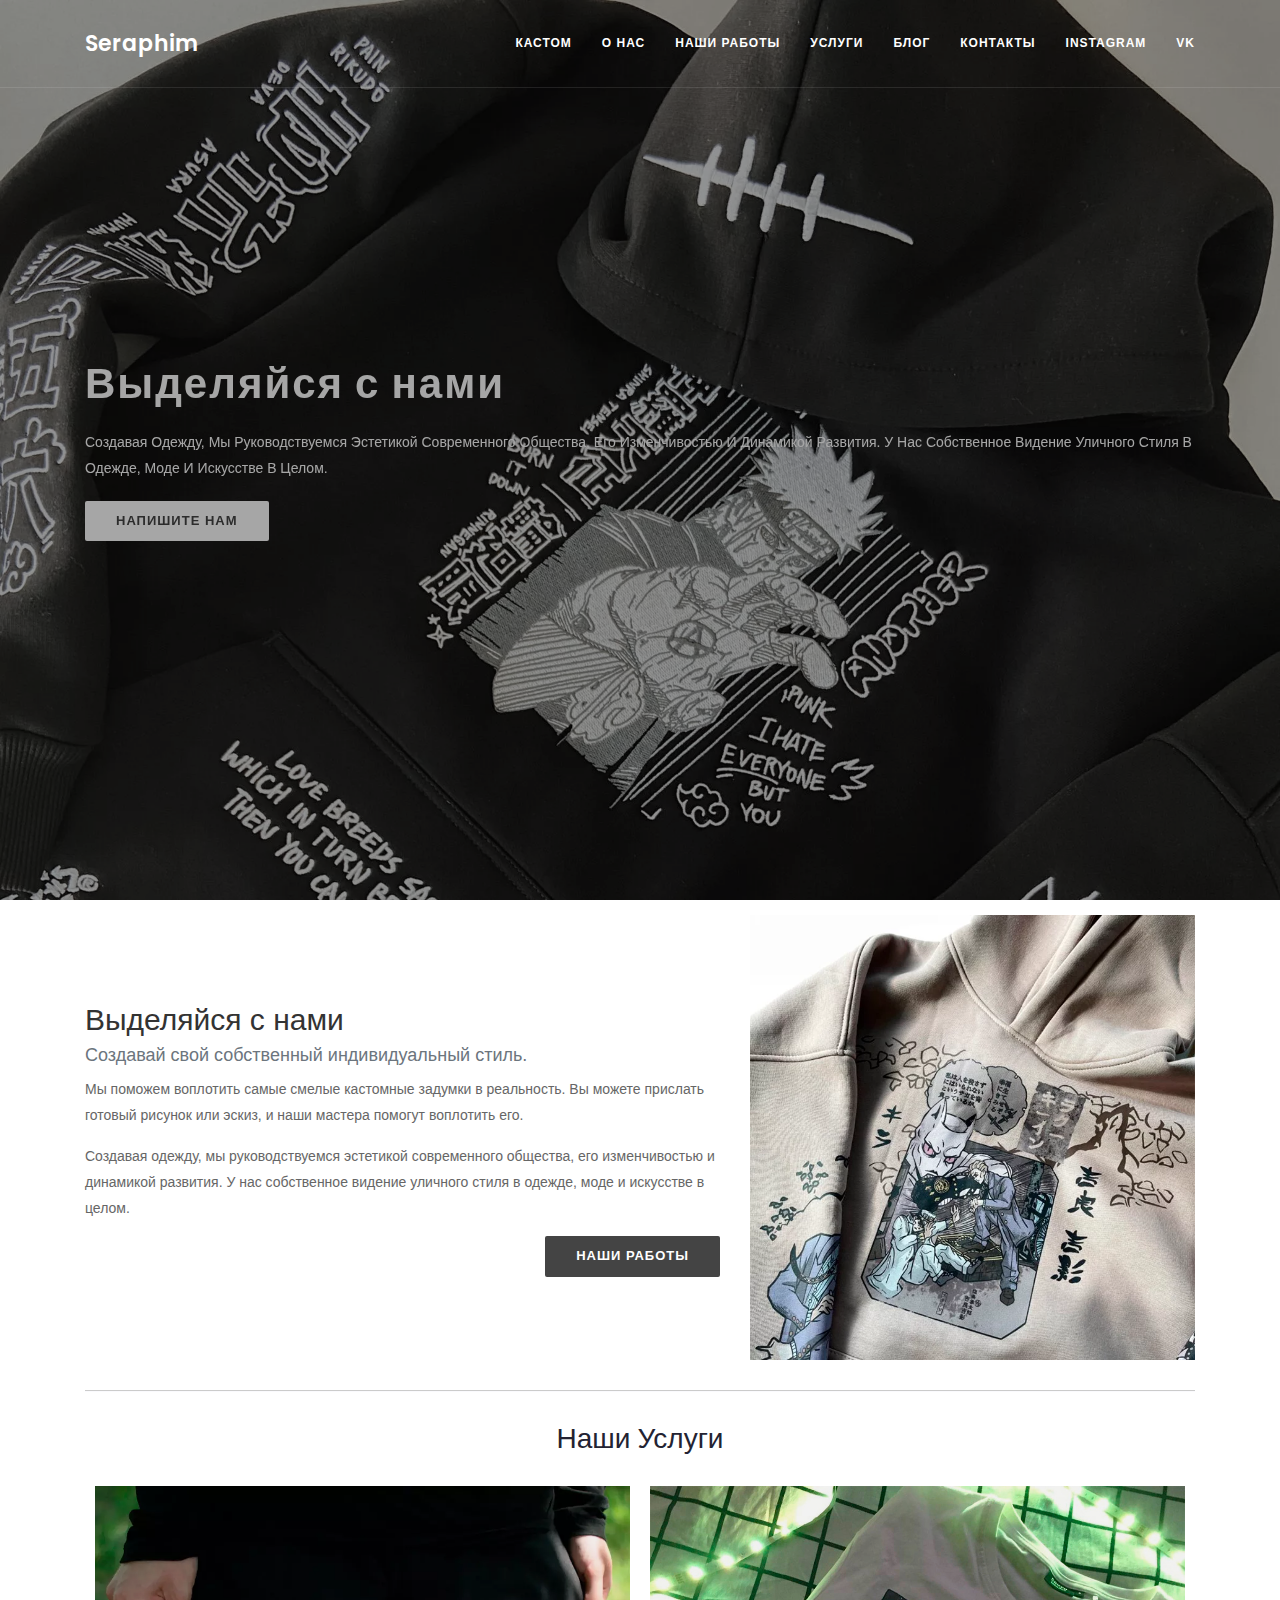
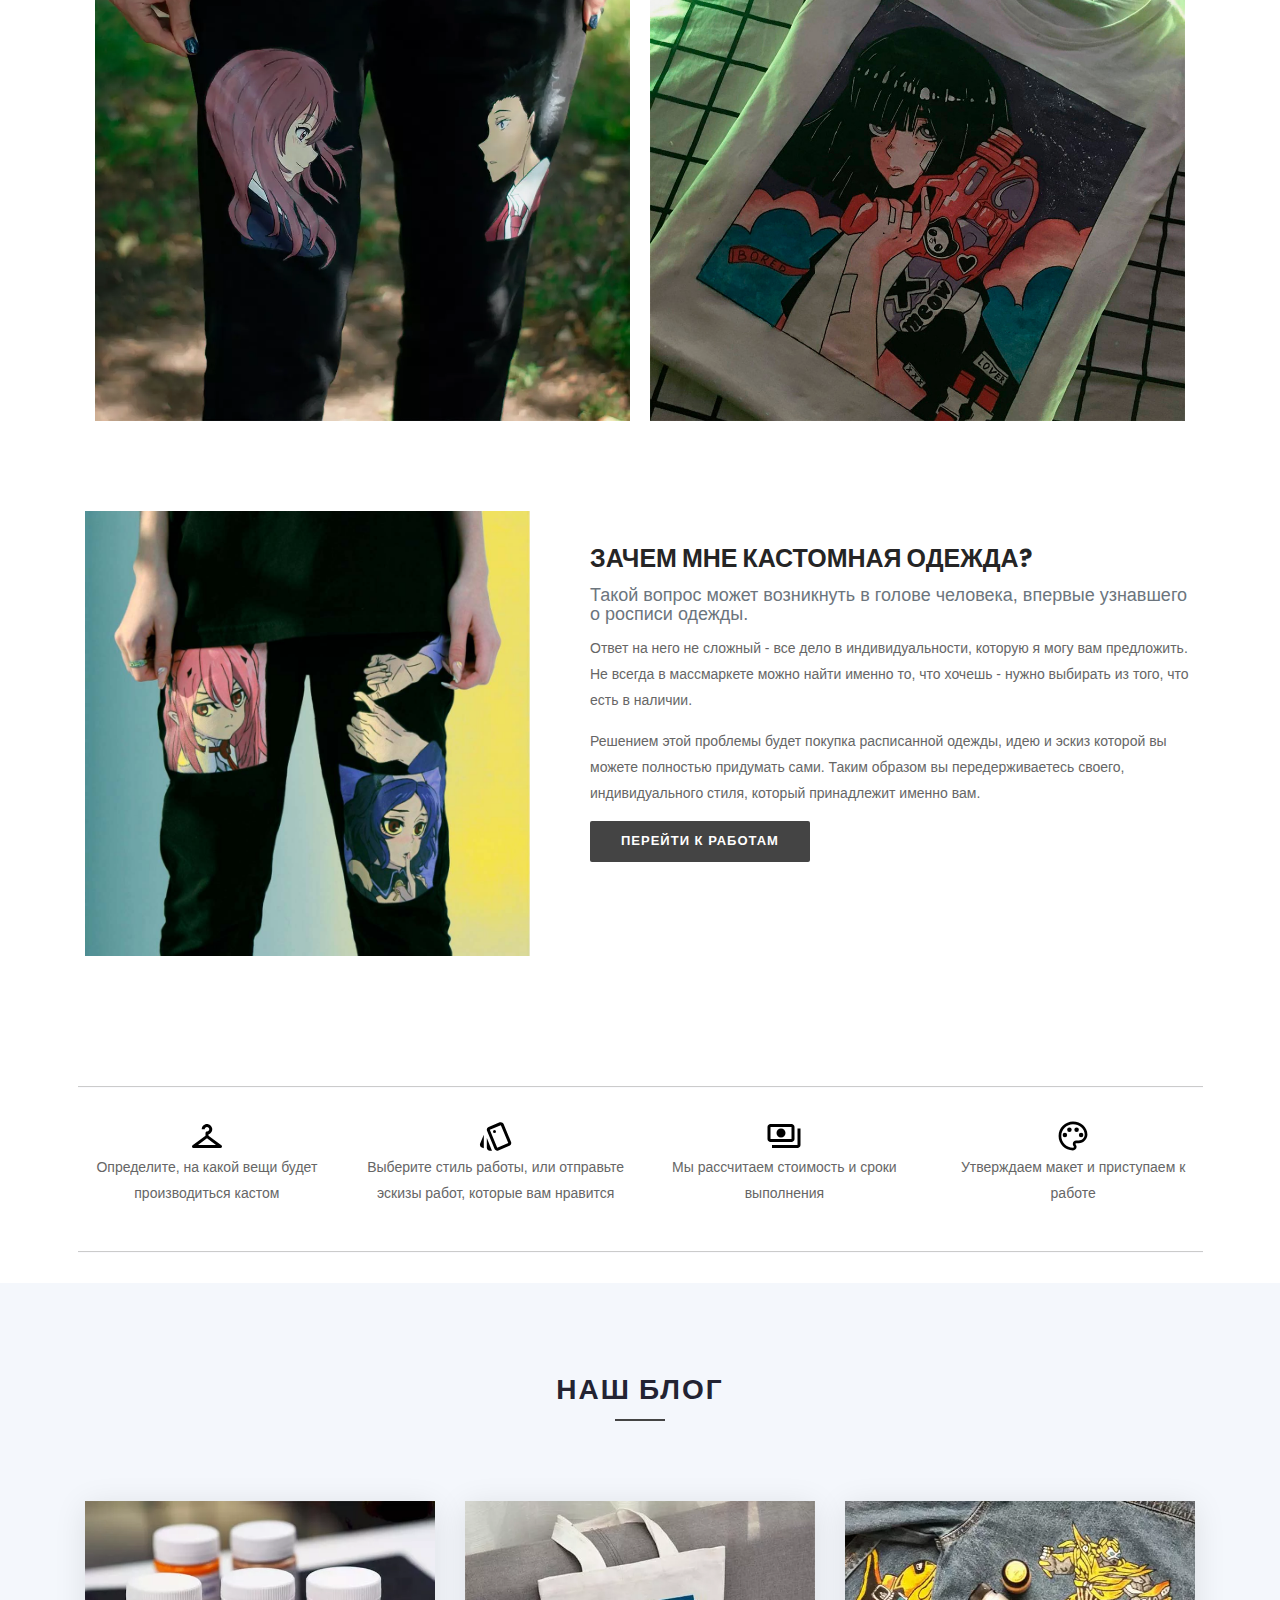
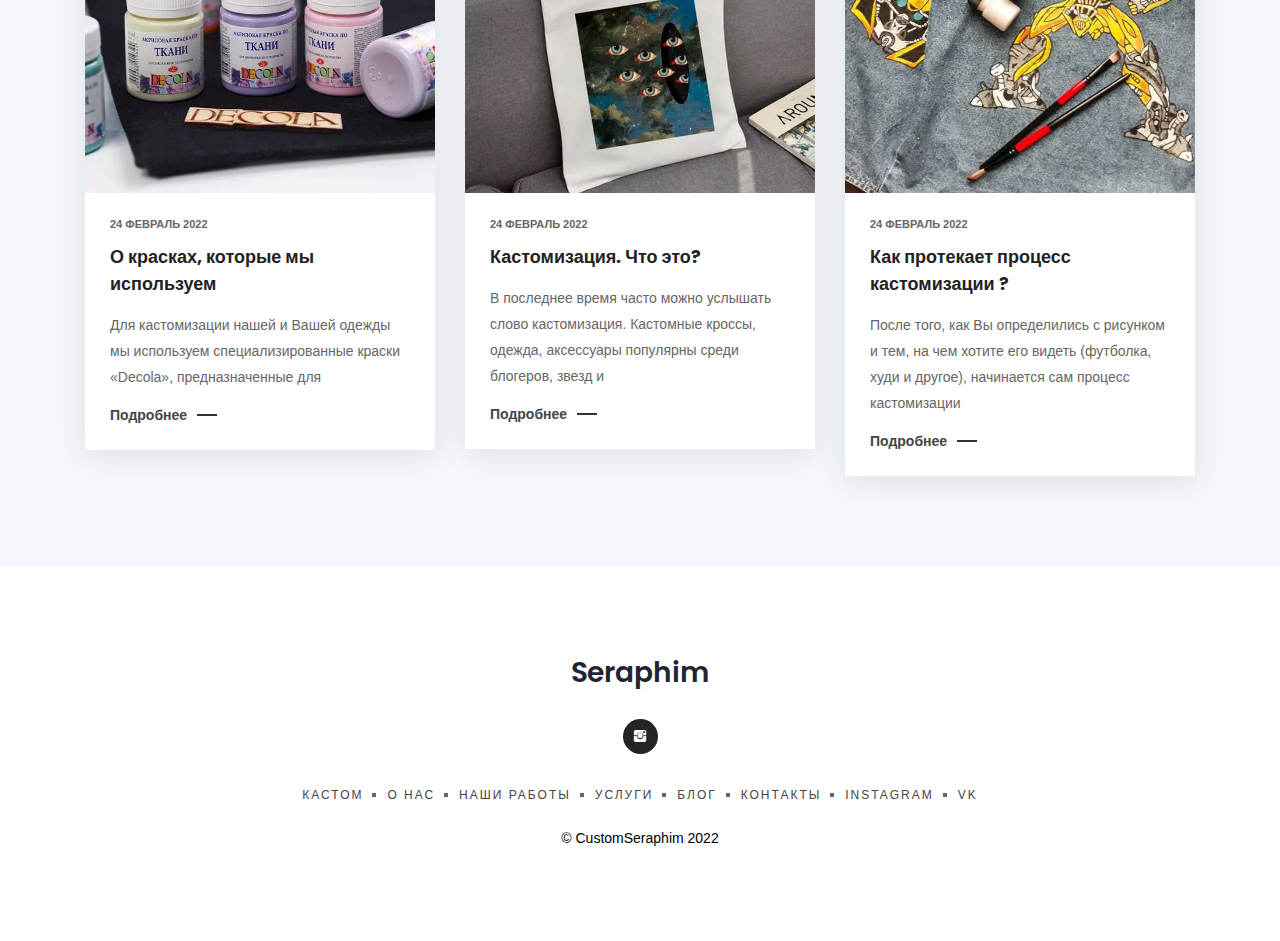
<file: index.html>
<!doctype html>
<html lang="ru">

<head>
    <meta charset="UTF-8" />
    <meta http-equiv="X-UA-Compatible" content="IE=edge" />
    <meta name="viewport" content="width=device-width, initial-scale=1.0" />
    <meta name="keywords" content="CustomSeraphim, Кастом одежды, Кастомизация одежды, Услуги кастома, Кастом обуви, Аниме кастом" />
    <meta name="yandex-verification" content="98854886e16165b7" />
    <title>Кастомизация одежды и другое в Омске | CustomSeraphim</title>
    <meta name="description" content="Custom Seraphim — это маленькая группа дизайнеров, которая помогает воплотить самые смелые кастомные задумки в реальность. Вы можете прислать готовый рисунок или эскиз, и наши мастера помогут воплотить его." />
    <meta name="viewport" content="width=device-width, initial-scale=1">
    <!-- favicon icon -->
    <link rel="icon" href="images/favicon.ico" type="images/x-icon" />
    <meta property="og:title" content="Кастомизация одежды и другое в Омске | CustomSeraphim" />
    <meta property="og:type" content="article" />
    <meta property="og:image" content="https://customseraphim.ru/images/IMG_3482-1-scaled.webp" />
    <meta property="og:description" content="Custom Seraphim — это маленькая группа дизайнеров, которая помогает воплотить самые смелые кастомные задумки в реальность. Вы можете прислать готовый рисунок или эскиз, и наши мастера помогут воплотить его." />

    <!-- All CSS Files Here -->
    <link href="oldcss/bootstrap-reboot.css" rel="stylesheet" />
    <link href="oldcss/bootstrap.min.css" rel="stylesheet" />
    <link href="oldcss/style.css" rel="stylesheet" />
    <link rel="stylesheet" href="css/bootstrap.min.css">
    <link rel="stylesheet" href="css/et-line-fonts.css">
    <link rel="stylesheet" href="css/ionicons.min.css">
    <link rel="stylesheet" href="css/magnific-popup.css">
    <link rel="stylesheet" href="css/meanmenu.css">
    <link rel="stylesheet" href="css/global.css">
    <link rel="stylesheet" href="style.css">
    <link rel="stylesheet" href="css/responsive.css">
    <!-- <script src="js/vendor/modernizr-2.8.3.min.js"></script> -->
</head>

<body>

    <!-- Add your site or application content here -->
    <!-- PRELOADER -->
    <div class="page-loader">
        <div class="loader">Loading...</div>
    </div>
    <!-- /PRELOADER -->
    <!-- header start -->
    <header id="sticky-header" class="header-fixed header-transparent">
        <div class="header-area">
            <div class="container sm-100">
                <div class="row">
                    <div class="col-md-3 col-sm-2">
                        <div class="logo text-upper">
                            <h4><a href="index.html">Seraphim</a></h4>
                        </div>
                    </div>
                    <div class="col-md-9 col-sm-10">
                        <div class="menu-area hidden-xs">
                            <nav>
                                <ul class="basic-menu clearfix">
                                    <li><a href="index.html">Кастом</a></li>
                                    <li><a href="about.html">О нас</a></li>
                                    <li><a href="OurWork.html">Наши работы</a></li>
                                    <li><a href="services.html">Услуги</a></li>
                                    <li><a href="blog.html">Блог</a></li>
                                    <li><a href="about.html">Контакты</a></li>
                                    <li><a target="_blank" href="https://www.instagram.com/seraphimuseum/">Instagram</a></li>
                                    <li><a target="_blank" href="https://vk.com/seraphimuseum">VK</a></li>
                                </ul>
                            </nav>
                        </div>
                        <!-- basic-mobile-menu -->
                        <div class="basic-mobile-menu visible-xs">
                            <nav id="mobile-nav">
                                <ul>
                                    <li><a href="index.html">Кастом</a></li>
                                    <li><a href="about.html">О нас</a></li>
                                    <li><a href="OurWork.html">Наши работы</a></li>
                                    <li><a href="services.html">Услуги</a></li>
                                    <li><a href="blog.html">Блог</a></li>
                                    <li><a href="about.html">Контакты</a></li>
                                    <li>
                                        <a target="_blank" href="https://www.instagram.com/seraphimuseum/">Instagram</a>
                                    </li>
                                    <li>
                                        <a target="_blank" href="https://vk.com/seraphimuseum">VK</a>
                                    </li>
                                </ul>
                            </nav>
                        </div>
                    </div>
                </div>
            </div>
        </div>
    </header>
    <!-- header end -->

    <!-- basic-slider start -->
    <div class="basic-slider height-100-vh bg" style="background-image: url(images/IMG_3482-1-scaled.webp); filter: brightness(0.65) grayscale(0.5);">
        <div class="container">
            <div class="hero-caption">
                <div class="slider-content hero-text  text-Akel">
                    <h2>Выделяйся с нами</h2>
                    <p>Cоздавая одежду, мы руководствуемся эстетикой современного общества, его изменчивостью и динамикой развития. У нас собственное видение уличного стиля в одежде, моде и искусстве в целом.</p>
                    <a class="btn" target="_blank" href="https://vk.com/im?sel=-211511036">Напишите нам</a>
                </div>
            </div>
        </div>
    </div>
    <!-- basic-slider end -->
    <!-- basic-portfolio-area start -->


    <!-- начало бывшой части сайта   -->
    <div class="container-lg">
        <div class=" container-lg">
            <section class="row align-items-center mt-4">
                <div class="col-xl-7 col-lg-7 col-md-7">
                    <h2 class="h2 fw-bo1ld">Выделяйся с нами</h2>
                    <h3 class="h4 text-secondary">
                        Создавай свой собственный индивидуальный стиль.
                    </h3>
                    <p>Мы поможем воплотить самые смелые кастомные задумки в реальность. Вы можете прислать готовый рисунок или эскиз, и наши мастера помогут воплотить его.</p>
                    <p>Cоздавая одежду, мы руководствуемся эстетикой современного общества, его изменчивостью и динамикой развития. У нас собственное видение уличного стиля в одежде, моде и искусстве в целом.</p>
                    <div class="d-flex justify-content-md-end justify-content-center align-content-center h-100">
                        <div class="text-center">
                            <a class="btn smoth-scroll mb-4" href="OurWork.html">Наши работы</a>
                        </div>
                    </div>
                </div>
                <div class="col-xl-5 col-lg-5 col-md-5">
                    <!-- <img src="images/18.jpg" class="img-fluid midari" alt="" /> -->
                    <img class="img-fluid" src="images/IMG_2564.webp" alt="" />
                </div>
            </section>
        </div>

        <section class="interblock">
            <div class="container-lg">
                <hr class="featurette-divider" />
                <h3 class="text-center khj">Наши Услуги</h3>
                <div class="vibor_clothes_block">
                    <div class="stop_transform_block">
                        <div class="q43">
                            <img class="img-fluid vibor_clothes" src="images/12.webp" alt="" />
                            <div class="hover_main_text_services">
                                <h3 class="text-center text-white">Кастомизация одежды</h3>
                                <div class="fer">
                                    <a href="services.html" class="new_button -regular" style="box-shadow: none;">Описание</a>
                                </div>
                            </div>
                        </div>
                    </div>

                    <div class="stop_transform_block">
                        <img class="img-fluid vibor_clothes" src="images/221503643_267233288537364_5374348923510750626_n.jpg" alt="" />
                        <!-- <img class="img-fluid vibor_clothes" src="images/bag/symka.jpg" alt="" /> -->
                        <div class="hover_main_text_services">
                            <h3 class="text-center text-white">
                                Роспись на любом материале
                            </h3>
                            <div class="fer">
                                <a href="services.html" class="new_button -regular" style="box-shadow: none;">Описание</a>
                            </div>
                        </div>
                    </div>
                </div>
            </div>
        </section>

    </div>

    <!-- конец бывшой части сайта   -->

    <div id="about" class="features-area pt-90 pb-70">
        <div class="container">
            <div class="row">
                <div class="col-xl-5 col-lg-5 col-md-5">
                    <div class="about-me mb-30">
                        <img src="images/18.jpg" alt="">
                    </div>
                </div>
                <div class="col-xl-7 col-lg-7 col-md-7">
                    <div class="about-me-info mt-30 mb-30 pl-30">
                        <h2>ЗАЧЕМ МНЕ КАСТОМНАЯ ОДЕЖДА?</h2>
                        <h5 class="h4 text-secondary">
                            Такой вопрос может возникнуть в голове человека, впервые узнавшего о росписи одежды.
                        </h5>
                        <p> Ответ на него не сложный - все дело в индивидуальности, которую я могу вам предложить. Не всегда в массмаркете можно найти именно то, что хочешь - нужно выбирать из того, что есть в наличии.</p>
                        <p>Решением этой проблемы будет покупка расписанной одежды, идею и эскиз которой вы можете полностью придумать сами. Таким образом вы передерживаетесь своего, индивидуального стиля, который принадлежит именно вам.</p>

                        <a href="OurWork.html" class="btn smoth-scroll">Перейти к работам</a>
                    </div>
                </div>
            </div>
        </div>
    </div>
    <!-- basic-portfolio-area end -->
    <div class="container-lg">
        <hr class="featurette-divider" />
        <section class="row text-center">
            <div class="col-sm-3">
                <img src="images/checkroom_black_36dp.svg" alt="" />
                <p>Определите, на какой вещи будет производиться кастом</p>
            </div>
            <div class="col-sm-3">
                <img src="images/style_black_36dp.svg" alt="" />
                <p>
                    Выберите стиль работы, или отправьте эскизы работ, которые вам нравится
                </p>
            </div>
            <div class="col-sm-3">
                <img src="images/payments_black_36dp.svg" alt=" " />
                <p>Мы рассчитаем стоимость и сроки выполнения</p>
            </div>

            <div class="col-sm-3">
                <img src="images/palette_black_36dp.svg " alt=" " />
                <p>Утверждаем макет и приступаем к работе</p>
            </div>
        </section>
        <hr class="featurette-divider" />
    </div>
    <!-- basic-blog-area -->
    <div class="basic-blo-area gray-bg pt-90 pb-50">
        <div class="container">
            <div class="area-title text-center">
                <h2>Наш блог</h2>
            </div>
            <div class="row">
                <div class="col-md-4 blog-item mb-40">
                    <div class="blog-wrapper blog-column">
                        <div class="blog-thumb">
                            <a href="blog/blog1.html">
                                <img src="images/decolajpg.webp" alt="" />
                            </a>
                        </div>
                        <div class="blog-desc">
                            <div class="meta-info">
                                <ul>
                                    <li class="posts-time">24 Февраль 2022</li>
                                </ul>
                            </div>
                            <div class="blog-content">
                                <h2 class="blog-title">
                                    <a href="blog/blog1.html">О красках, которые мы используем</a>
                                </h2>
                                <p>Для кастомизации нашей и Вашей одежды мы используем специализированные краски «Decola», предназначенные для
                                </p>
                            </div>
                            <div class="link-box">
                                <a href="blog/blog1.html">Подробнее</a>
                            </div>
                        </div>
                    </div>
                </div>
                <div class="col-md-4 blog-item mb-40">
                    <div class="blog-wrapper blog-column">
                        <div class="blog-thumb">
                            <a href="blog/blog2.html">
                                <img src="images/castomjpg.webp" alt="" />
                            </a>
                        </div>
                        <div class="blog-desc">
                            <div class="meta-info">
                                <ul>
                                    <li class="posts-time">24 Февраль 2022
                                    </li>
                                </ul>
                            </div>
                            <div class="blog-content">
                                <h2 class="blog-title">
                                    <a href="blog/blog2.html">Кастомизация. Что это?</a>
                                </h2>
                                <p>В последнее время часто можно услышать слово кастомизация. Кастомные кроссы, одежда, аксессуары популярны среди блогеров, звезд и</p>
                            </div>
                            <div class="link-box">
                                <a href="blog/blog2.html">Подробнее</a>
                            </div>
                        </div>
                    </div>
                </div>
                <div class="col-md-4 blog-item mb-40">
                    <div class="blog-wrapper blog-column">
                        <div class="blog-thumb">
                            <a href="blog/blog3.html">
                                <img src="images/tranformerjpg.webp" alt="" />
                            </a>
                        </div>
                        <div class="blog-desc">
                            <div class="meta-info">
                                <ul>
                                    <li class="posts-time">24 Февраль 2022</li>
                                </ul>
                            </div>
                            <div class="blog-content">
                                <h2 class="blog-title">
                                    <a href="blog/blog3.html">Как протекает процесс кастомизации ? </a>
                                </h2>
                                <p>После того, как Вы определились с рисунком и тем, на чем хотите его видеть (футболка, худи и другое), начинается сам процесс кастомизации</p>
                            </div>
                            <div class="link-box">
                                <a href="blog/blog3.html">Подробнее</a>
                            </div>
                        </div>
                    </div>
                </div>
            </div>
        </div>
    </div>
    <!-- basic-blog-area end -->
    <!-- footer start -->
    <footer>
        <div class="basic-footer text-center ptb-90">
            <div class="container">
                <div class="footer-logo mb-30">
                    <h3><a href="index.html">Seraphim</a></h3>
                </div>
                <div class="social-icon">
                    <a target="_blank" href="https://www.instagram.com/seraphimuseum/"><i class="ion-social-instagram"></i></a>
                </div>
                <div class="footer-menu mt-30">
                    <nav>
                        <ul>
                            <li><a href="index.html">Кастом</a></li>
                            <li><a href="about.html">О нас</a></li>
                            <li><a href="OurWork.html">Наши работы</a></li>
                            <li><a href="services.html">Услуги</a></li>
                            <li><a href="blog.html">Блог</a></li>
                            <li><a href="about.html">Контакты</a></li>
                            <li>
                                <a target="_blank" href="https://www.instagram.com/seraphimuseum/">Instagram</a>
                            </li>
                            <li>
                                <a target="_blank" href="https://vk.com/seraphimuseum">VK</a>
                            </li>
                        </ul>
                    </nav>
                </div>
                <div class="copyright mt-20">
                    <p><a target="_blank" href="https://customseraphim.ru/">© CustomSeraphim 2022</a></p>
                </div>
            </div>
        </div>
    </footer>
    <!-- footer end -->

    <div class="script">
        <script src="oldjs/jquery-3.5.1.min.js "></script>
        <script src="oldjs/popper.min.js "></script>
        <script src="oldjs/bootstrap.min.js "></script>
        <script src="oldjs/main.js "></script>
        <!-- Yandex.Metrika counter -->
        <script type="text/javascript">
            (function(m, e, t, r, i, k, a) {
                m[i] = m[i] || function() {
                    (m[i].a = m[i].a || []).push(arguments)
                };
                m[i].l = 1 * new Date();
                k = e.createElement(t), a = e.getElementsByTagName(t)[0], k.async = 1, k.src = r, a.parentNode.insertBefore(k, a)
            })
            (window, document, "script", "https://mc.yandex.ru/metrika/tag.js", "ym");

            ym(86991843, "init", {
                clickmap: true,
                trackLinks: true,
                accurateTrackBounce: true,
                webvisor: true
            });
        </script>
        <noscript><div><img src="https://mc.yandex.ru/watch/86991843" style="position:absolute; left:-9999px;" alt="" /></div></noscript>
        <!-- /Yandex.Metrika counter -->

        <!-- Global site tag (gtag.js) - Google Analytics -->
        <script async src="https://www.googletagmanager.com/gtag/js?id=UA-217282194-1"></script>
        <script>
            window.dataLayer = window.dataLayer || [];

            function gtag() {
                dataLayer.push(arguments);
            }
            gtag('js', new Date());

            gtag('config', 'UA-217282194-1');
        </script>


    </div>


    <!-- All js plugins here -->
    <script src="js/vendor/jquery-1.12.0.min.js"></script>
    <script src="js/bootstrap.min.js"></script>
    <script src="js/isotope.pkgd.min.js"></script>
    <script src="js/imagesloaded.pkgd.min.js"></script>
    <script src="js/jquery.magnific-popup.min.js"></script>
    <script src="js/jquery.meanmenu.js"></script>
    <script src="js/plugins.js"></script>
    <script src="js/main.js"></script>
</body>

</html>
</file>
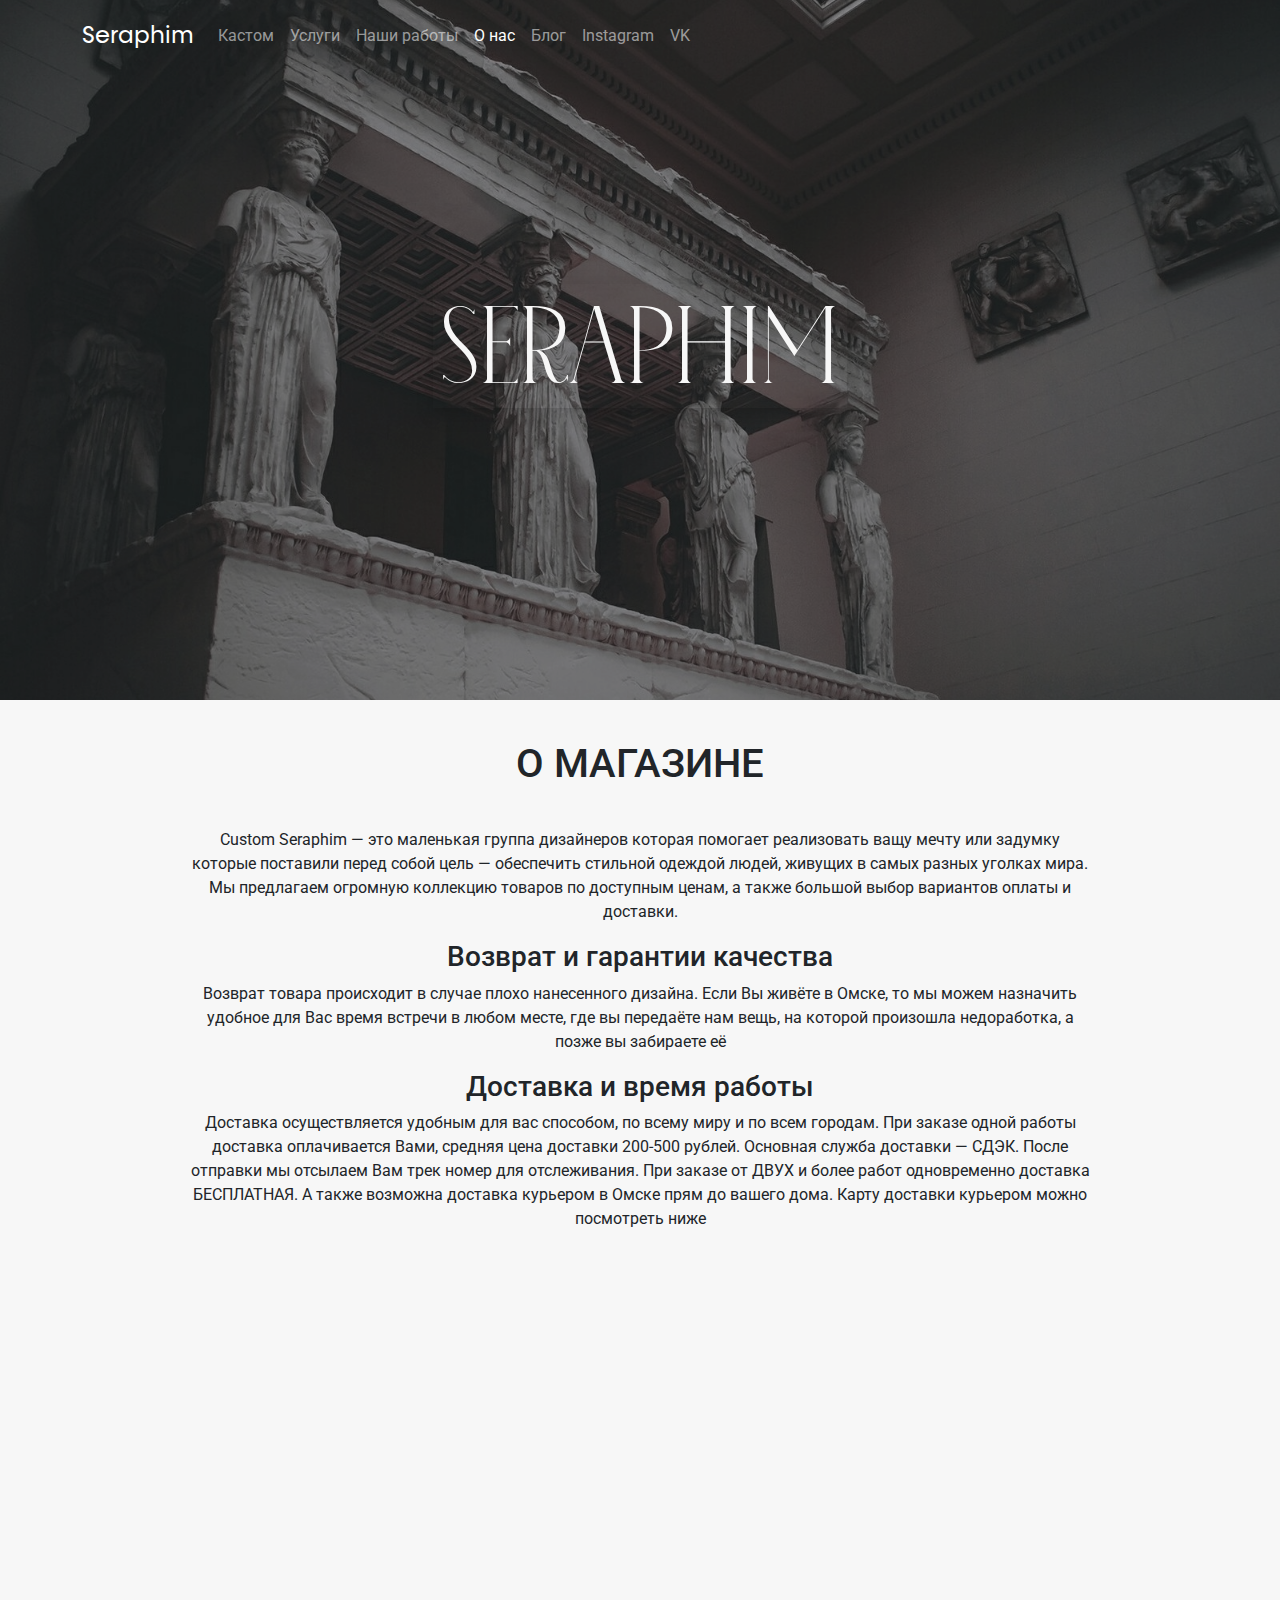
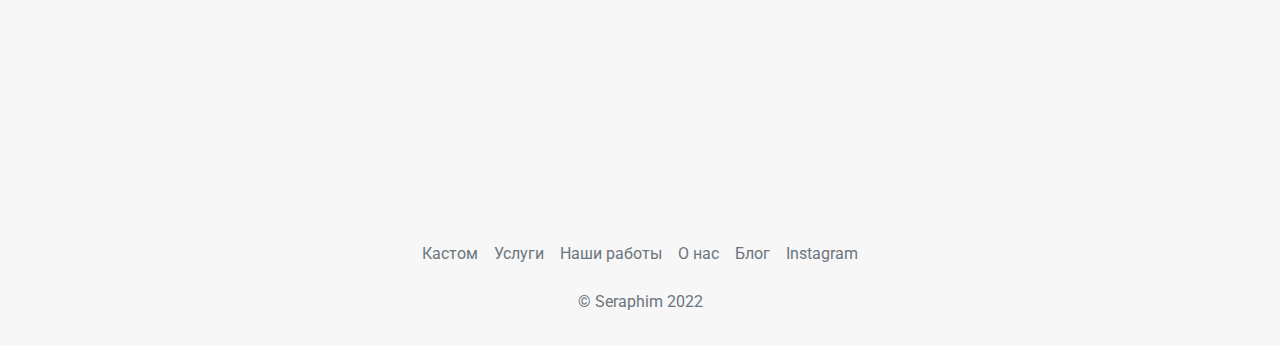
<file: about.html>
<!DOCTYPE html>
<html lang="ru">

<head>
    <meta charset="UTF-8">
    <meta http-equiv="X-UA-Compatible" content="IE=edge">
    <meta name="viewport" content="width=device-width, initial-scale=1.0">
    <meta name="yandex-verification" content="98854886e16165b7" />
    <title>О нас | CustomSeraphim - студия кастомизации в Омске</title>
    <meta name="description" content="Мы поможем воплотить самые смелые кастомные задумки в реальность. Вы можете прислать готовый рисунок или эскиз, и наши мастера помогут воплотить его.">
    <link href="oldcss/bootstrap-reboot.css" rel="stylesheet">
    <link href="oldcss/bootstrap.min.css" rel="stylesheet">
    <link rel="preconnect" href="https://fonts.googleapis.com">
    <link rel="preconnect" href="https://fonts.gstatic.com" crossorigin>
    <link href="https://fonts.googleapis.com/css2?family=Roboto:wght@300&display=swap" rel="stylesheet">
    <link rel="icon" href="images/favicon.ico" type="images/x-icon">
    <link href="oldcss/style.css" rel="stylesheet">
</head>



<body>
    <div class="container-fluid text-center nopd position-relative">
        <div class="bgBanner">
            <div class="imgSeraphimHeader">
                <img class="imgHeaderSeraphim position-absolute top-0 start-0" src="images/12.jpg" alt="">
                <header>
                    <nav class="navbar navbar-expand-sm navbar-dark  ">
                        <div class="container-lg instagram-relative">
                            <a class="navbar-brand engFont Seraphim" href="index.html">Seraphim</a>
                            <button class="navbar-toggler" type="button" data-bs-toggle="collapse" data-bs-target="#navbarSupportedContent" aria-controls="navbarSupportedContent" aria-expanded="false" aria-label="Toggle navigation"><span class="navbar-toggler-icon"></span></button>
                            <div class="collapse navbar-collapse" id="navbarSupportedContent">
                                <ul class="navbar-nav me-auto mb-2 mb-lg-0 ">
                                    <li class="nav-item">
                                        <a class="nav-link" href="index.html">Кастом</a>
                                    </li>
                                    <li class="nav-item">
                                        <a class="nav-link" href="services.html">Услуги</a>
                                    </li>
                                    <li class="nav-item">
                                        <a class="nav-link" href="OurWork.html">Наши работы</a>
                                    </li>
                                    <li class="nav-item">
                                        <a class="nav-link active" href="about.html">О нас </a>
                                    </li>
                                    <li class="nav-item">
                                        <a class="nav-link" href="blog.html">Блог </a>
                                    </li>
                                    <li class="nav-item last-Instag2ram">
                                        <a class="nav-link" target="_blank" href="https://www.instagram.com/seraphimuseum/">Instagram </a>
                                    </li>
                                    <li class="nav-item">
                                        <a class="nav-link" target="_blank" href="https://vk.com/seraphimuseum">VK</a>
                                    </li>
                                </ul>

                            </div>
                        </div>
                    </nav>

                </header>
            </div>
            <div class="BannerTextSeraphim">
                <h1 class="SeraphimGeneral h1 shadow p-2">Seraphim</h1>
            </div>
        </div>

    </div>
    <div class="container-lg text-center">
        <div class="about_row">
            <h1 class="about_shop">О МАГАЗИНЕ</h1>
            <div class="about_text">
                <p>Custom Seraphim — это маленькая группа дизайнеров которая помогает реализовать ващу мечту или задумку которые поставили перед собой цель — обеспечить стильной одеждой людей, живущих в самых разных уголках мира. Мы предлагаем огромную коллекцию
                    товаров по доступным ценам, а также большой выбор вариантов оплаты и доставки.</p>
            </div>
            <h3>Возврат и гарантии качества</h3>
            <div class="about_text">
                <p>Возврат товара происходит в случае плохо нанесенного дизайна. Если Вы живёте в Омске, то мы можем назначить удобное для Вас время встречи в любом месте, где вы передаёте нам вещь, на которой произошла недоработка, а позже вы забираете
                    её
                </p>
            </div>
            <h3>Доставка и время работы</h3>
            <div class="about_text">
                <p>Доставка осуществляется удобным для вас способом, по всему миру и по всем городам. При заказе одной работы доставка оплачивается Вами, средняя цена доставки 200-500 рублей. Основная служба доставки — СДЭК. После отправки мы отсылаем Вам
                    трек номер для отслеживания. При заказе от ДВУХ и более работ одновременно доставка БЕСПЛАТНАЯ. А также возможна доставка курьером в Омске прям до вашего дома. Карту доставки курьером можно посмотреть ниже</p>
            </div>

        </div>
    </div>
    <div class="container-fluid">
        <!-- <script type="text/javascript" charset="utf-8" async src="https://api-maps.yandex.ru/services/constructor/1.0/js/?um=constructor%3A57430366a9c1caccdeff53e483a6a57da18da93c10c1aa2c756d3b8bf1811fe1&amp;width=100%25&amp;height=540&amp;lang=ru_RU&amp;scroll=true"></script>-->

        <iframe src="https://yandex.ru/map-widget/v1/?um=constructor%3A57430366a9c1caccdeff53e483a6a57da18da93c10c1aa2c756d3b8bf1811fe1&amp;source=constructor" width="100%" height="540" frameborder="0"></iframe>


    </div>



    <div class="container-lg">
        <footer class="py-3 my-4 ">
            <ul class="nav justify-content-center pb-2 mb-2 ">
                <li class="nav-item "><a href="index.html" class="nav-link px-2 text-muted ">Кастом</a></li>
                <li class="nav-item "><a href="services.html" class="nav-link px-2 text-muted ">Услуги</a></li>
                <li class="nav-item "><a href="OurWork.html" class="nav-link px-2 text-muted ">Наши работы</a></li>
                <li class="nav-item "><a href="about.html" class="nav-link px-2 text-muted ">О нас</a></li>
                <li class="nav-item "><a href="blog.html" class="nav-link px-2 text-muted ">Блог</a></li>
                <li class="nav-item "><a target="_blank" href="https://www.instagram.com/seraphimuseum/" class="nav-link px-2 text-muted ">Instagram</a></li>
            </ul>
            <p class="text-center text-muted "> © Seraphim 2022</p>
        </footer>
    </div>

    <div class="script">
        <script src="oldjs/jquery-3.5.1.min.js "></script>
        <script src="oldjs/popper.min.js "></script>
        <script src="oldjs/bootstrap.min.js "></script>
        <script src="oldjs/main.js "></script>
        <!-- Yandex.Metrika counter -->
        <script type="text/javascript">
            (function(m, e, t, r, i, k, a) {
                m[i] = m[i] || function() {
                    (m[i].a = m[i].a || []).push(arguments)
                };
                m[i].l = 1 * new Date();
                k = e.createElement(t), a = e.getElementsByTagName(t)[0], k.async = 1, k.src = r, a.parentNode.insertBefore(k, a)
            })
            (window, document, "script", "https://mc.yandex.ru/metrika/tag.js", "ym");

            ym(86991843, "init", {
                clickmap: true,
                trackLinks: true,
                accurateTrackBounce: true,
                webvisor: true
            });
        </script>
        <noscript><div><img src="https://mc.yandex.ru/watch/86991843" style="position:absolute; left:-9999px;" alt="" /></div></noscript>
        <!-- /Yandex.Metrika counter -->

        <!-- Global site tag (gtag.js) - Google Analytics -->
        <script async src="https://www.googletagmanager.com/gtag/js?id=UA-217282194-1"></script>
        <script>
            window.dataLayer = window.dataLayer || [];

            function gtag() {
                dataLayer.push(arguments);
            }
            gtag('js', new Date());

            gtag('config', 'UA-217282194-1');
        </script>

    </div>
</body>

</html>
</file>
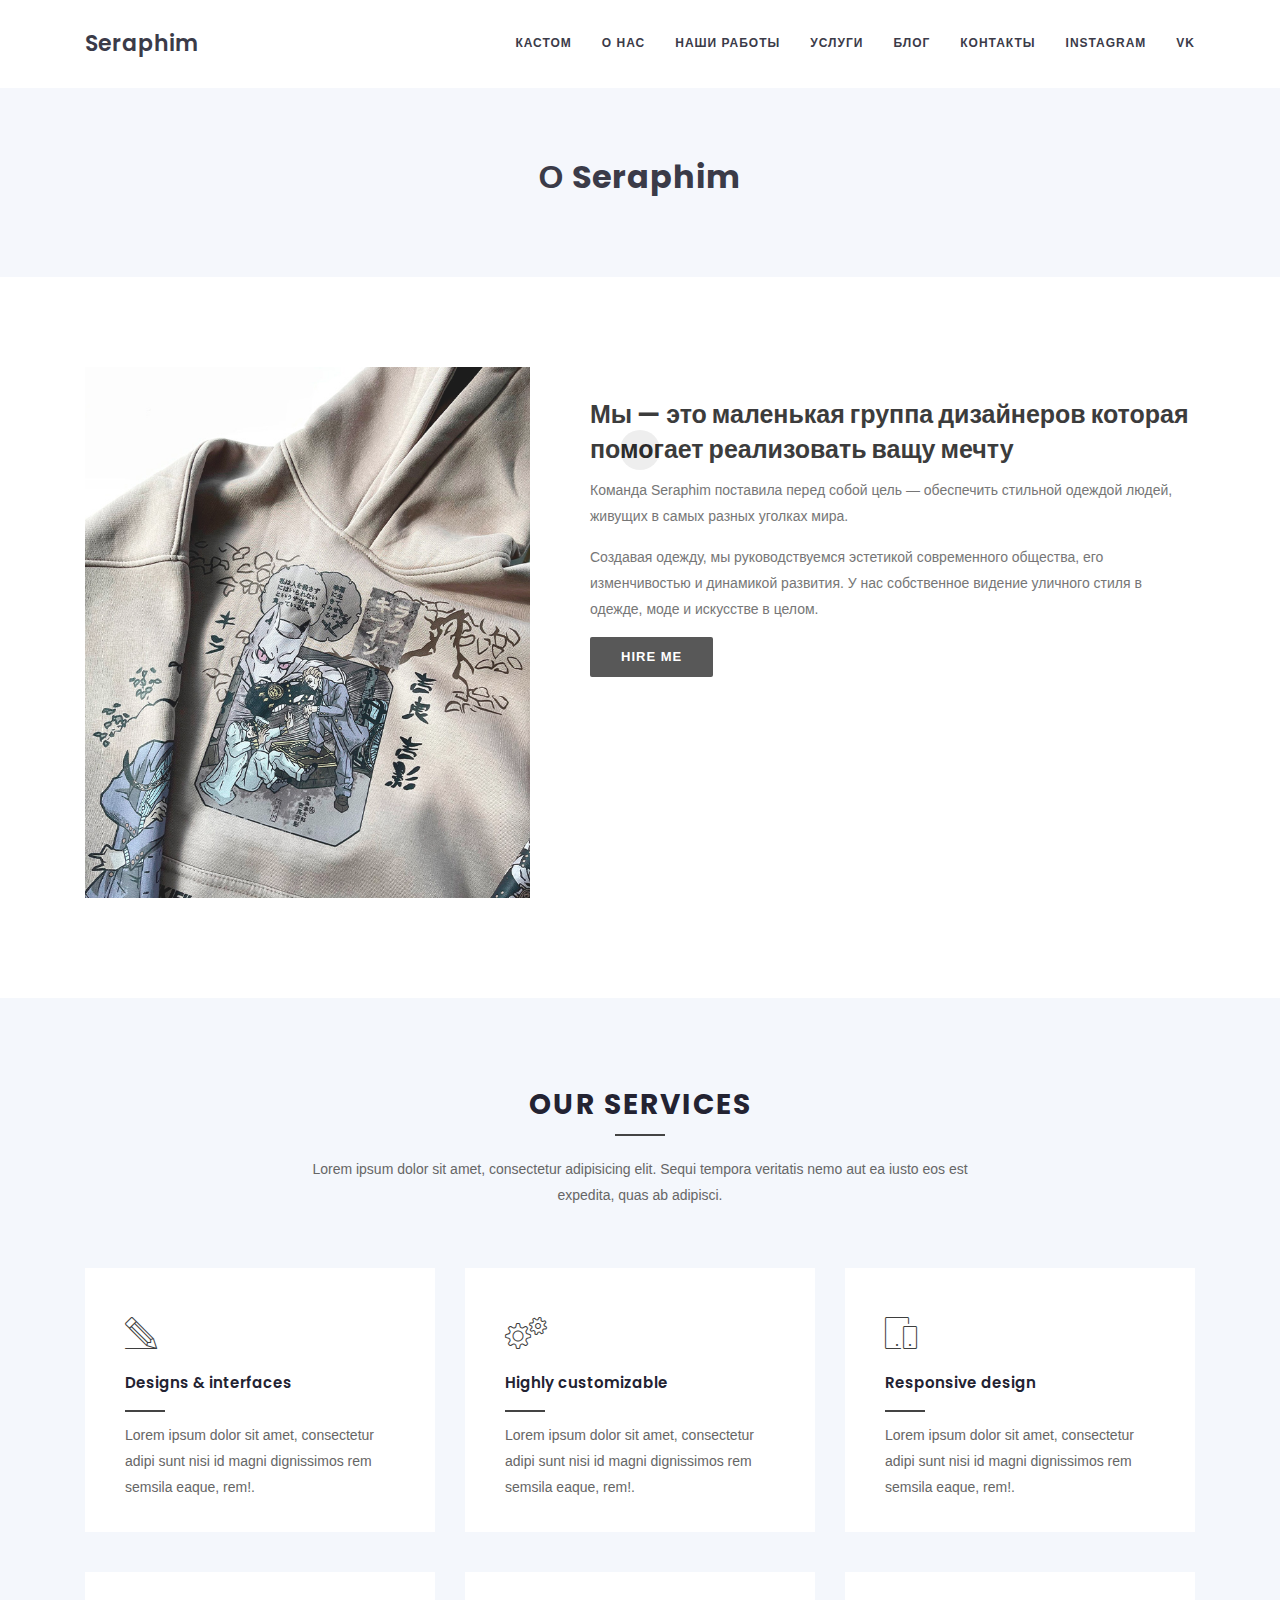
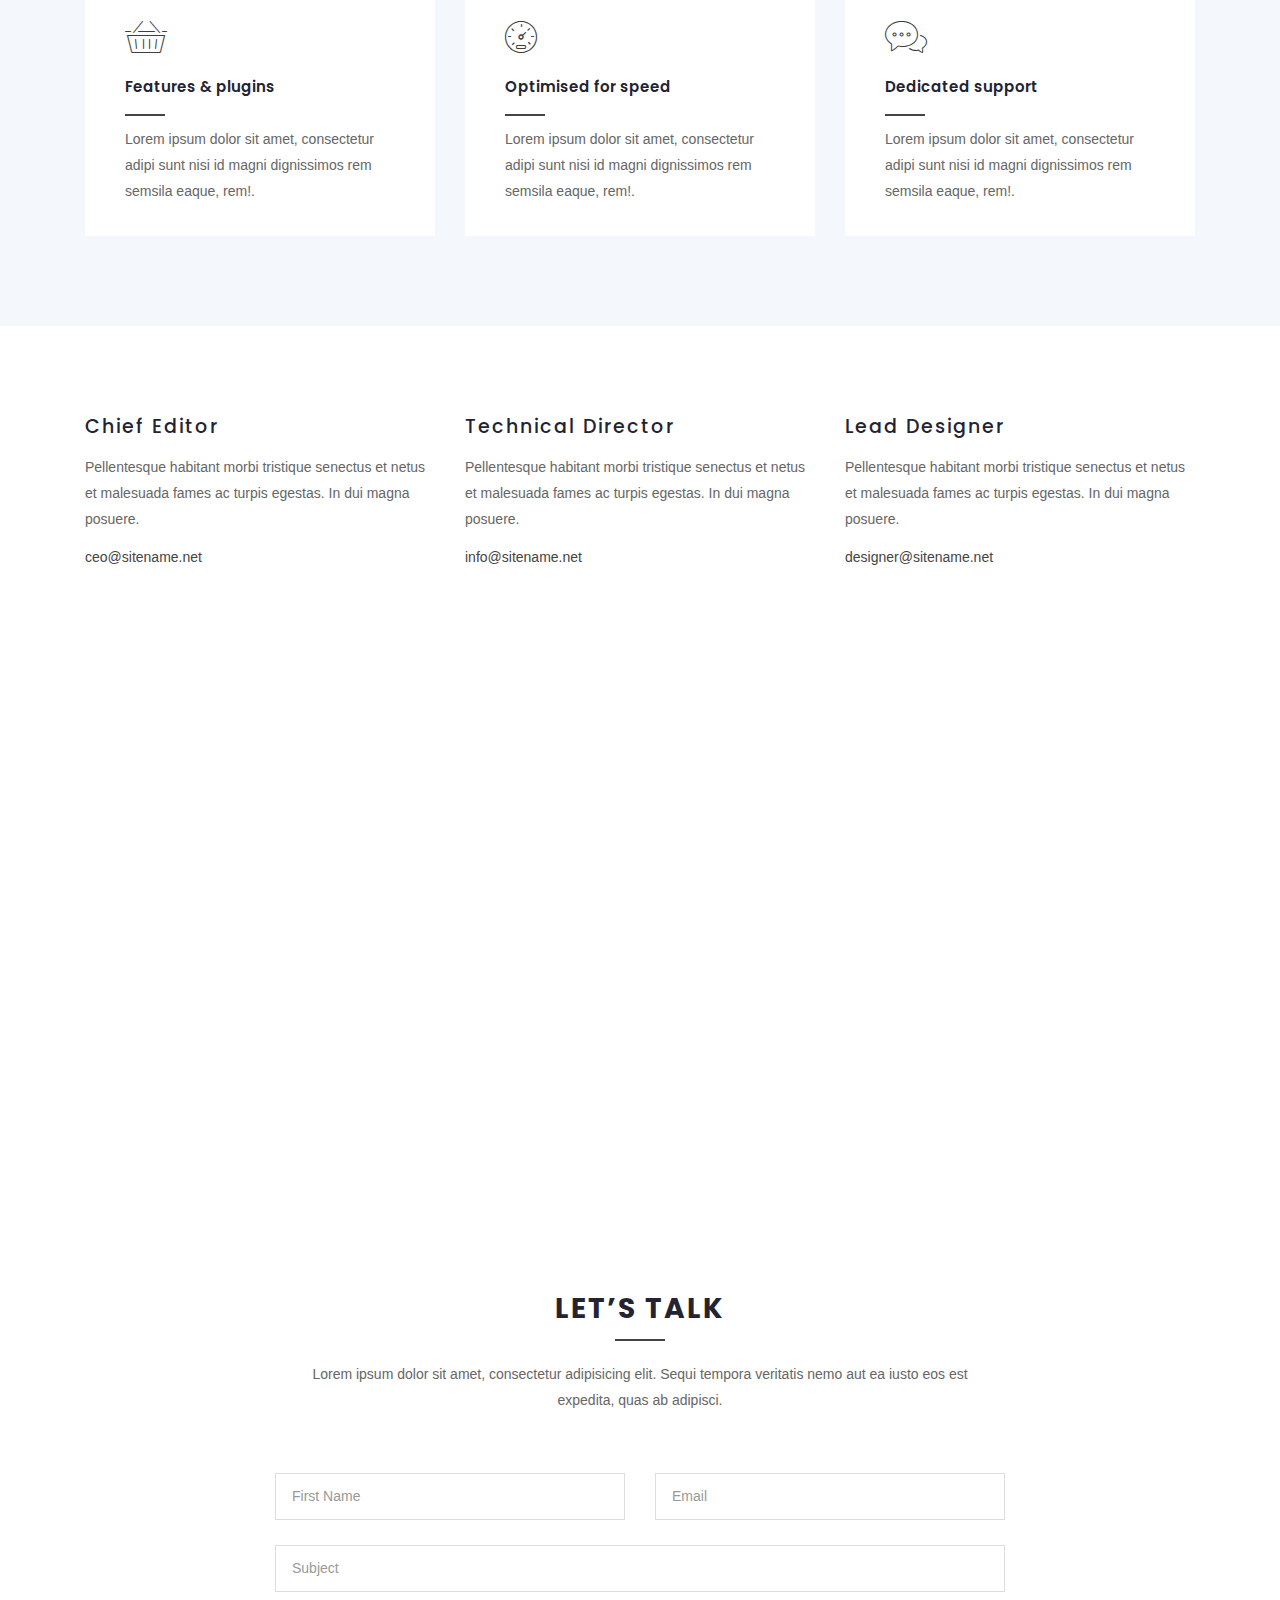
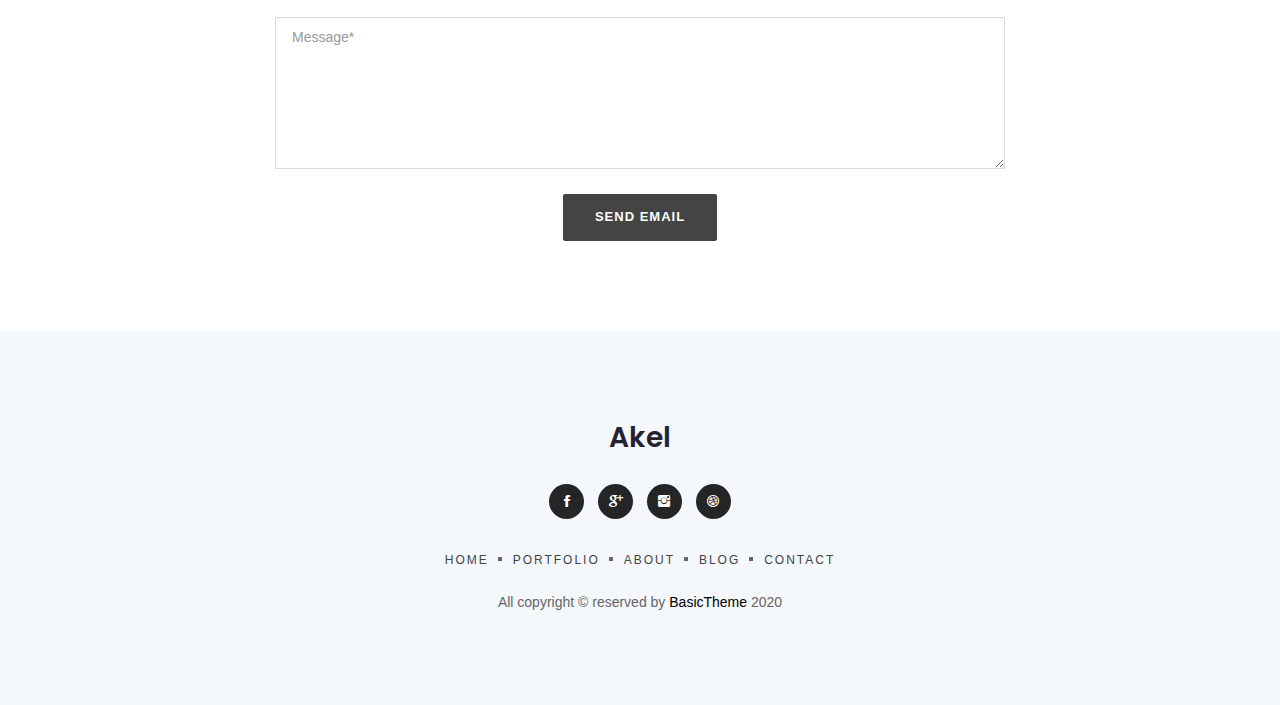
<file: about1.html>
<!doctype html>
<html class="no-js" lang="en">

<head>
    <meta charset="UTF-8">
    <meta http-equiv="X-UA-Compatible" content="IE=edge">
    <meta name="viewport" content="width=device-width, initial-scale=1.0">
    <meta name="yandex-verification" content="98854886e16165b7" />
    <title>О нас | CustomSeraphim - студия кастомизации в Омске</title>
    <meta name="description" content="Мы поможем воплотить самые смелые кастомные задумки в реальность. Вы можете прислать готовый рисунок или эскиз, и наши мастера помогут воплотить его.">
    <!-- favicon icon -->
    <link rel="icon" href="images/favicon.ico" type="images/x-icon">

    <!-- All CSS Files Here -->
    <link href="oldcss/bootstrap-reboot.css" rel="stylesheet" />
    <link href="oldcss/bootstrap.min.css" rel="stylesheet" />
    <link href="oldcss/style.css" rel="stylesheet" />
    <link rel="stylesheet" href="css/bootstrap.min.css">
    <link rel="stylesheet" href="css/et-line-fonts.css">
    <link rel="stylesheet" href="css/ionicons.min.css">
    <link rel="stylesheet" href="css/magnific-popup.css">
    <link rel="stylesheet" href="css/meanmenu.css">
    <link rel="stylesheet" href="css/global.css">
    <link rel="stylesheet" href="style.css">
    <link rel="stylesheet" href="css/responsive.css">
    <script src="js/vendor/modernizr-2.8.3.min.js"></script>
</head>

<body>
    <!--[if lt IE 8]>
            <p class="browserupgrade">You are using an <strong>outdated</strong> browser. Please <a href="http://browsehappy.com/">upgrade your browser</a> to improve your experience.</p>
        <![endif]-->

    <!-- Add your site or application content here -->
    <!-- PRELOADER -->
    <div class="page-loader">
        <div class="loader">Loading...</div>
    </div>
    <!-- /PRELOADER -->

    <!-- header start -->
    <header id="sticky-header">
        <div class="header-area">
            <div class="container sm-100">
                <div class="row">
                    <div class="col-md-3 col-sm-2">
                        <div class="logo text-upper">
                            <h4><a href="index.html">Seraphim</a></h4>
                        </div>
                    </div>
                    <div class="col-md-9 col-sm-10">
                        <div class="menu-area hidden-xs">
                            <nav>
                                <ul class="basic-menu clearfix">
                                    <li><a href="index.html">Кастом</a></li>
                                    <li><a href="about.html">О нас</a></li>
                                    <li><a href="OurWork.html">Наши работы</a></li>
                                    <li><a href="services.html">Услуги</a></li>
                                    <li><a href="blog.html">Блог</a></li>
                                    <li><a href="about.html">Контакты</a></li>
                                    <li><a target="_blank" href="https://www.instagram.com/seraphimuseum/">Instagram</a></li>
                                    <li><a target="_blank" href="https://vk.com/seraphimuseum">VK</a></li>
                                </ul>
                            </nav>
                        </div>
                        <!-- basic-mobile-menu -->
                        <div class="basic-mobile-menu visible-xs">
                            <nav id="mobile-nav">
                                <ul>
                                    <li><a href="index.html">Кастом</a></li>
                                    <li><a href="about.html">О нас</a></li>
                                    <li><a href="OurWork.html">Наши работы</a></li>
                                    <li><a href="services.html">Услуги</a></li>
                                    <li><a href="blog.html">Блог</a></li>
                                    <li><a href="about.html">Контакты</a></li>
                                    <li><a target="_blank" href="https://www.instagram.com/seraphimuseum/">Instagram</a></li>
                                    <li><a target="_blank" href="https://vk.com/seraphimuseum">VK</a></li>
                                </ul>
                            </nav>
                        </div>
                    </div>
                </div>
            </div>
        </div>
    </header>
    <!-- header end -->

    <!-- basic-breadcrumb start -->
    <div class="basic-breadcrumb-area gray-bg ptb-70">
        <div class="container">
            <div class="basic-breadcrumb text-center">
                <h3 class="">О Seraphim</h3>

            </div>
        </div>
    </div>
    <!-- basic-breadcrumb end -->

    <!-- features-area start -->
    <div id="about" class="features-area pt-90 pb-70">
        <div class="container">
            <div class="row">
                <div class="col-xl-5 col-lg-5 col-md-5">
                    <div class="about-me mb-30">
                        <img src="images/IMG_2564-700.jpg" alt="">
                    </div>
                </div>
                <div class="col-xl-7 col-lg-7 col-md-7">
                    <div class="about-me-info mt-30 mb-30 pl-30">
                        <h2>Мы — это маленькая группа дизайнеров которая помогает реализовать ващу мечту </h2>
                        <p>Команда Seraphim поставила перед собой цель — обеспечить стильной одеждой людей, живущих в самых разных уголках мира. </p>

                        <p>Cоздавая одежду, мы руководствуемся эстетикой современного общества, его изменчивостью и динамикой развития. У нас собственное видение уличного стиля в одежде, моде и искусстве в целом.</p>


                        <a href="contact.html" class="btn smoth-scroll">Hire Me</a>
                    </div>
                </div>
            </div>
        </div>
    </div>
    <!-- features-area end -->
    <!-- basic-service-area start -->
    <div class="basic-service-area gray-bg pt-90 pb-50">
        <div class="container">
            <div class="area-title text-center">
                <h2>Our Services</h2>
                <p>Lorem ipsum dolor sit amet, consectetur adipisicing elit. Sequi tempora veritatis nemo aut ea iusto eos est expedita, quas ab adipisci.</p>
            </div>
            <div class="row">
                <div class="col-md-4 col-sm-6 mb-40">
                    <div class="service-box white-bg">
                        <div class="service-icon">
                            <span class="icon-pencil"></span>
                        </div>
                        <div class="service-content">
                            <h3>Designs & interfaces</h3>
                            <p>Lorem ipsum dolor sit amet, consectetur adipi sunt nisi id magni dignissimos rem semsila eaque, rem!.</p>
                        </div>
                    </div>
                </div>
                <div class="col-md-4 col-sm-6 mb-40">
                    <div class="service-box white-bg">
                        <div class="service-icon">
                            <span class="icon-gears"></span>
                        </div>
                        <div class="service-content">
                            <h3>Highly customizable</h3>
                            <p>Lorem ipsum dolor sit amet, consectetur adipi sunt nisi id magni dignissimos rem semsila eaque, rem!.</p>
                        </div>
                    </div>
                </div>
                <div class="col-md-4 col-sm-6 mb-40">
                    <div class="service-box white-bg">
                        <div class="service-icon">
                            <span class="icon-mobile"></span>
                        </div>
                        <div class="service-content">
                            <h3>Responsive design</h3>
                            <p>Lorem ipsum dolor sit amet, consectetur adipi sunt nisi id magni dignissimos rem semsila eaque, rem!.</p>
                        </div>
                    </div>
                </div>
                <div class="col-md-4 col-sm-6 mb-40">
                    <div class="service-box white-bg">
                        <div class="service-icon">
                            <span class="icon-basket"></span>
                        </div>
                        <div class="service-content">
                            <h3>Features & plugins</h3>
                            <p>Lorem ipsum dolor sit amet, consectetur adipi sunt nisi id magni dignissimos rem semsila eaque, rem!.</p>
                        </div>
                    </div>
                </div>
                <div class="col-md-4 col-sm-6 mb-40">
                    <div class="service-box white-bg">
                        <div class="service-icon">
                            <span class="icon-speedometer"></span>
                        </div>
                        <div class="service-content">
                            <h3>Optimised for speed</h3>
                            <p>Lorem ipsum dolor sit amet, consectetur adipi sunt nisi id magni dignissimos rem semsila eaque, rem!.</p>
                        </div>
                    </div>
                </div>
                <div class="col-md-4 col-sm-6 mb-40">
                    <div class="service-box white-bg">
                        <div class="service-icon">
                            <span class="icon-chat "></span>
                        </div>
                        <div class="service-content">
                            <h3>Dedicated support</h3>
                            <p>Lorem ipsum dolor sit amet, consectetur adipi sunt nisi id magni dignissimos rem semsila eaque, rem!.</p>
                        </div>
                    </div>
                </div>
            </div>
        </div>
    </div>
    <!-- basic-service-area end -->



    <!-- basic-contact-area -->
    <div class="basic-contact-area pt-90 pb-50">
        <div class="container">
            <div class="row multi-columns-row">
                <div class="col-sm-4 col-md-4 col-lg-4 mb-40">
                    <div class="contact-person">
                        <h4>Chief Editor</h4>
                        <p>Pellentesque habitant morbi tristique senectus et netus et malesuada fames ac turpis egestas. In dui magna posuere.</p>
                        <a href="mailto:ceo@sitename.net">ceo@sitename.net</a>
                    </div>
                </div>

                <div class="col-sm-4 col-md-4 col-lg-4 mb-40">
                    <div class="contact-person">
                        <h4>Technical Director</h4>
                        <p>Pellentesque habitant morbi tristique senectus et netus et malesuada fames ac turpis egestas. In dui magna posuere.</p>
                        <a href="mailto:info@sitename.net">info@sitename.net</a>
                    </div>
                </div>

                <div class="col-sm-4 col-md-4 col-lg-4 mb-40">
                    <div class="contact-person">
                        <h4>Lead Designer</h4>
                        <p>Pellentesque habitant morbi tristique senectus et netus et malesuada fames ac turpis egestas. In dui magna posuere.</p>
                        <a href="mailto:designer@sitename.net">designer@sitename.net</a>
                    </div>
                </div>
            </div>
        </div>
    </div>
    <!-- basic-contact-area end -->

    <div class="map-area">
        <div class="container">
            <iframe src="https://yandex.ru/map-widget/v1/?um=constructor%3A57430366a9c1caccdeff53e483a6a57da18da93c10c1aa2c756d3b8bf1811fe1&amp;source=constructor" width="100%" height="540" frameborder="0"></iframe>

        </div>
    </div>
    <div class="basic-contact-form ptb-90">
        <div class="container">
            <div class="area-title text-center">
                <h2>Let’s talk</h2>
                <p>Lorem ipsum dolor sit amet, consectetur adipisicing elit. Sequi tempora veritatis nemo aut ea iusto eos est expedita, quas ab adipisci.</p>
            </div>
            <div class="row">
                <div class="col-sm-8 col-sm-offset-2">
                    <form id="contact-form" action="mail.php" method="post">
                        <div class="row">
                            <div class="col-md-6 form-group">
                                <label class="sr-only">First Name</label>
                                <input type="text" class="form-control input-lg" name="name" placeholder="First Name">
                                <p class="help-block text-danger"></p>
                            </div>
                            <div class="col-md-6 form-group">
                                <label class="sr-only">Email</label>
                                <input type="email" class="form-control input-lg" name="email" placeholder="Email">
                                <p class="help-block text-danger"></p>
                            </div>
                            <div class="col-md-12 form-group">
                                <label class="sr-only">Subject</label>
                                <input type="text" class="form-control input-lg" name="subject" placeholder="Subject">
                                <p class="help-block text-danger"></p>
                            </div>
                            <div class="col-md-12 form-group">
                                <textarea class="form-control input-lg" rows="7" name="message" placeholder="Message*"></textarea>
                                <p class="help-block text-danger"></p>
                            </div>
                            <div class="col-md-12 text-center">
                                <button type="submit" class="btn btn-lg btn-round btn-dark">Send Email</button>
                            </div>

                        </div>
                        <!-- .row -->
                    </form>
                    <!-- Ajax response -->
                    <div class="ajax-response text-center"></div>
                </div>
            </div>
        </div>
    </div>
    <footer>
        <div class="basic-footer text-center gray-bg ptb-90">
            <div class="container">
                <div class="footer-logo mb-30">
                    <h3><a href="index.html">Akel</a></h3>
                </div>
                <div class="social-icon">
                    <a href="#"><i class="ion-social-facebook"></i></a>
                    <a href="#"><i class="ion-social-googleplus"></i></a>
                    <a href="#"><i class="ion-social-instagram"></i></a>
                    <a href="#"><i class="ion-social-dribbble"></i></a>
                </div>
                <div class="footer-menu mt-30">
                    <nav>
                        <ul>
                            <li><a href="#">Home</a></li>
                            <li><a href="#">Portfolio</a></li>
                            <li><a href="#">About</a></li>
                            <li><a href="#">Blog</a></li>
                            <li><a href="#">Contact</a></li>
                        </ul>
                    </nav>
                </div>
                <div class="copyright mt-20">
                    <p>All copyright © reserved by <a href="#">BasicTheme</a> 2020</p>
                </div>
            </div>
        </div>
    </footer>


    <!-- All js plugins here -->
    <script src="js/vendor/jquery-1.12.0.min.js"></script>
    <script src="js/bootstrap.min.js"></script>
    <script src="js/isotope.pkgd.min.js"></script>
    <script src="js/imagesloaded.pkgd.min.js"></script>
    <script src="js/jquery.magnific-popup.min.js"></script>
    <script src="js/jquery.meanmenu.js"></script>
    <script src="js/plugins.js"></script>
    <script src="js/main.js"></script>
</body>

</html>
</file>
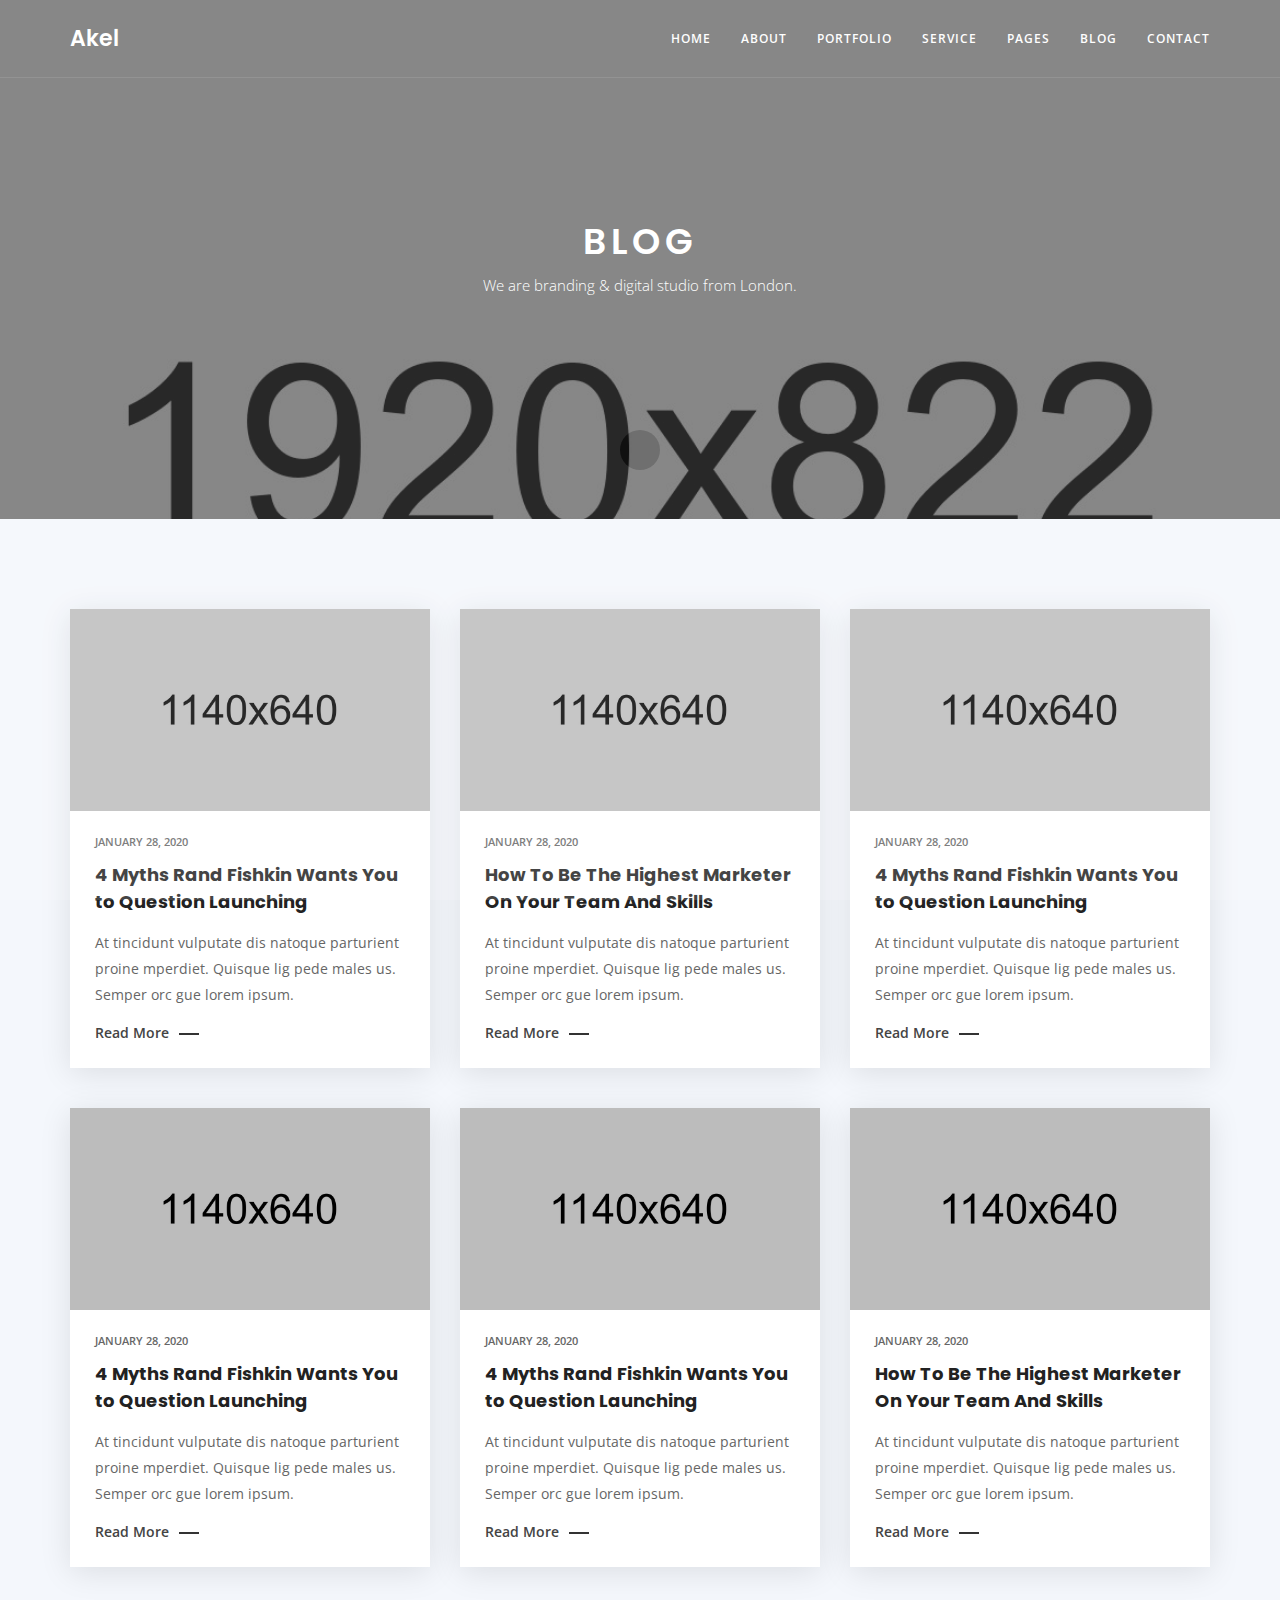
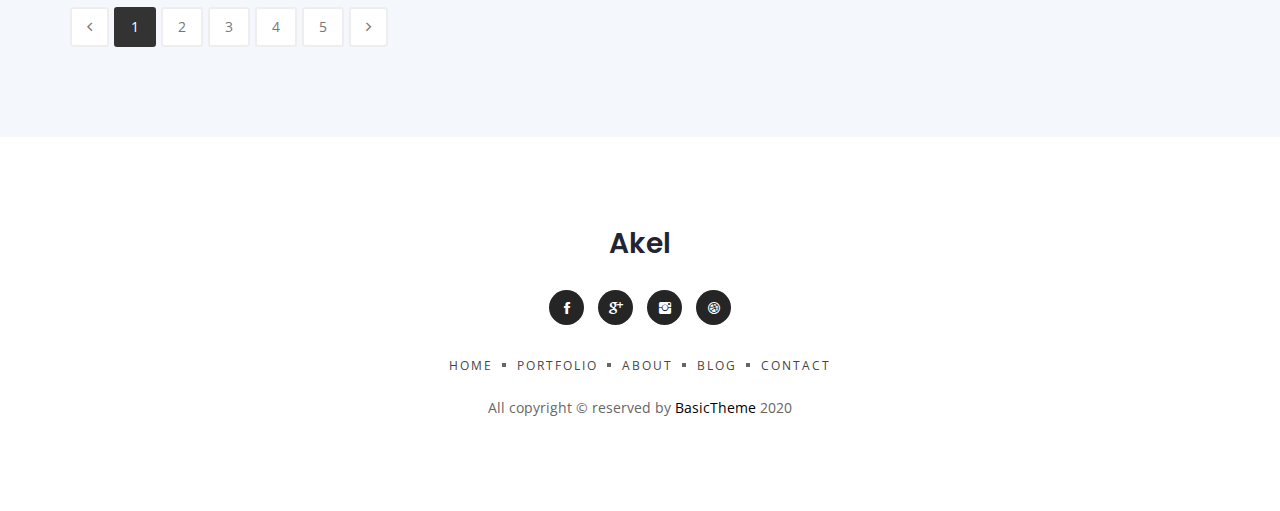
<file: blog-3-col.html>
<!doctype html>
<html class="no-js" lang="">
    <head>
        <meta charset="utf-8">
        <meta http-equiv="x-ua-compatible" content="ie=edge">
        <title>Akel - Minimal Portfolio Template</title>
        <meta name="description" content="">
        <meta name="viewport" content="width=device-width, initial-scale=1">
		<!-- favicon icon -->
        <link rel="icon" href="img/favicon.png">

		<!-- All CSS Files Here -->
        <link rel="stylesheet" href="css/bootstrap.min.css">
        <link rel="stylesheet" href="css/et-line-fonts.css">
        <link rel="stylesheet" href="css/ionicons.min.css">
        <link rel="stylesheet" href="css/magnific-popup.css">
        <link rel="stylesheet" href="css/meanmenu.css">
        <link rel="stylesheet" href="css/global.css">
        <link rel="stylesheet" href="style.css">
        <link rel="stylesheet" href="css/responsive.css">
        <script src="js/vendor/modernizr-2.8.3.min.js"></script>
    </head>
    <body>
        <!--[if lt IE 8]>
            <p class="browserupgrade">You are using an <strong>outdated</strong> browser. Please <a href="http://browsehappy.com/">upgrade your browser</a> to improve your experience.</p>
        <![endif]-->

        <!-- Add your site or application content here -->
 		<!-- PRELOADER -->
		<div class="page-loader" >
			<div class="loader">Loading...</div>
		</div>
		<!-- /PRELOADER -->
		<!-- header start -->
		<header id="sticky-header" class="header-fixed header-transparent">
			<div class="header-area">
				<div class="container sm-100">
					<div class="row">
						<div class="col-md-3 col-sm-2">
							<div class="logo text-upper">
								<h4><a href="index.html">Akel</a></h4>
							</div>
						</div>
						<div class="col-md-9 col-sm-10">
							<div class="menu-area hidden-xs">
								<nav>
									<ul class="basic-menu clearfix">
										<li><a href="index.html">Home</a>
											<ul>
												<li><a href="index.html">Home Default </a></li>
												<li><a href="index-2.html">Home Two</a></li>
												<li><a href="index-black.html">Home black</a></li>
												<li><a href="index-black-full.html">Home black Full</a></li>
												<li><a href="index-box.html">Home box</a></li>
												<li><a href="index-video.html">Home video BG</a></li>
												<li><a href="index-slider.html">Home slider</a></li>
												<li><a href="index-slider-full.html">Home Slider Full</a></li>
												<li><a href="index-white-no-img.html">Home White</a></li>
											</ul>
										</li>
										<li><a href="about.html">about</a></li>
										<!-- PORTFOLIO -->
										<li>
											<a href="portfolio-single.html">Portfolio</a>
											<ul>
												<li><a href="portfolio-single.html">Single 1 - standartd 1</a></li>
												<li><a href="portfolio-single-2.html">Single 2 - standartd 2</a></li>
												<li><a href="portfolio-single-gallery.html">Single 3 - img gallery</a></li>
												<li><a href="portfolio-single-video-gallery.html">Single 4 - video gallery</a></li>
												<li><a href="portfolio-single-slider.html">Single 5 - slider</a></li>
												<li><a href="portfolio-single-vimeo.html">Single 6 - vimeo video</a></li>
												<li><a href="portfolio-single-youtube.html">Single 7 - youtube video</a></li>

											</ul>
										</li>
										<!-- END PORTFOLIO -->
										<li><a href="service.html">Service</a></li>
										<li><a href="#">Pages</a>
											<ul>
												<li><a href="about.html">About Us</a></li>
												<li><a href="service.html">Service</a></li>
												<li><a href="pricing.html">Pricing</a></li>
												<li><a href="contact.html">Contact</a></li>
												<li><a href="404.html">404 Page</a></li>
											</ul>
										</li>
										<!-- BLOG -->
										<li>
											<a href="blog.html">Blog</a>
											<ul>
												<li><a href="blog-3-col.html">3 Columns</a></li>
												<li><a href="blog.html">Right Sidebar</a></li>
												<li><a href="blog-details.html">details left sidebar</a></li>
												<li><a href="blog-details-video.html">details with video</a></li>
											</ul>
										</li>
										<!-- END BLOG -->
										<li><a href="contact.html">Contact</a></li>
									</ul>
								</nav>
							</div>
							<!-- basic-mobile-menu -->
							<div class="basic-mobile-menu visible-xs">
								<nav id="mobile-nav">
									<ul>
										<li><a href="index.html">Home</a>
											<ul>
												<li><a href="index.html">Home Default </a></li>
												<li><a href="index-2.html">Home Two</a></li>
												<li><a href="index-black.html">Home black</a></li>
												<li><a href="index-black-full.html">Home black Full</a></li>
												<li><a href="index-box.html">Home box</a></li>
												<li><a href="index-video.html">Home video BG</a></li>
												<li><a href="index-slider.html">Home slider</a></li>
												<li><a href="index-slider-full.html">Home Slider Full</a></li>
												<li><a href="index-white-no-img.html">Home White</a></li>
											</ul>
										</li>
										<li><a href="about.html">about</a></li>
										<!-- PORTFOLIO -->
										<li>
											<a href="portfolio-single.html">Portfolio</a>
											<ul>
												<li><a href="portfolio-single.html">Single 1 - standartd 1</a></li>
												<li><a href="portfolio-single-2.html">Single 2 - standartd 2</a></li>
												<li><a href="portfolio-single-gallery.html">Single 3 - img gallery</a></li>
												<li><a href="portfolio-single-video-gallery.html">Single 4 - video gallery</a></li>
												<li><a href="portfolio-single-slider.html">Single 5 - slider</a></li>
												<li><a href="portfolio-single-vimeo.html">Single 6 - vimeo video</a></li>
												<li><a href="portfolio-single-youtube.html">Single 7 - youtube video</a></li>

											</ul>
										</li>
										<!-- END PORTFOLIO -->
										<li><a href="service.html">Service</a></li>
										<li><a href="#">Pages</a>
											<ul>
												<li><a href="about.html">About Us</a></li>
												<li><a href="service.html">Service</a></li>
												<li><a href="pricing.html">Pricing</a></li>
												<li><a href="contact.html">Contact</a></li>
												<li><a href="404.html">404 Page</a></li>
											</ul>
										</li>
										<!-- BLOG -->
										<li>
											<a href="blog.html">Blog</a>
											<ul>
												<li><a href="blog-3-col.html">3 Columns</a></li>
												<li><a href="blog.html">Right Sidebar</a></li>
												<li><a href="blog-details.html">details left sidebar</a></li>
												<li><a href="blog-details-video.html">details with video</a></li>
											</ul>
										</li>
										<!-- END BLOG -->
										<li><a href="contact.html">Contact</a></li>
									</ul>
								</nav>
							</div>
						</div>
					</div>
				</div>
			</div>
		</header>
		<!-- header end -->

		<!-- basic-breadcrumb start -->
		<div class="breadcrumb-2-area pos-relative bg-2 bg-black-alfa-40">
			<div class="hero-caption">
				<div class="hero-text">
					<div class="container">
						<div class="row">
							<div class="col-sm-12 text-center">
								<h1 class="text-uppercase color-Akel breadcrumb-2">Blog</h1>
								<p class="lead color-Akel ">We are branding &amp; digital studio from London.</p>
							</div>
						</div>
					</div>
				</div>
			</div>
		</div>
		<!-- basic-breadcrumb end -->
		<!-- blog-area start -->
		<div class="blog-area gray-bg ptb-90">
			<div class="container">
				<div class="row blog-masonry">
					<div class="col-lg-4 col-md-6 blog-item mb-40">
						<div class="blog-wrapper blog-column">
							<div class="blog-thumb">
								<a href="blog-details.html">
									<img src="img/blog/1.jpg" alt="" />
								</a>
							</div>
							<div class="blog-desc">
								<div class="meta-info">
									<ul>
										<li class="posts-time">January 28, 2020</li>
									</ul>
								</div>
								<div class="blog-content">
									<h2 class="blog-title">
										<a href="blog-details.html">4 Myths Rand Fishkin Wants You to Question Launching </a>
									</h2>
									<p>At tincidunt vulputate dis natoque parturient proine mperdiet. Quisque lig pede males us. Semper orc gue
										lorem ipsum.</p>
								</div>
								<div class="link-box">
									<a href="blog-details.html">Read More</a>
								</div>
							</div>
						</div>
					</div>
					<div class="col-lg-4 col-md-6 blog-item mb-40">
						<div class="blog-wrapper blog-column">
							<div class="blog-thumb">
								<a href="blog-details.html">
									<img src="img/blog/2.jpg" alt="" />
								</a>
							</div>
							<div class="blog-desc">
								<div class="meta-info">
									<ul>
										<li class="posts-time">January 28, 2020</li>
									</ul>
								</div>
								<div class="blog-content">
									<h2 class="blog-title">
										<a href="blog-details.html">How To Be The Highest Marketer On Your Team And Skills </a>
									</h2>
									<p>At tincidunt vulputate dis natoque parturient proine mperdiet. Quisque lig pede males us. Semper orc gue
										lorem ipsum.</p>
								</div>
								<div class="link-box">
									<a href="blog-details.html">Read More</a>
								</div>
							</div>
						</div>
					</div>
					<div class="col-lg-4 col-md-6 blog-item mb-40">
						<div class="blog-wrapper blog-column">
							<div class="blog-thumb">
								<a href="blog-details.html">
									<img src="img/blog/3.jpg" alt="" />
								</a>
							</div>
							<div class="blog-desc">
								<div class="meta-info">
									<ul>
										<li class="posts-time">January 28, 2020</li>
									</ul>
								</div>
								<div class="blog-content">
									<h2 class="blog-title">
										<a href="blog-details.html">4 Myths Rand Fishkin Wants You to Question Launching </a>
									</h2>
									<p>At tincidunt vulputate dis natoque parturient proine mperdiet. Quisque lig pede males us. Semper orc gue
										lorem ipsum.</p>
								</div>
								<div class="link-box">
									<a href="blog-details.html">Read More</a>
								</div>
							</div>
						</div>
					</div>
					<div class="col-lg-4 col-md-6 blog-item mb-40">
						<div class="blog-wrapper blog-column">
							<div class="blog-thumb">
								<a href="blog-details.html">
									<img src="img/blog/4.jpg" alt="" />
								</a>
							</div>
							<div class="blog-desc">
								<div class="meta-info">
									<ul>
										<li class="posts-time">January 28, 2020</li>
									</ul>
								</div>
								<div class="blog-content">
									<h2 class="blog-title">
										<a href="blog-details.html">4 Myths Rand Fishkin Wants You to Question Launching </a>
									</h2>
									<p>At tincidunt vulputate dis natoque parturient proine mperdiet. Quisque lig pede males us. Semper orc gue
										lorem ipsum.</p>
								</div>
								<div class="link-box">
									<a href="blog-details.html">Read More</a>
								</div>
							</div>
						</div>
					</div>
					<div class="col-lg-4 col-md-6 blog-item mb-40">
						<div class="blog-wrapper blog-column">
							<div class="blog-thumb">
								<a href="blog-details.html">
									<img src="img/blog/5.jpg" alt="" />
								</a>
							</div>
							<div class="blog-desc">
								<div class="meta-info">
									<ul>
										<li class="posts-time">January 28, 2020</li>
									</ul>
								</div>
								<div class="blog-content">
									<h2 class="blog-title">
										<a href="blog-details.html">4 Myths Rand Fishkin Wants You to Question Launching </a>
									</h2>
									<p>At tincidunt vulputate dis natoque parturient proine mperdiet. Quisque lig pede males us. Semper orc gue
										lorem ipsum.</p>
								</div>
								<div class="link-box">
									<a href="blog-details.html">Read More</a>
								</div>
							</div>
						</div>
					</div>
					<div class="col-lg-4 col-md-6 blog-item mb-40">
						<div class="blog-wrapper blog-column">
							<div class="blog-thumb">
								<a href="blog-details.html">
									<img src="img/blog/6.jpg" alt="" />
								</a>
							</div>
							<div class="blog-desc">
								<div class="meta-info">
									<ul>
										<li class="posts-time">January 28, 2020</li>
									</ul>
								</div>
								<div class="blog-content">
									<h2 class="blog-title">
										<a href="blog-details.html">How To Be The Highest Marketer On Your Team And Skills </a>
									</h2>
									<p>At tincidunt vulputate dis natoque parturient proine mperdiet. Quisque lig pede males us. Semper orc gue
										lorem ipsum.</p>
								</div>
								<div class="link-box">
									<a href="blog-details.html">Read More</a>
								</div>
							</div>
						</div>
					</div>
				</div>
				<div class="row">
					<div class="col-sm-12">
						<nav class="pagination-col">
							<ul class="pagination">
								<li><a href="#" aria-label="Previous"><i class="ion-ios-arrow-back"></i></a></li>
								<li class="active"><a href="#">1</a></li>
								<li><a href="#">2</a></li>
								<li><a href="#">3</a></li>
								<li><a href="#">4</a></li>
								<li><a href="#">5</a></li>
								<li><a href="#" aria-label="Next"><i class="ion-ios-arrow-forward"></i></a></li>
							</ul>
						</nav>
					</div>
				</div>
			</div>
		</div>
		<!-- blog-area end -->
		<!-- footer start -->
		<footer>
			<div class="basic-footer text-center ptb-90">
				<div class="container">
					<div class="footer-logo mb-30">
						<h3><a href="index.html">Akel</a></h3>
					</div>
					<div class="social-icon">
						<a href="#"><i class="ion-social-facebook"></i></a>
						<a href="#"><i class="ion-social-googleplus"></i></a>
						<a href="#"><i class="ion-social-instagram"></i></a>
						<a href="#"><i class="ion-social-dribbble"></i></a>
					</div>
					<div class="footer-menu mt-30">
						<nav>
							<ul>
								<li><a href="#">Home</a></li>
								<li><a href="#">Portfolio</a></li>
								<li><a href="#">About</a></li>
								<li><a href="#">Blog</a></li>
								<li><a href="#">Contact</a></li>
							</ul>
						</nav>
					</div>
					<div class="copyright mt-20">
						<p>All copyright © reserved by <a href="#">BasicTheme</a> 2020</p>
					</div>
				</div>
			</div>
		</footer>
		<!-- footer end -->


		<!-- All js plugins here -->
        <script src="js/vendor/jquery-1.12.0.min.js"></script>
        <script src="js/bootstrap.min.js"></script>
        <script src="js/isotope.pkgd.min.js"></script>
        <script src="js/imagesloaded.pkgd.min.js"></script>
        <script src="js/jquery.magnific-popup.min.js"></script>
        <script src="js/jquery.meanmenu.js"></script>
        <script src="js/plugins.js"></script>
        <script src="js/main.js"></script>
    </body>
</html>
</file>
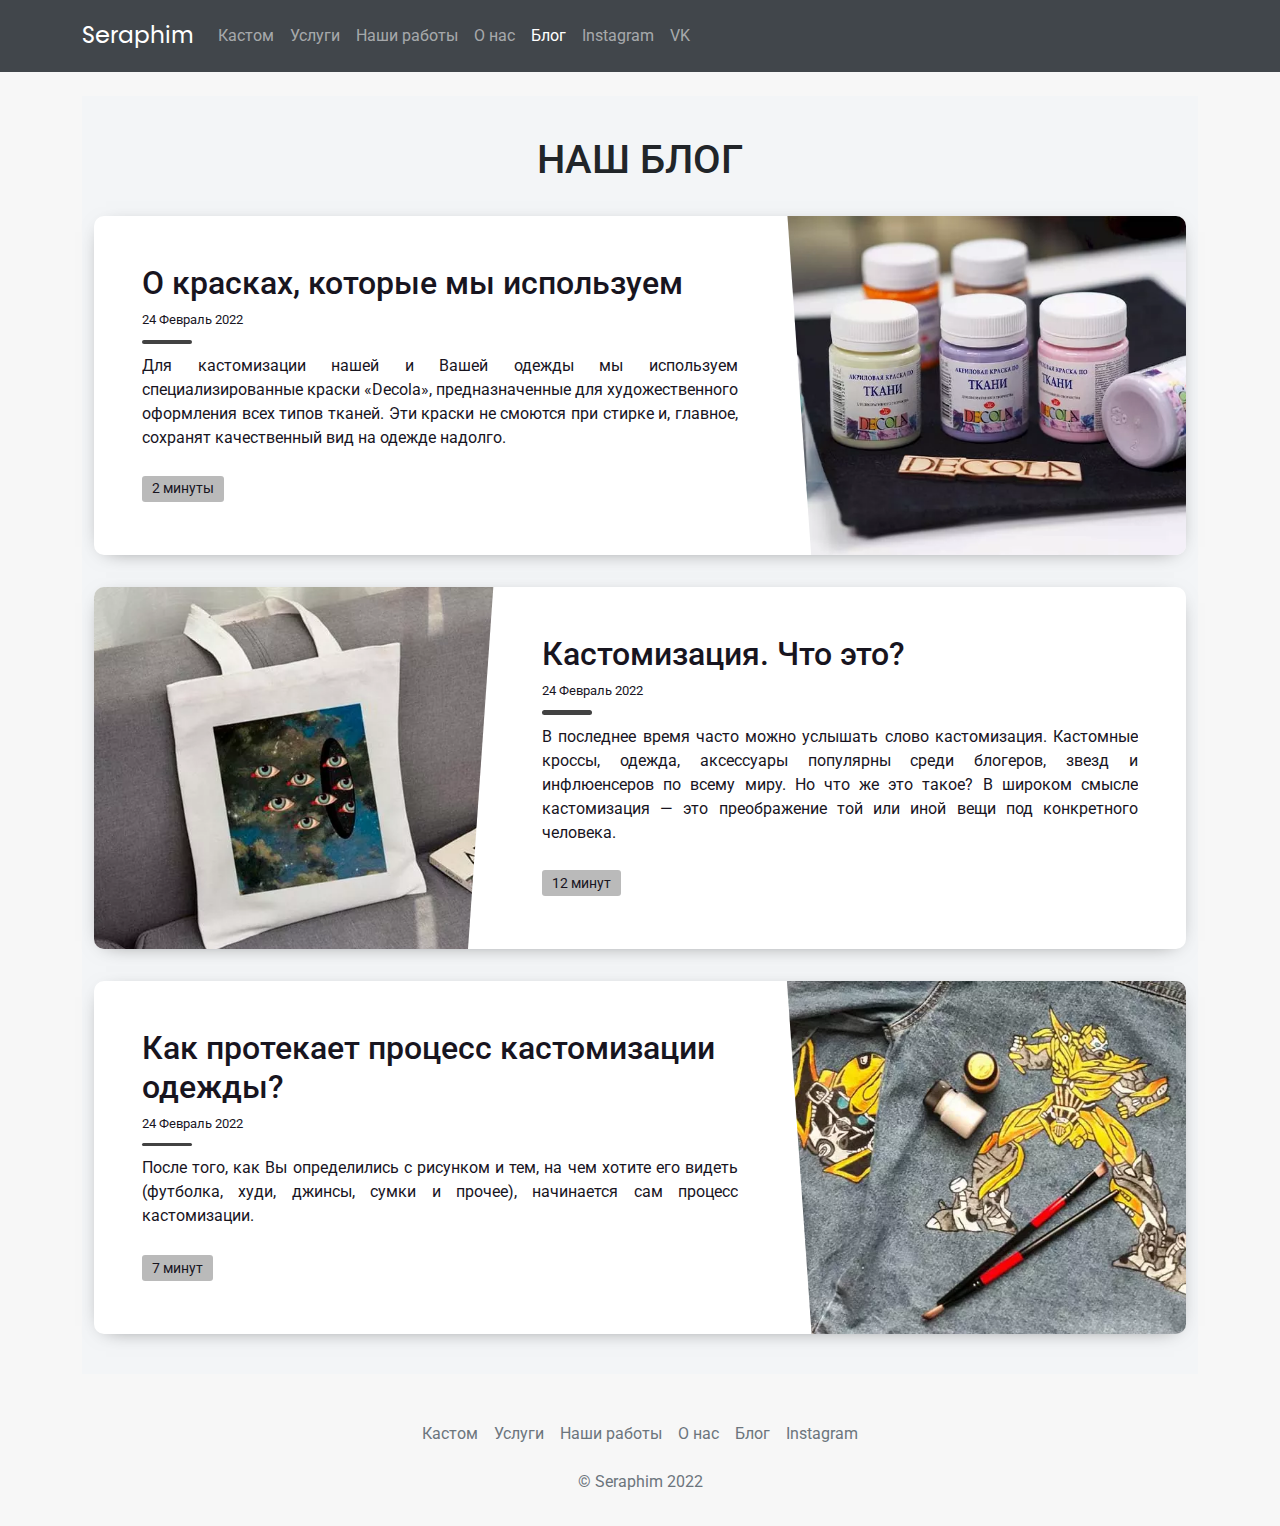
<file: blog.html>
<!DOCTYPE html>
<html lang="ru">

<head>
    <meta charset="UTF-8">
    <meta http-equiv="X-UA-Compatible" content="IE=edge">
    <meta name="viewport" content="width=device-width, initial-scale=1.0">
    <meta name="yandex-verification" content="98854886e16165b7" />
    <title>Наш Блог | CustomSeraphim</title>
    <meta name="description" content="В широком смысле кастомизация — это преображение
    той или иной вещи под конкретного человека.">
    <link href="oldcss/bootstrap-reboot.css" rel="stylesheet">
    <link href="oldcss/bootstrap.min.css" rel="stylesheet">
    <link rel="preconnect" href="https://fonts.googleapis.com">
    <link rel="preconnect" href="https://fonts.gstatic.com" crossorigin>
    <link href="https://fonts.googleapis.com/css2?family=Roboto:wght@300&display=swap" rel="stylesheet">
    <link rel="icon" href="images/favicon.ico" type="images/x-icon">
    <link href="oldcss/style.css" rel="stylesheet">
    <link href="oldcss/styleScss.css" rel="stylesheet">
</head>



<body>
    <header class="headerDark">
        <nav class="navbar navbar-expand-sm navbar-dark  ">
            <div class="container-xl instagram-relative">
                <a class="navbar-brand engFont Seraphim" href="index.html">Seraphim</a>
                <button class="navbar-toggler" type="button" data-bs-toggle="collapse" data-bs-target="#navbarSupportedContent" aria-controls="navbarSupportedContent" aria-expanded="false" aria-label="Toggle navigation"><span class="navbar-toggler-icon"></span></button>
                <div class="collapse navbar-collapse" id="navbarSupportedContent">
                    <ul class="navbar-nav me-auto mb-2 mb-lg-0 text-center ">
                        <li class="nav-item">
                            <a class="nav-link " href="index.html">Кастом</a>
                        </li>
                        <li class="nav-item">
                            <a class="nav-link" href="services.html">Услуги</a>
                        </li>
                        <li class="nav-item">
                            <a class="nav-link" href="OurWork.html">Наши работы</a>
                        </li>
                        <li class="nav-item">
                            <a class="nav-link" href="about.html">О нас </a>
                        </li>
                        <li class="nav-item">
                            <a class="nav-link active" href="blog.html">Блог </a>
                        </li>
                        <li class="nav-item last-Instag2ram">
                            <a class="nav-link" target="_blank" href="https://www.instagram.com/seraphimuseum/">Instagram </a>
                        </li>
                        <li class="nav-item">
                            <a class="nav-link" target="_blank" href="https://vk.com/seraphimuseum">VK</a>
                        </li>
                    </ul>

                </div>
            </div>
        </nav>
    </header>

    <div class="container-lg">
        <!-- <h1 class="text-center fw-bold"> da</h1> -->
        <div class="row row-cols-1 g-4 mt-4 ">
            <!-- <div class="col pb-2  mb-2">
            </div> -->
        </div>
        <section class="light">
            <div class="container py-2">
                <div class="h1 text-center text-dark" id="pageHeaderTitle">НАШ БЛОГ</div>

                <article class="postcard light blue">
                    <a class="postcard__img_link" href="blog/blog1.html">
                        <img class="postcard__img" src="images/decolajpg.webp" alt="Image Title" />
                    </a>
                    <div class="postcard__text t-dark">
                        <h1 class="postcard__title blue"><a href="blog/blog1.html">О красках, которые мы используем</a></h1>
                        <div class="postcard__subtitle small">
                            <div class="oieoeowpoe">
                                24 Февраль 2022
                            </div>
                        </div>
                        <div class="postcard__bar"></div>
                        <div class="postcard__preview-txt">Для кастомизации нашей и Вашей одежды мы используем специализированные краски «Decola», предназначенные для художественного оформления всех типов тканей. Эти краски не смоются при стирке и, главное, сохранят качественный вид на
                            одежде надолго. </div>
                        <ul class="postcard__tagbox">
                            <li class="tag__item"><i class="fas fa-clock mr-2"></i>2 минуты</li>
                        </ul>
                    </div>
                </article>
                <article class="postcard light red">
                    <a class="postcard__img_link" href="blog/blog2.html">
                        <img class="postcard__img" src="images/castomjpg.webp" alt="Image Title" />
                    </a>
                    <div class="postcard__text t-dark">
                        <h1 class="postcard__title red"><a href="blog/blog2.html">Кастомизация. Что это?</a></h1>
                        <div class="postcard__subtitle small">
                            <div class="oieoeowpoe">
                                24 Февраль 2022
                            </div>
                        </div>
                        <div class="postcard__bar"></div>
                        <div class="postcard__preview-txt">В последнее время часто можно услышать слово кастомизация. Кастомные кроссы, одежда, аксессуары популярны среди блогеров, звезд и инфлюенсеров по всему миру. Но что же это такое? В широком смысле кастомизация — это преображение
                            той или иной вещи под конкретного человека.</div>
                        <ul class="postcard__tagbox">
                            <li class="tag__item"><i class="fas fa-clock mr-2"></i>12 минут</li>
                        </ul>
                    </div>
                </article>
                <article class="postcard light green">
                    <a class="postcard__img_link" href="blog/blog3.html">
                        <img class="postcard__img" src="images/tranformerjpg.webp" alt="Image Title" />
                    </a>
                    <div class="postcard__text t-dark">
                        <h1 class="postcard__title green"><a href="blog/blog3.html">Как протекает процесс кастомизации одежды?</a></h1>
                        <div class="postcard__subtitle small">
                            <div class="oieoeowpoe">
                                24 Февраль 2022
                            </div>
                        </div>
                        <div class="postcard__bar"></div>
                        <div class="postcard__preview-txt">После того, как Вы определились с рисунком и тем, на чем хотите его видеть (футболка, худи, джинсы, сумки и прочее), начинается сам процесс кастомизации.</div>
                        <ul class="postcard__tagbox">
                            <li class="tag__item"><i class="fas fa-clock mr-2"></i>7 минут</li>
                        </ul>
                    </div>
                </article>

            </div>
        </section>
    </div>


    <div class="container-lg">
        <footer class="py-3 my-4 ">
            <ul class="nav justify-content-center pb-2 mb-2 ">
                <li class="nav-item "><a href="index.html" class="nav-link px-2 text-muted ">Кастом</a></li>
                <li class="nav-item "><a href="services.html" class="nav-link px-2 text-muted ">Услуги</a></li>
                <li class="nav-item "><a href="OurWork.html" class="nav-link px-2 text-muted ">Наши работы</a></li>
                <li class="nav-item "><a href="about.html" class="nav-link px-2 text-muted ">О нас</a></li>
                <li class="nav-item "><a href="blog.html" class="nav-link px-2 text-muted ">Блог</a></li>
                <li class="nav-item "><a target="_blank" href="https://www.instagram.com/seraphimuseum/" class="nav-link px-2 text-muted ">Instagram</a></li>
            </ul>
            <p class="text-center text-muted "> © Seraphim 2022</p>
        </footer>
    </div>

    <div class="script">
        <script src="oldjs/jquery-3.5.1.min.js "></script>
        <script src="oldjs/popper.min.js "></script>
        <script src="oldjs/bootstrap.min.js "></script>
        <script src="oldjs/main.js "></script>
        <!-- Yandex.Metrika counter -->
        <script type="text/javascript">
            (function(m, e, t, r, i, k, a) {
                m[i] = m[i] || function() {
                    (m[i].a = m[i].a || []).push(arguments)
                };
                m[i].l = 1 * new Date();
                k = e.createElement(t), a = e.getElementsByTagName(t)[0], k.async = 1, k.src = r, a.parentNode.insertBefore(k, a)
            })
            (window, document, "script", "https://mc.yandex.ru/metrika/tag.js", "ym");

            ym(86991843, "init", {
                clickmap: true,
                trackLinks: true,
                accurateTrackBounce: true,
                webvisor: true
            });
        </script>
        <noscript><div><img src="https://mc.yandex.ru/watch/86991843" style="position:absolute; left:-9999px;" alt="" /></div></noscript>
        <!-- /Yandex.Metrika counter -->

        <!-- Global site tag (gtag.js) - Google Analytics -->
        <script async src="https://www.googletagmanager.com/gtag/js?id=UA-217282194-1"></script>
        <script>
            window.dataLayer = window.dataLayer || [];

            function gtag() {
                dataLayer.push(arguments);
            }
            gtag('js', new Date());

            gtag('config', 'UA-217282194-1');
        </script>

    </div>
</body>

</html>
</file>
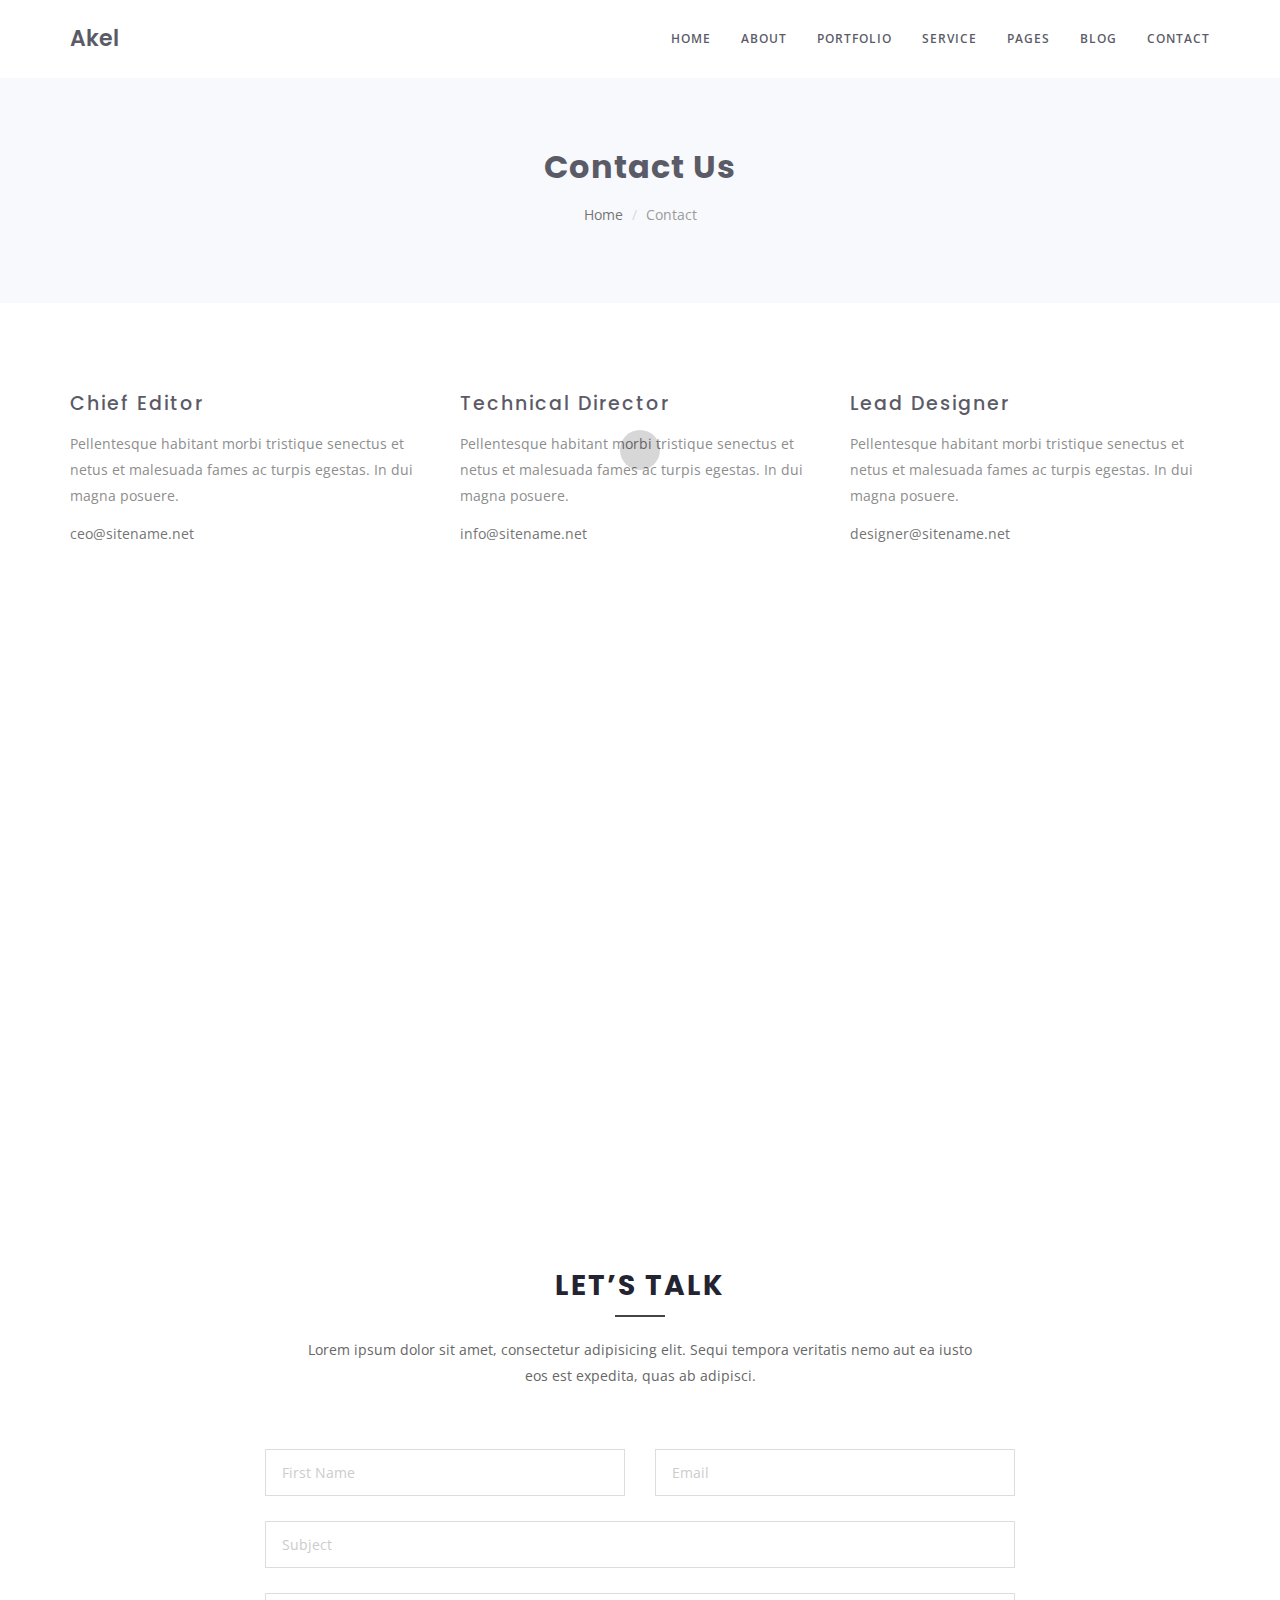
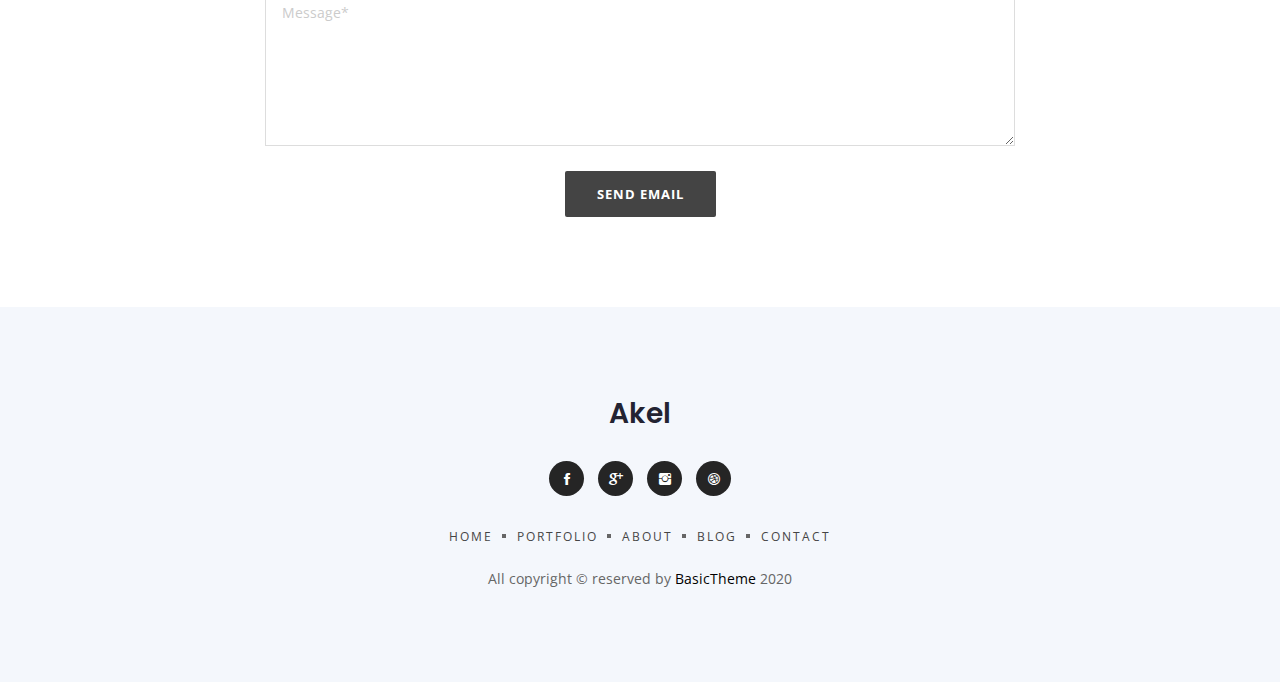
<file: contact.html>
<!doctype html>
<html class="no-js" lang="">

<head>
    <meta charset="utf-8">
    <meta http-equiv="x-ua-compatible" content="ie=edge">
    <title>Akel - Minimal Portfolio Template</title>
    <meta name="description" content="">
    <meta name="viewport" content="width=device-width, initial-scale=1">
    <!-- favicon icon -->
    <link rel="icon" href="img/favicon.png">

    <!-- All CSS Files Here -->
    <link rel="stylesheet" href="css/bootstrap.min.css">
    <link rel="stylesheet" href="css/et-line-fonts.css">
    <link rel="stylesheet" href="css/ionicons.min.css">
    <link rel="stylesheet" href="css/magnific-popup.css">
    <link rel="stylesheet" href="css/meanmenu.css">
    <link rel="stylesheet" href="css/global.css">
    <link rel="stylesheet" href="style.css">
    <link rel="stylesheet" href="css/responsive.css">
    <script src="js/vendor/modernizr-2.8.3.min.js"></script>
</head>

<body>
    <!--[if lt IE 8]>
            <p class="browserupgrade">You are using an <strong>outdated</strong> browser. Please <a href="http://browsehappy.com/">upgrade your browser</a> to improve your experience.</p>
        <![endif]-->

    <!-- Add your site or application content here -->
    <!-- PRELOADER -->
    <div class="page-loader">
        <div class="loader">Loading...</div>
    </div>
    <!-- /PRELOADER -->
    <!-- header start -->
    <header id="sticky-header">
        <div class="header-area">
            <div class="container sm-100">
                <div class="row">
                    <div class="col-md-3 col-sm-2">
                        <div class="logo text-upper">
                            <h4><a href="index.html">Akel</a></h4>
                        </div>
                    </div>
                    <div class="col-md-9 col-sm-10">
                        <div class="menu-area hidden-xs">
                            <nav>
                                <ul class="basic-menu clearfix">
                                    <li><a href="index.html">Home</a>
                                        <ul>
                                            <li><a href="index.html">Home Default </a></li>
                                            <li><a href="index-2.html">Home Two</a></li>
                                            <li><a href="index-black.html">Home black</a></li>
                                            <li><a href="index-black-full.html">Home black Full</a></li>
                                            <li><a href="index-box.html">Home box</a></li>
                                            <li><a href="index-video.html">Home video BG</a></li>
                                            <li><a href="index-slider.html">Home slider</a></li>
                                            <li><a href="index-slider-full.html">Home Slider Full</a></li>
                                            <li><a href="index-white-no-img.html">Home White</a></li>
                                        </ul>
                                    </li>
                                    <li><a href="about.html">about</a></li>
                                    <!-- PORTFOLIO -->
                                    <li>
                                        <a href="portfolio-single.html">Portfolio</a>
                                        <ul>
                                            <li><a href="portfolio-single.html">Single 1 - standartd 1</a></li>
                                            <li><a href="portfolio-single-2.html">Single 2 - standartd 2</a></li>
                                            <li><a href="portfolio-single-gallery.html">Single 3 - img gallery</a></li>
                                            <li><a href="portfolio-single-video-gallery.html">Single 4 - video gallery</a></li>
                                            <li><a href="portfolio-single-slider.html">Single 5 - slider</a></li>
                                            <li><a href="portfolio-single-vimeo.html">Single 6 - vimeo video</a></li>
                                            <li><a href="portfolio-single-youtube.html">Single 7 - youtube video</a></li>

                                        </ul>
                                    </li>
                                    <!-- END PORTFOLIO -->
                                    <li><a href="service.html">Service</a></li>
                                    <li><a href="#">Pages</a>
                                        <ul>
                                            <li><a href="about.html">About Us</a></li>
                                            <li><a href="service.html">Service</a></li>
                                            <li><a href="pricing.html">Pricing</a></li>
                                            <li><a href="contact.html">Contact</a></li>
                                            <li><a href="404.html">404 Page</a></li>
                                        </ul>
                                    </li>
                                    <!-- BLOG -->
                                    <li>
                                        <a href="blog.html">Blog</a>
                                        <ul>
                                            <li><a href="blog-3-col.html">3 Columns</a></li>
                                            <li><a href="blog.html">Right Sidebar</a></li>
                                            <li><a href="blog-details.html">details left sidebar</a></li>
                                            <li><a href="blog-details-video.html">details with video</a></li>
                                        </ul>
                                    </li>
                                    <!-- END BLOG -->
                                    <li><a href="contact.html">Contact</a></li>
                                </ul>
                            </nav>
                        </div>
                        <!-- basic-mobile-menu -->
                        <div class="basic-mobile-menu visible-xs">
                            <nav id="mobile-nav">
                                <ul>
                                    <li><a href="index.html">Home</a>
                                        <ul>
                                            <li><a href="index.html">Home Default </a></li>
                                            <li><a href="index-2.html">Home Two</a></li>
                                            <li><a href="index-black.html">Home black</a></li>
                                            <li><a href="index-black-full.html">Home black Full</a></li>
                                            <li><a href="index-box.html">Home box</a></li>
                                            <li><a href="index-video.html">Home video BG</a></li>
                                            <li><a href="index-slider.html">Home slider</a></li>
                                            <li><a href="index-slider-full.html">Home Slider Full</a></li>
                                            <li><a href="index-white-no-img.html">Home White</a></li>
                                        </ul>
                                    </li>
                                    <li><a href="about.html">about</a></li>
                                    <!-- PORTFOLIO -->
                                    <li>
                                        <a href="portfolio-single.html">Portfolio</a>
                                        <ul>
                                            <li><a href="portfolio-single.html">Single 1 - standartd 1</a></li>
                                            <li><a href="portfolio-single-2.html">Single 2 - standartd 2</a></li>
                                            <li><a href="portfolio-single-gallery.html">Single 3 - img gallery</a></li>
                                            <li><a href="portfolio-single-video-gallery.html">Single 4 - video gallery</a></li>
                                            <li><a href="portfolio-single-slider.html">Single 5 - slider</a></li>
                                            <li><a href="portfolio-single-vimeo.html">Single 6 - vimeo video</a></li>
                                            <li><a href="portfolio-single-youtube.html">Single 7 - youtube video</a></li>

                                        </ul>
                                    </li>
                                    <!-- END PORTFOLIO -->
                                    <li><a href="service.html">Service</a></li>
                                    <li><a href="#">Pages</a>
                                        <ul>
                                            <li><a href="about.html">About Us</a></li>
                                            <li><a href="service.html">Service</a></li>
                                            <li><a href="pricing.html">Pricing</a></li>
                                            <li><a href="contact.html">Contact</a></li>
                                            <li><a href="404.html">404 Page</a></li>
                                        </ul>
                                    </li>
                                    <!-- BLOG -->
                                    <li>
                                        <a href="blog.html">Blog</a>
                                        <ul>
                                            <li><a href="blog-3-col.html">3 Columns</a></li>
                                            <li><a href="blog.html">Right Sidebar</a></li>
                                            <li><a href="blog-details.html">details left sidebar</a></li>
                                            <li><a href="blog-details-video.html">details with video</a></li>
                                        </ul>
                                    </li>
                                    <!-- END BLOG -->
                                    <li><a href="contact.html">Contact</a></li>
                                </ul>
                            </nav>
                        </div>
                    </div>
                </div>
            </div>
        </div>
    </header>
    <!-- header end -->

    <!-- basic-breadcrumb start -->
    <div class="basic-breadcrumb-area gray-bg ptb-70">
        <div class="container">
            <div class="basic-breadcrumb text-center">
                <h3 class="">Contact Us</h3>
                <ol class="breadcrumb text-xs">
                    <li><a href="index.html">Home</a></li>
                    <li class="active">Contact</li>
                </ol>
            </div>
        </div>
    </div>
    <!-- basic-breadcrumb end -->

    <!-- basic-contact-area -->
    <div class="basic-contact-area pt-90 pb-50">
        <div class="container">
            <div class="row multi-columns-row">
                <div class="col-sm-4 col-md-4 col-lg-4 mb-40">
                    <div class="contact-person">
                        <h4>Chief Editor</h4>
                        <p>Pellentesque habitant morbi tristique senectus et netus et malesuada fames ac turpis egestas. In dui magna posuere.</p>
                        <a href="mailto:ceo@sitename.net">ceo@sitename.net</a>
                    </div>
                </div>

                <div class="col-sm-4 col-md-4 col-lg-4 mb-40">
                    <div class="contact-person">
                        <h4>Technical Director</h4>
                        <p>Pellentesque habitant morbi tristique senectus et netus et malesuada fames ac turpis egestas. In dui magna posuere.</p>
                        <a href="mailto:info@sitename.net">info@sitename.net</a>
                    </div>
                </div>

                <div class="col-sm-4 col-md-4 col-lg-4 mb-40">
                    <div class="contact-person">
                        <h4>Lead Designer</h4>
                        <p>Pellentesque habitant morbi tristique senectus et netus et malesuada fames ac turpis egestas. In dui magna posuere.</p>
                        <a href="mailto:designer@sitename.net">designer@sitename.net</a>
                    </div>
                </div>
            </div>
        </div>
    </div>
    <!-- basic-contact-area end -->

    <div class="map-area">
        <div class="container">
            <iframe src="https://yandex.ru/map-widget/v1/?um=constructor%3A57430366a9c1caccdeff53e483a6a57da18da93c10c1aa2c756d3b8bf1811fe1&amp;source=constructor" width="100%" height="540" frameborder="0"></iframe>

        </div>
    </div>

    <div class="basic-contact-form ptb-90">
        <div class="container">
            <div class="area-title text-center">
                <h2>Let’s talk</h2>
                <p>Lorem ipsum dolor sit amet, consectetur adipisicing elit. Sequi tempora veritatis nemo aut ea iusto eos est expedita, quas ab adipisci.</p>
            </div>
            <div class="row">
                <div class="col-sm-8 col-sm-offset-2">
                    <form id="contact-form" action="mail.php" method="post">
                        <div class="row">
                            <div class="col-md-6 form-group">
                                <label class="sr-only">First Name</label>
                                <input type="text" class="form-control input-lg" name="name" placeholder="First Name">
                                <p class="help-block text-danger"></p>
                            </div>
                            <div class="col-md-6 form-group">
                                <label class="sr-only">Email</label>
                                <input type="email" class="form-control input-lg" name="email" placeholder="Email">
                                <p class="help-block text-danger"></p>
                            </div>
                            <div class="col-md-12 form-group">
                                <label class="sr-only">Subject</label>
                                <input type="text" class="form-control input-lg" name="subject" placeholder="Subject">
                                <p class="help-block text-danger"></p>
                            </div>
                            <div class="col-md-12 form-group">
                                <textarea class="form-control input-lg" rows="7" name="message" placeholder="Message*"></textarea>
                                <p class="help-block text-danger"></p>
                            </div>
                            <div class="col-md-12 text-center">
                                <button type="submit" class="btn btn-lg btn-round btn-dark">Send Email</button>
                            </div>

                        </div>
                        <!-- .row -->
                    </form>
                    <!-- Ajax response -->
                    <div class="ajax-response text-center"></div>
                </div>
            </div>
        </div>
    </div>

    <footer>
        <div class="basic-footer text-center gray-bg ptb-90">
            <div class="container">
                <div class="footer-logo mb-30">
                    <h3><a href="index.html">Akel</a></h3>
                </div>
                <div class="social-icon">
                    <a href="#"><i class="ion-social-facebook"></i></a>
                    <a href="#"><i class="ion-social-googleplus"></i></a>
                    <a href="#"><i class="ion-social-instagram"></i></a>
                    <a href="#"><i class="ion-social-dribbble"></i></a>
                </div>
                <div class="footer-menu mt-30">
                    <nav>
                        <ul>
                            <li><a href="#">Home</a></li>
                            <li><a href="#">Portfolio</a></li>
                            <li><a href="#">About</a></li>
                            <li><a href="#">Blog</a></li>
                            <li><a href="#">Contact</a></li>
                        </ul>
                    </nav>
                </div>
                <div class="copyright mt-20">
                    <p>All copyright © reserved by <a href="#">BasicTheme</a> 2020</p>
                </div>
            </div>
        </div>
    </footer>


    <!-- All js plugins here -->
    <script src="js/vendor/jquery-1.12.0.min.js"></script>
    <script src="js/bootstrap.min.js"></script>
    <script src="js/isotope.pkgd.min.js"></script>
    <script src="js/imagesloaded.pkgd.min.js"></script>
    <script src="js/jquery.magnific-popup.min.js"></script>
    <script src="js/jquery.meanmenu.js"></script>
    <script src="js/mail.js"></script>
    <script src="js/plugins.js"></script>
    <script src="js/main.js"></script>
</body>

</html>
</file>
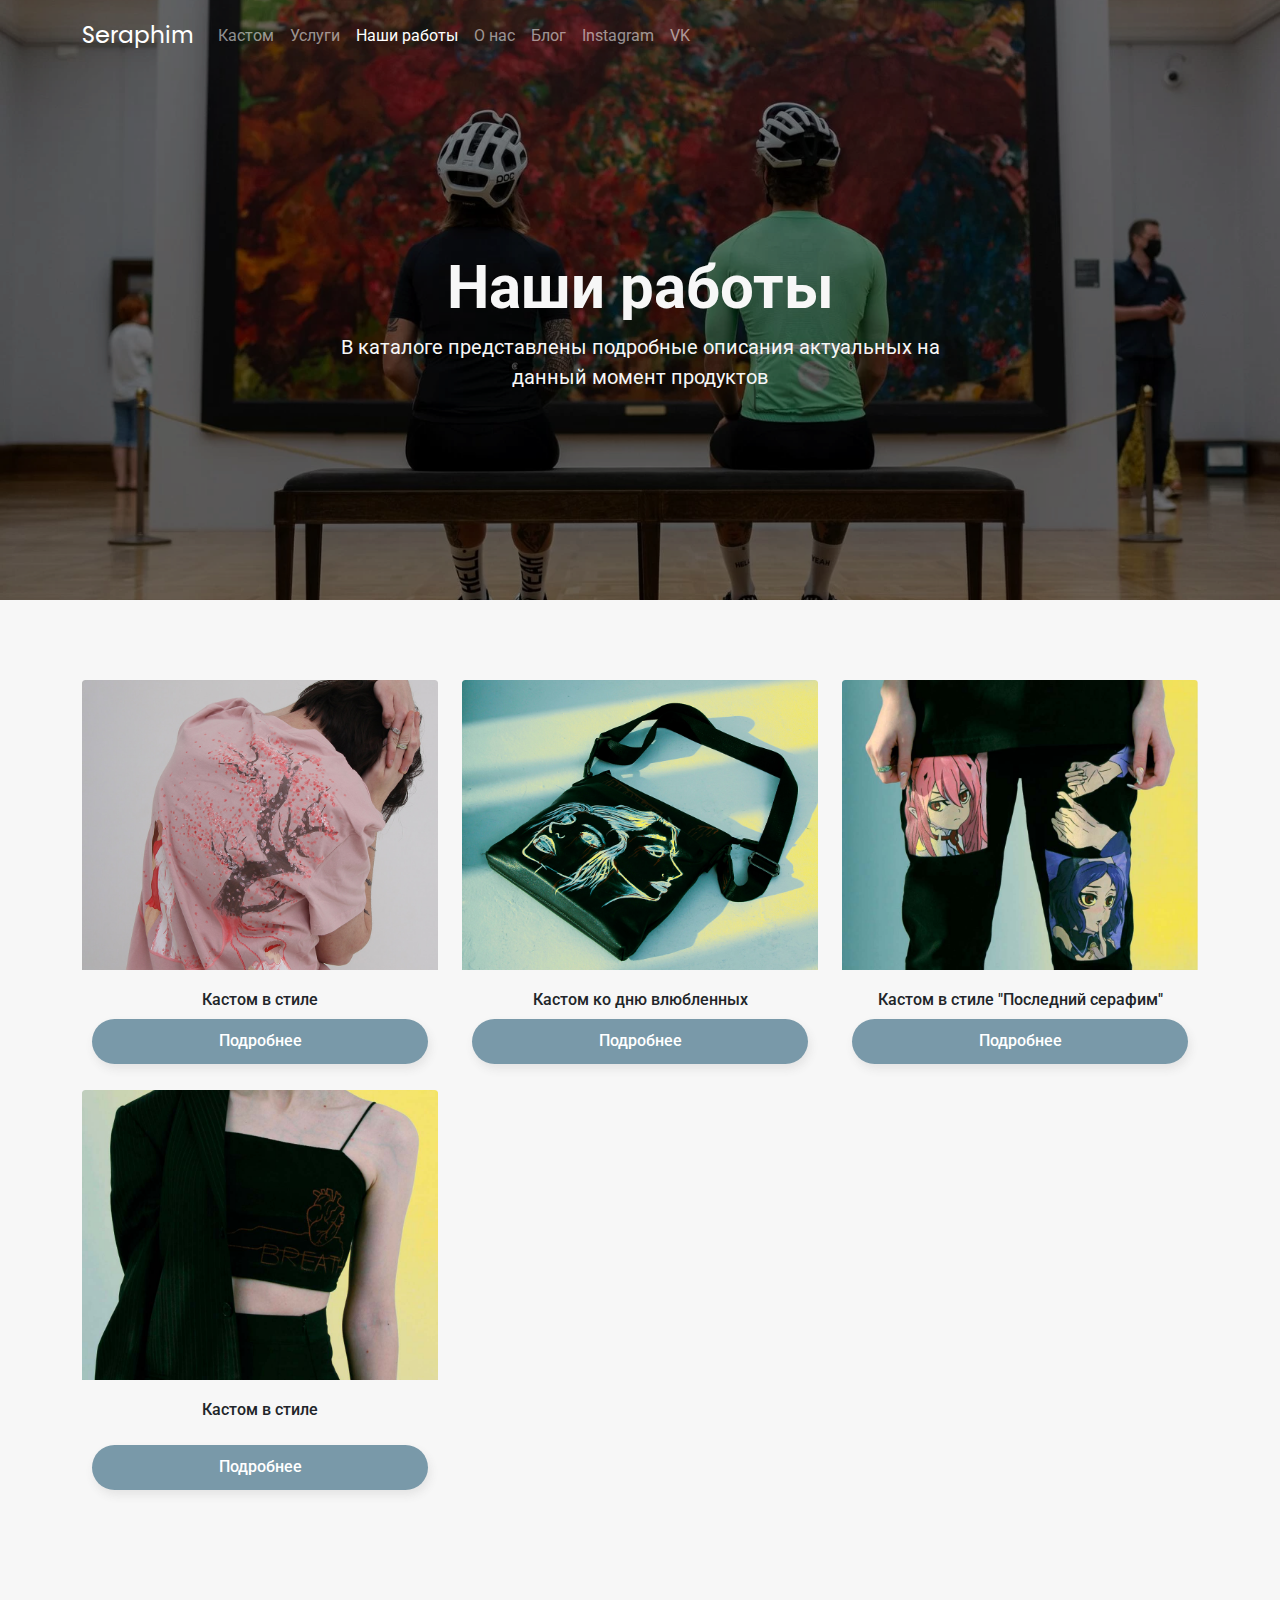
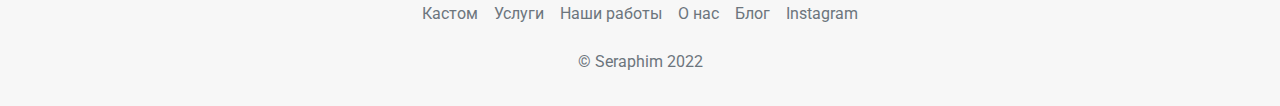
<file: OurWork.html>
<!DOCTYPE html>
<html lang="ru">

<head>
    <meta charset="UTF-8" />
    <meta http-equiv="X-UA-Compatible" content="IE=edge">
    <meta name="viewport" content="width=device-width, initial-scale=1.0">
    <meta name="yandex-verification" content="98854886e16165b7">
    <title>Наши работы | CustomSeraphim</title>
    <meta name="description" content="В каталоге представлены подробные описания актуальных на данный момент продуктов">
    <link href="oldcss/bootstrap-reboot.css" rel="stylesheet">
    <link href="oldcss/bootstrap.min.css" rel="stylesheet">
    <link rel="preconnect" href="https://fonts.googleapis.com">
    <link rel="preconnect" href="https://fonts.gstatic.com" crossorigin>
    <link href="https://fonts.googleapis.com/css2?family=Roboto:wght@300&display=swap" rel="stylesheet">
    <link rel="icon" href="images/favicon.ico" type="images/x-icon">
    <link href="oldcss/style.css" rel="stylesheet">
</head>

<body>
    <div class="container-fluid text-center nopd">
        <div class="bgheaderWork">
            <div class="imgbdheader">
                <!-- <img class="imgHeaderWork" src="images/15.jpg" alt=""> -->
                <img class="imgHeaderWork position-absolute start-0 top-0" src="images/UX9A275905x.webp" alt="">
                <header>
                    <nav class="navbar navbar-expand-sm navbar-dark">
                        <div class="container-xl instagram-relative">
                            <a class="navbar-brand engFont Seraphim" href="index.html">Seraphim</a>
                            <button class="navbar-toggler" type="button" data-bs-toggle="collapse" data-bs-target="#navbarSupportedContent" aria-controls="navbarSupportedContent" aria-expanded="false" aria-label="Toggle navigation">
									<span class="navbar-toggler-icon"></span>
								</button>
                            <div class="collapse navbar-collapse" id="navbarSupportedContent">
                                <ul class="navbar-nav me-auto mb-2 mb-lg-0">
                                    <li class="nav-item">
                                        <a class="nav-link" href="index.html">Кастом</a>
                                    </li>
                                    <li class="nav-item">
                                        <a class="nav-link" href="services.html">Услуги</a>
                                    </li>
                                    <li class="nav-item">
                                        <a class="nav-link active" href="OurWork.html">Наши работы</a>
                                    </li>
                                    <li class="nav-item">
                                        <a class="nav-link" href="about.html">О нас </a>
                                    </li>
                                    <li class="nav-item">
                                        <a class="nav-link" href="blog.html">Блог </a>
                                    </li>
                                    <li class="nav-item last-Instag2ram">
                                        <a class="nav-link" target="_blank" href="https://www.instagram.com/seraphimuseum/">Instagram</a>
                                    </li>
                                    <li class="nav-item">
                                        <a class="nav-link" target="_blank" href="https://vk.com/seraphimuseum">VK</a>
                                    </li>
                                </ul>
                            </div>
                        </div>
                    </nav>
                </header>
            </div>
            <div class="about_shopOW">
                <h1 class="h1 fw-bold">Наши работы</h1>
                <p>
                    В каталоге представлены подробные описания актуальных на данный момент продуктов
                </p>
            </div>
        </div>

        <section class="section-products">
            <div class="container">
                <div class="row">
                    <!-- Single Product -->
                    <div class="col-md-6 col-lg-4">

                        <div id="product-6" class="single-product">
                            <a href="OurWork/sakyra.html">
                                <div class="part-1">
                                </div>
                            </a>
                            <div class="part-2">
                                <h3 class="product-title">Кастом в стиле </h3>
                            </div>
                            <a class="new_button -alge" href="OurWork/sakyra.html"> Подробнее</a>
                        </div>

                    </div>

                    <!-- Single Product -->
                    <div class="col-md-6 col-lg-4 ">
                        <div class="position-relative">
                            <div id="product-7" class="single-product">
                                <a href="OurWork/SYMKA.html">
                                    <div class="part-1">
                                    </div>
                                </a>
                                <div class="part-2">
                                    <h3 class="product-title">Кастом ко дню влюбленных</h3>
                                </div>
                                <a class="new_button -alge" href="OurWork/SYMKA.html"> Подробнее</a>
                            </div>

                        </div>

                    </div>
                    <!-- col-xl-3 -->
                    <!-- Single Product -->
                    <div class="col-md-6 col-lg-4 ">
                        <div id="product-5" class="single-product">
                            <a href="OurWork/ProductSeraphimP.html">
                                <div class="part-1">
                                </div>
                            </a>
                            <div class="part-2">
                                <h3 class="product-title">Кастом в стиле "Последний серафим"</h3>
                            </div>
                            <a class="new_button -alge" href="OurWork/ProductSeraphimP.html"> Подробнее</a>
                        </div>
                    </div>
                    <!-- Single Product -->
                    <div class="col-md-6 col-lg-4 ">
                        <div class="position-relative">
                            <div id="product-8" class="single-product">
                                <a href="OurWork/Beath.html">
                                    <div class="part-1">
                                    </div>
                                </a>
                                <div class="part-2">
                                    <h3 class="product-title">Кастом в стиле </h3>
                                </div>
                            </div>
                            <a class="new_button -alge" href="OurWork/Beath.html"> Подробнее</a>
                        </div>

                    </div>
                </div>
            </div>
        </section>

    </div>

    <div class="container-lg">
        <footer class="py-3 my-4">
            <ul class="nav justify-content-center pb-2 mb-2">
                <li class="nav-item">
                    <a href="index.html" class="nav-link px-2 text-muted">Кастом</a>
                </li>
                <li class="nav-item">
                    <a href="services.html" class="nav-link px-2 text-muted">Услуги</a>
                </li>
                <li class="nav-item">
                    <a href="OurWork.html" class="nav-link px-2 text-muted">Наши работы</a
						>
					</li>
					<li class="nav-item">
						<a href="about.html" class="nav-link px-2 text-muted">О нас</a>
                </li>
                <li class="nav-item">
                    <a href="blog.html" class="nav-link px-2 text-muted">Блог</a>
                </li>
                <li class="nav-item">
                    <a target="_blank" href="https://www.instagram.com/seraphimuseum/" class="nav-link px-2 text-muted">Instagram</a
						>
					</li>
				</ul>
				<p class="text-center text-muted">© Seraphim 2022</p>
			</footer>
		</div>

		<div class="script">
            <script src="oldjs/jquery-3.5.1.min.js "></script>
            <script src="oldjs/popper.min.js "></script>
            <script src="oldjs/bootstrap.min.js "></script>
            <script src="oldjs/main.js "></script>
            <!-- Yandex.Metrika counter -->
            <script type="text/javascript" >
                (function(m,e,t,r,i,k,a){m[i]=m[i]||function(){(m[i].a=m[i].a||[]).push(arguments)};
                m[i].l=1*new Date();k=e.createElement(t),a=e.getElementsByTagName(t)[0],k.async=1,k.src=r,a.parentNode.insertBefore(k,a)})
                (window, document, "script", "https://mc.yandex.ru/metrika/tag.js", "ym");
            
                ym(86991843, "init", {
                    clickmap:true,
                    trackLinks:true,
                    accurateTrackBounce:true,
                    webvisor:true
                });
            </script>
            <noscript><div><img src="https://mc.yandex.ru/watch/86991843" style="position:absolute; left:-9999px;" alt="" /></div></noscript>
            <!-- /Yandex.Metrika counter -->
            
            <!-- Global site tag (gtag.js) - Google Analytics -->
            <script async src="https://www.googletagmanager.com/gtag/js?id=UA-217282194-1"></script>
            <script>
              window.dataLayer = window.dataLayer || [];
              function gtag(){dataLayer.push(arguments);}
              gtag('js', new Date());
            
              gtag('config', 'UA-217282194-1');
            </script>
            
        </div>
	</body>
</html>
</file>
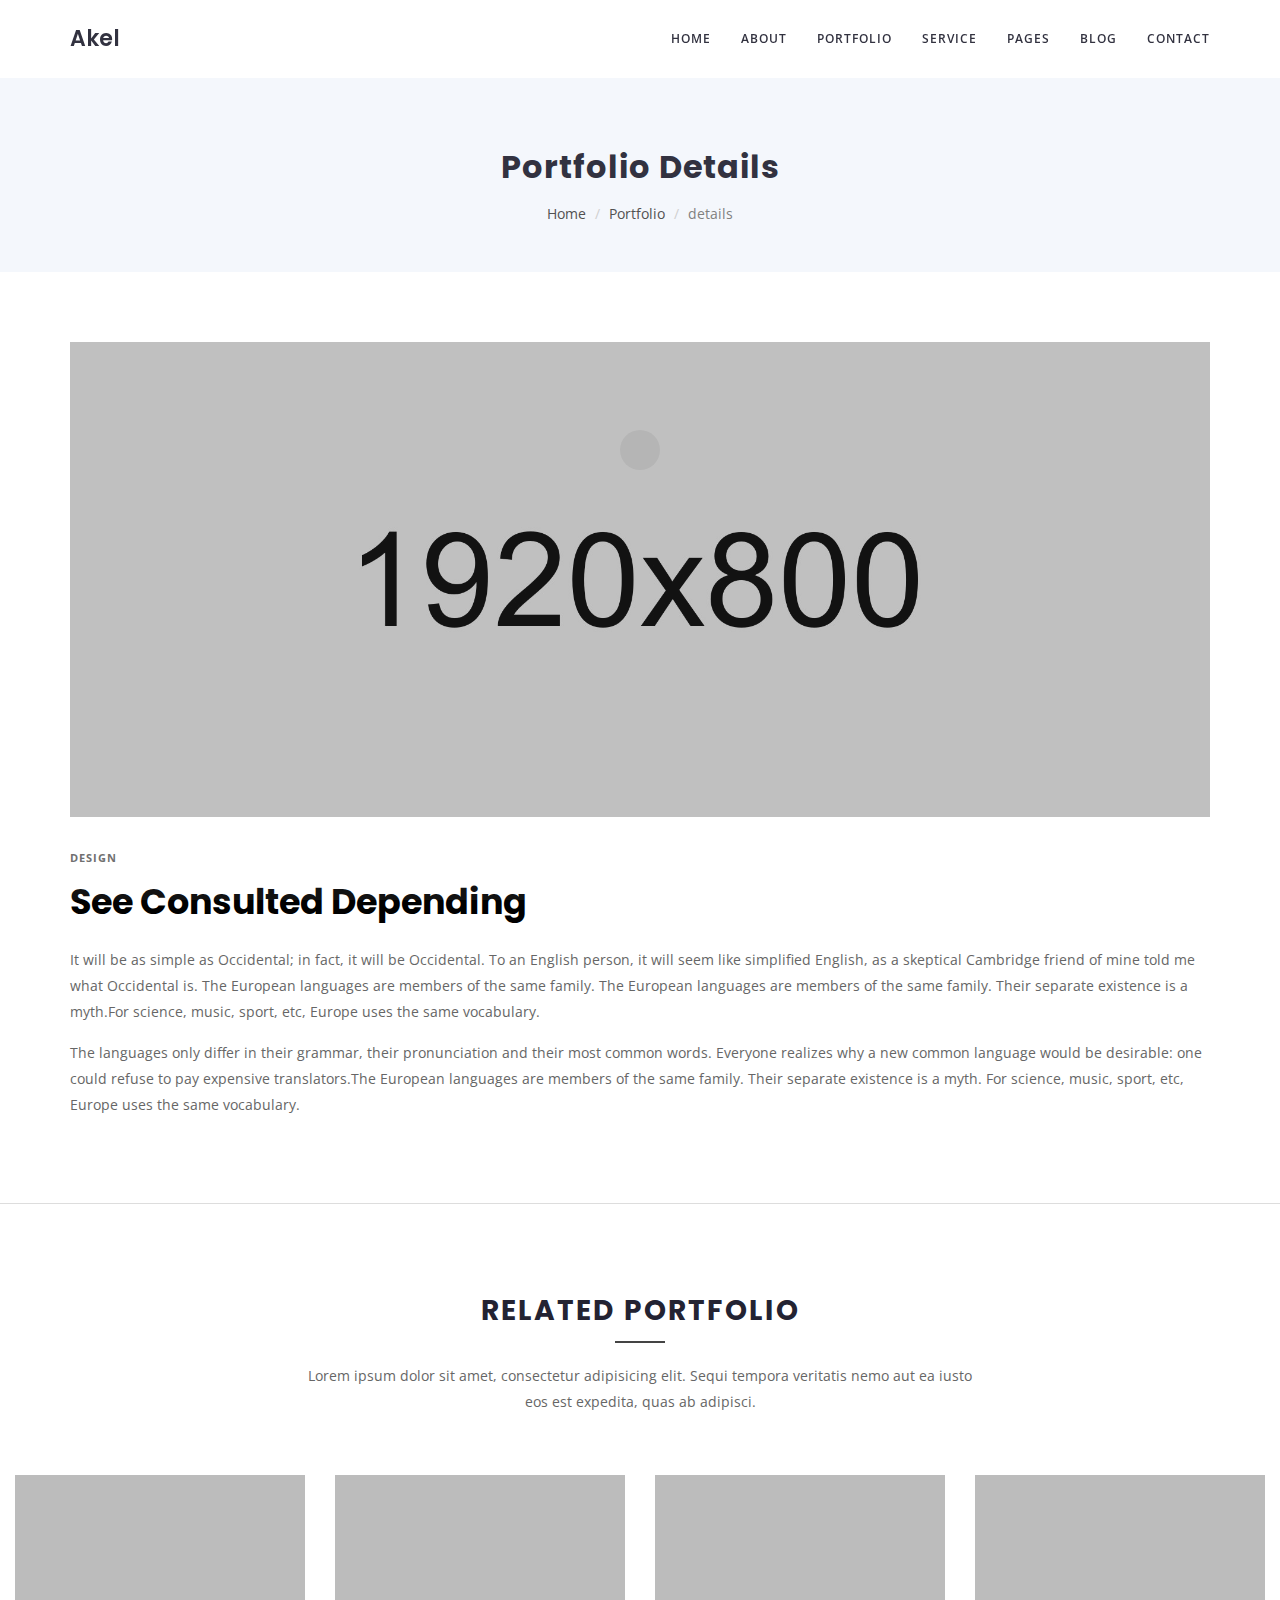
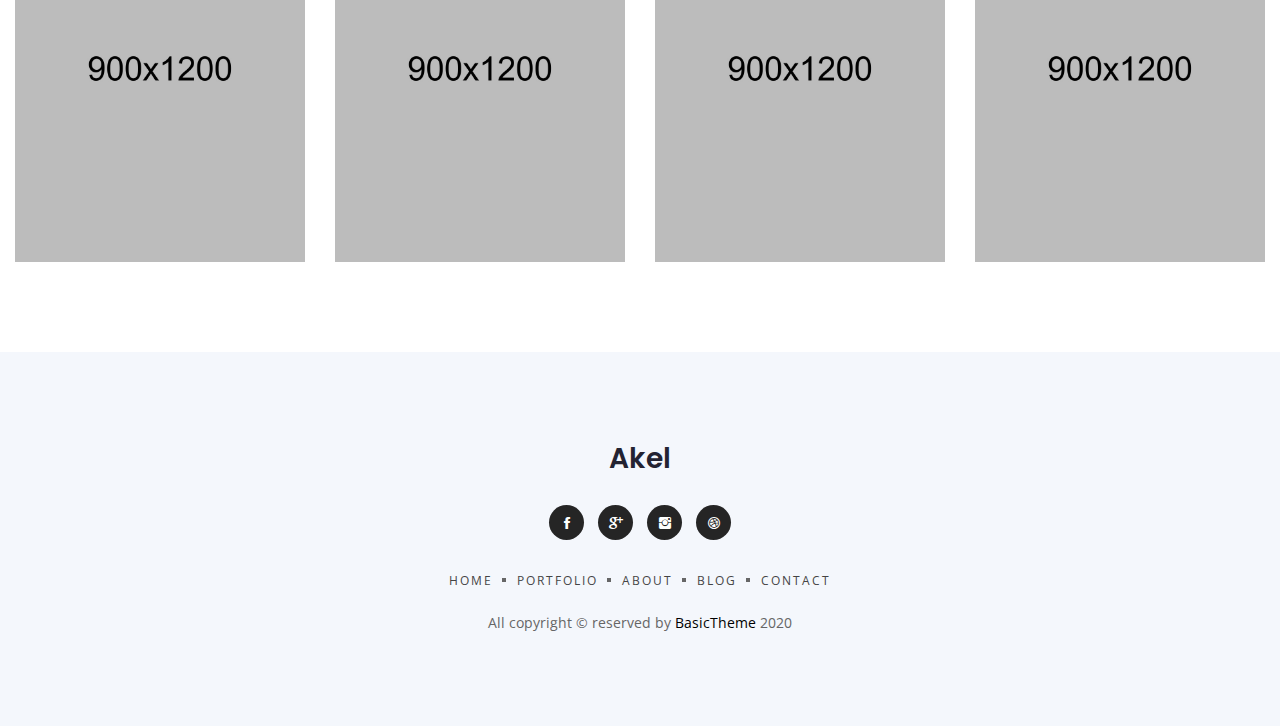
<file: portfolio-single-2.html>
<!doctype html>
<html class="no-js" lang="">
    <head>
        <meta charset="utf-8">
        <meta http-equiv="x-ua-compatible" content="ie=edge">
        <title>Akel - Minimal Portfolio Template</title>
        <meta name="description" content="">
        <meta name="viewport" content="width=device-width, initial-scale=1">
		<!-- favicon icon -->
        <link rel="icon" href="img/favicon.png">

		<!-- All CSS Files Here -->
        <link rel="stylesheet" href="css/bootstrap.min.css">
        <link rel="stylesheet" href="css/et-line-fonts.css">
        <link rel="stylesheet" href="css/ionicons.min.css">
        <link rel="stylesheet" href="css/magnific-popup.css">
        <link rel="stylesheet" href="css/meanmenu.css">
        <link rel="stylesheet" href="css/global.css">
        <link rel="stylesheet" href="style.css">
        <link rel="stylesheet" href="css/responsive.css">
        <script src="js/vendor/modernizr-2.8.3.min.js"></script>
    </head>
    <body>
        <!--[if lt IE 8]>
            <p class="browserupgrade">You are using an <strong>outdated</strong> browser. Please <a href="http://browsehappy.com/">upgrade your browser</a> to improve your experience.</p>
        <![endif]-->

        <!-- Add your site or application content here -->
		<!-- PRELOADER -->
		<div class="page-loader">
			<div class="loader">Loading...</div>
		</div>
		<!-- /PRELOADER -->
		<!-- header start -->
		<header>
			<div class="header-area headroom">
				<div class="container sm-100">
					<div class="row">
						<div class="col-md-3 col-sm-2">
							<div class="logo text-upper">
								<h4><a href="index.html">Akel</a></h4>
							</div>
						</div>
						<div class="col-md-9 col-sm-10">
							<div class="menu-area hidden-xs">
								<nav>
									<ul class="basic-menu clearfix">
										<li><a href="index.html">Home</a>
											<ul>
												<li><a href="index.html">Home Default </a></li>
												<li><a href="index-2.html">Home Two</a></li>
												<li><a href="index-black.html">Home black</a></li>
												<li><a href="index-black-full.html">Home black Full</a></li>
												<li><a href="index-box.html">Home box</a></li>
												<li><a href="index-video.html">Home video BG</a></li>
												<li><a href="index-slider.html">Home slider</a></li>
												<li><a href="index-slider-full.html">Home Slider Full</a></li>
												<li><a href="index-white-no-img.html">Home White</a></li>
											</ul>
										</li>
										<li><a href="about.html">about</a></li>
										<!-- PORTFOLIO -->
										<li>
											<a href="portfolio-single.html">Portfolio</a>
											<ul>
												<li><a href="portfolio-single.html">Single 1 - standartd 1</a></li>
												<li><a href="portfolio-single-2.html">Single 2 - standartd 2</a></li>
												<li><a href="portfolio-single-gallery.html">Single 3 - img gallery</a></li>
												<li><a href="portfolio-single-video-gallery.html">Single 4 - video gallery</a></li>
												<li><a href="portfolio-single-slider.html">Single 5 - slider</a></li>
												<li><a href="portfolio-single-vimeo.html">Single 6 - vimeo video</a></li>
												<li><a href="portfolio-single-youtube.html">Single 7 - youtube video</a></li>

											</ul>
										</li>
										<!-- END PORTFOLIO -->
										<li><a href="service.html">Service</a></li>
										<li><a href="#">Pages</a>
											<ul>
												<li><a href="about.html">About Us</a></li>
												<li><a href="service.html">Service</a></li>
												<li><a href="pricing.html">Pricing</a></li>
												<li><a href="contact.html">Contact</a></li>
												<li><a href="404.html">404 Page</a></li>
											</ul>
										</li>
										<!-- BLOG -->
										<li>
											<a href="blog.html">Blog</a>
											<ul>
												<li><a href="blog-3-col.html">3 Columns</a></li>
												<li><a href="blog.html">Right Sidebar</a></li>
												<li><a href="blog-details.html">details left sidebar</a></li>
												<li><a href="blog-details-video.html">details with video</a></li>
											</ul>
										</li>
										<!-- END BLOG -->
										<li><a href="contact.html">Contact</a></li>
									</ul>
								</nav>
							</div>
							<!-- basic-mobile-menu -->
							<div class="basic-mobile-menu visible-xs">
								<nav id="mobile-nav">
									<ul>
										<li><a href="index.html">Home</a>
											<ul>
												<li><a href="index.html">Home Default </a></li>
												<li><a href="index-2.html">Home Two</a></li>
												<li><a href="index-black.html">Home black</a></li>
												<li><a href="index-black-full.html">Home black Full</a></li>
												<li><a href="index-box.html">Home box</a></li>
												<li><a href="index-video.html">Home video BG</a></li>
												<li><a href="index-slider.html">Home slider</a></li>
												<li><a href="index-slider-full.html">Home Slider Full</a></li>
												<li><a href="index-white-no-img.html">Home White</a></li>
											</ul>
										</li>
										<li><a href="about.html">about</a></li>
										<!-- PORTFOLIO -->
										<li>
											<a href="portfolio-single.html">Portfolio</a>
											<ul>
												<li><a href="portfolio-single.html">Single 1 - standartd 1</a></li>
												<li><a href="portfolio-single-2.html">Single 2 - standartd 2</a></li>
												<li><a href="portfolio-single-gallery.html">Single 3 - img gallery</a></li>
												<li><a href="portfolio-single-video-gallery.html">Single 4 - video gallery</a></li>
												<li><a href="portfolio-single-slider.html">Single 5 - slider</a></li>
												<li><a href="portfolio-single-vimeo.html">Single 6 - vimeo video</a></li>
												<li><a href="portfolio-single-youtube.html">Single 7 - youtube video</a></li>

											</ul>
										</li>
										<!-- END PORTFOLIO -->
										<li><a href="service.html">Service</a></li>
										<li><a href="#">Pages</a>
											<ul>
												<li><a href="about.html">About Us</a></li>
												<li><a href="service.html">Service</a></li>
												<li><a href="pricing.html">Pricing</a></li>
												<li><a href="contact.html">Contact</a></li>
												<li><a href="404.html">404 Page</a></li>
											</ul>
										</li>
										<!-- BLOG -->
										<li>
											<a href="blog.html">Blog</a>
											<ul>
												<li><a href="blog-3-col.html">3 Columns</a></li>
												<li><a href="blog.html">Right Sidebar</a></li>
												<li><a href="blog-details.html">details left sidebar</a></li>
												<li><a href="blog-details-video.html">details with video</a></li>
											</ul>
										</li>
										<!-- END BLOG -->
										<li><a href="contact.html">Contact</a></li>
									</ul>
								</nav>
							</div>
						</div>
					</div>
				</div>
			</div>
		</header>
		<!-- header end -->
		<div class="basic-space"></div>

		<!-- basic-breadcrumb start -->
		<div class="basic-breadcrumb-area gray-bg pt-70 pb-40">
			<div class="container">
				<div class="basic-breadcrumb text-center">
					<h3 class="">Portfolio Details</h3>
					<ol class="breadcrumb text-xs">
						<li><a href="index.html">Home</a></li>
						<li><a href="#">Portfolio</a></li>
						<li class="active">details</li>
					</ol>
				</div>
			</div>
		</div>
		<!-- basic-breadcrumb end -->
		<!-- basic-portfolio-area start -->
		<div class="portfolio-details-area ptb-70">
			<div class="container">
				<div class="row">
					<div class="col-md-12">
						<div class="portfolio-full-img">
							<img src="img/portfolio/details/2.jpg" alt="" />
						</div>
						<div class="portfolio-details mt-30">
							<span>Design</span>
							<h2>See consulted depending</h2>
							<p>It will be as simple as Occidental; in fact, it will be Occidental. To an English person, it will seem like simplified English, as a skeptical Cambridge friend of mine told me what Occidental is. The European languages are members of the same family. The European languages are members of the same family. Their separate existence is a myth.For science, music, sport, etc, Europe uses the same vocabulary. </p>
							<p> The languages only differ in their grammar, their pronunciation and their most common words. Everyone realizes why a new common language would be desirable: one could refuse to pay expensive translators.The European languages are members of the same family. Their separate existence is a myth. For science, music, sport, etc, Europe uses the same vocabulary.</p>
						</div>
					</div>
				</div>
			</div>
		</div>
		<!-- basic-portfolio-area end -->

		<div class="basic-separator"></div>
		<!-- related-post-area start -->
		<div class="related-post-area ptb-90">
			<div class="container">
				<div class="area-title text-center">
					<h2>Related Portfolio</h2>
					<p>Lorem ipsum dolor sit amet, consectetur adipisicing elit. Sequi tempora veritatis nemo aut ea iusto eos est expedita, quas ab adipisci.</p>
				</div>
			</div>
			<div id="related-active" class=" owl-carousel">
				<div class="portfolio-item">
					<div class="portfolio-wrapper">
						<div class="portfolio-thumb">
							<img src="img/portfolio/related/6.jpg" alt="" />
							<div class="view-icon">
								<a href="portfolio-single.html"><i class="ion-arrow-right-c"></i></a>
							</div>
						</div>
						<div class="portfolio-caption text-left">
							<div class="work-tag">
								<p>Web Design</p>
							</div>
							<h4><a href="portfolio-single.html">Brand Redesign Works</a></h4>
						</div>
					</div>
				</div>
				<div class="portfolio-item">
					<div class="portfolio-wrapper">
						<div class="portfolio-thumb">
							<img src="img/portfolio/related/5.jpg" alt="" />
							<div class="view-icon">
								<a href="portfolio-single.html"><i class="ion-arrow-right-c"></i></a>
							</div>
						</div>
						<div class="portfolio-caption text-left">
							<div class="work-tag">
								<p>Web Design</p>
							</div>
							<h4><a href="portfolio-single.html">Brand Redesign Works</a></h4>
						</div>
					</div>
				</div>
				<div class="portfolio-item">
					<div class="portfolio-wrapper">
						<div class="portfolio-thumb">
							<img src="img/portfolio/related/4.jpg" alt="" />
							<div class="view-icon">
								<a href="portfolio-single.html"><i class="ion-arrow-right-c"></i></a>
							</div>
						</div>
						<div class="portfolio-caption text-left">
							<div class="work-tag">
								<p>Web Design</p>
							</div>
							<h4><a href="portfolio-single.html">Brand Redesign Works</a></h4>
						</div>
					</div>
				</div>
				<div class="portfolio-item">
					<div class="portfolio-wrapper">
						<div class="portfolio-thumb">
							<img src="img/portfolio/related/3.jpg" alt="" />
							<div class="view-icon">
								<a href="portfolio-single.html"><i class="ion-arrow-right-c"></i></a>
							</div>
						</div>
						<div class="portfolio-caption text-left">
							<div class="work-tag">
								<p>Web Design</p>
							</div>
							<h4><a href="portfolio-single.html">Brand Redesign Works</a></h4>
						</div>
					</div>
				</div>
				<div class="portfolio-item">
					<div class="portfolio-wrapper">
						<div class="portfolio-thumb">
							<img src="img/portfolio/related/2.jpg" alt="" />
							<div class="view-icon">
								<a href="portfolio-single.html"><i class="ion-arrow-right-c"></i></a>
							</div>
						</div>
						<div class="portfolio-caption text-left">
							<div class="work-tag">
								<p>Web Design</p>
							</div>
							<h4><a href="portfolio-single.html">Brand Redesign Works</a></h4>
						</div>
					</div>
				</div>
				<div class="portfolio-item">
					<div class="portfolio-wrapper">
						<div class="portfolio-thumb">
							<img src="img/portfolio/related/1.jpg" alt="" />
							<div class="view-icon">
								<a href="portfolio-single.html"><i class="ion-arrow-right-c"></i></a>
							</div>
						</div>
						<div class="portfolio-caption text-left">
							<div class="work-tag">
								<p>Web Design</p>
							</div>
							<h4><a href="portfolio-single.html">Brand Redesign Works</a></h4>
						</div>
					</div>
				</div>
				<div class="portfolio-item">
					<div class="portfolio-wrapper">
						<div class="portfolio-thumb">
							<img src="img/portfolio/related/3.jpg" alt="" />
							<div class="view-icon">
								<a href="portfolio-single.html"><i class="ion-arrow-right-c"></i></a>
							</div>
						</div>
						<div class="portfolio-caption text-left">
							<div class="work-tag">
								<p>Web Design</p>
							</div>
							<h4><a href="portfolio-single.html">Brand Redesign Works</a></h4>
						</div>
					</div>
				</div>
			</div>
		</div>
		<!-- related-post-area end -->

		<footer>
			<div class="basic-footer text-center gray-bg ptb-90">
				<div class="container">
					<div class="footer-logo mb-30">
						<h3><a href="index.html">Akel</a></h3>
					</div>
					<div class="social-icon">
						<a href="#"><i class="ion-social-facebook"></i></a>
						<a href="#"><i class="ion-social-googleplus"></i></a>
						<a href="#"><i class="ion-social-instagram"></i></a>
						<a href="#"><i class="ion-social-dribbble"></i></a>
					</div>
					<div class="footer-menu mt-30">
						<nav>
							<ul>
								<li><a href="#">Home</a></li>
								<li><a href="#">Portfolio</a></li>
								<li><a href="#">About</a></li>
								<li><a href="#">Blog</a></li>
								<li><a href="#">Contact</a></li>
							</ul>
						</nav>
					</div>
					<div class="copyright mt-20">
						<p>All copyright © reserved by <a href="#">BasicTheme</a> 2020</p>
					</div>
				</div>
			</div>
		</footer>


		<!-- All js plugins here -->
        <script src="js/vendor/jquery-1.12.0.min.js"></script>
        <script src="js/bootstrap.min.js"></script>
        <script src="js/isotope.pkgd.min.js"></script>
        <script src="js/imagesloaded.pkgd.min.js"></script>
        <script src="js/jquery.magnific-popup.min.js"></script>
        <script src="js/jquery.meanmenu.js"></script>
        <script src="js/plugins.js"></script>
		<script type="text/javascript">
			// grab an element
			var myElement = document.querySelector(".headroom");
			// construct an instance of Headroom, passing the element
			var headroom  = new Headroom(myElement);
			// initialise
			headroom.init();
		</script>
        <script src="js/main.js"></script>
    </body>
</html>
</file>
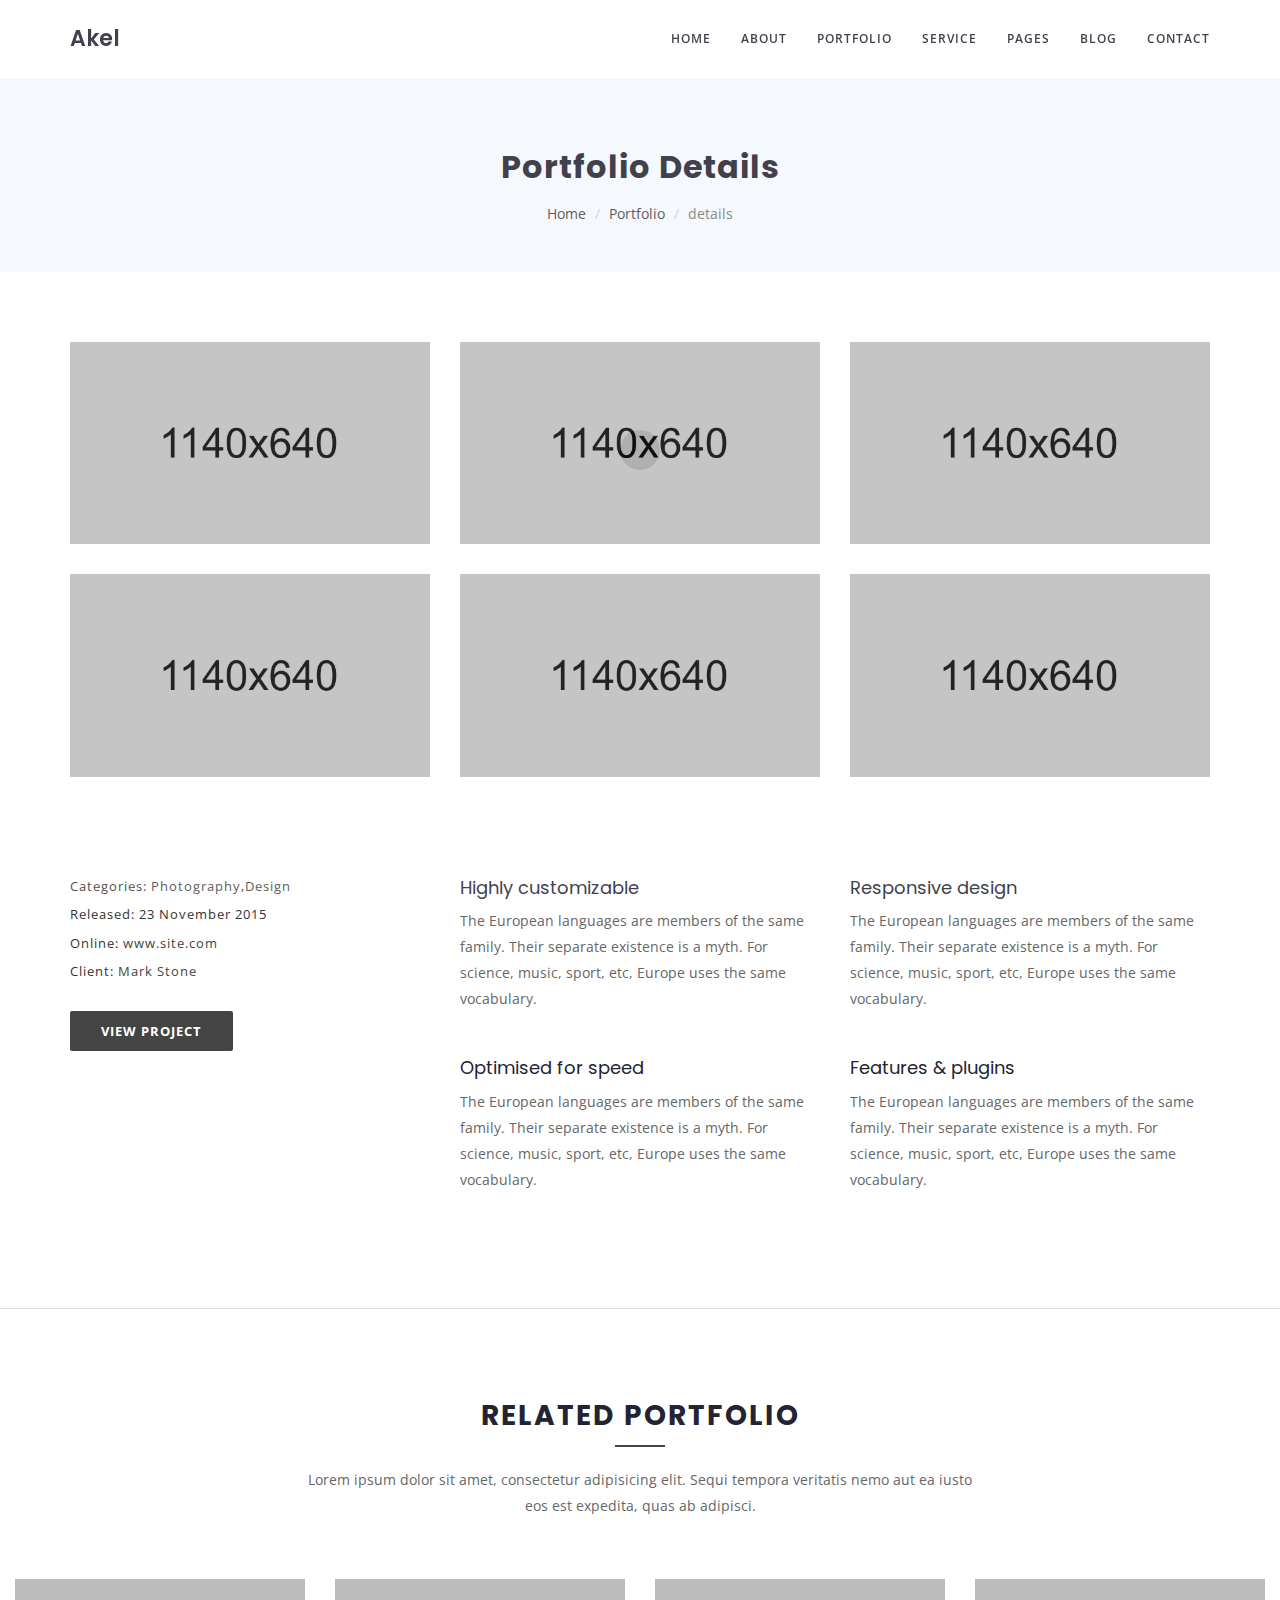
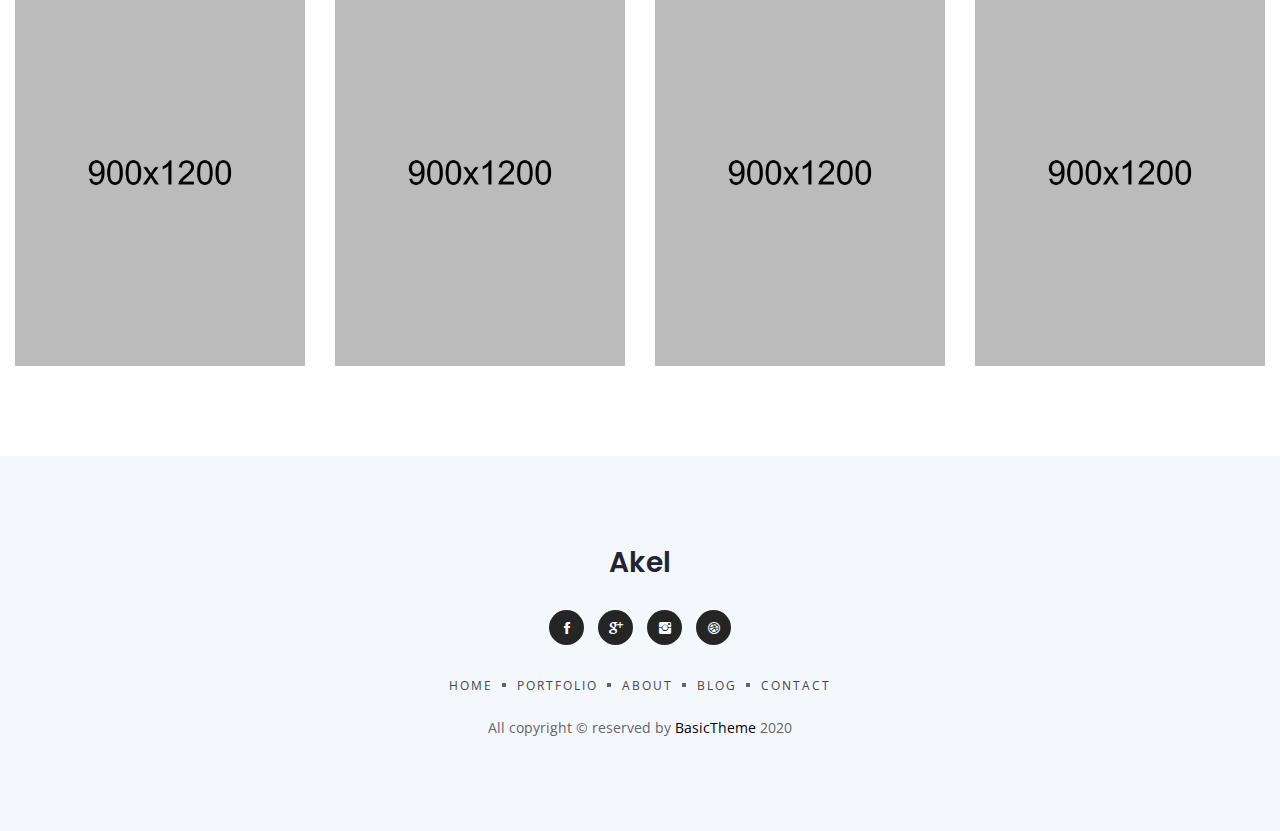
<file: portfolio-single-gallery.html>
<!doctype html>
<html class="no-js" lang="">
    <head>
        <meta charset="utf-8">
        <meta http-equiv="x-ua-compatible" content="ie=edge">
        <title>Akel - Minimal Portfolio Template</title>
        <meta name="description" content="">
        <meta name="viewport" content="width=device-width, initial-scale=1">
		<!-- favicon icon -->
        <link rel="icon" href="img/favicon.png">

		<!-- All CSS Files Here -->
        <link rel="stylesheet" href="css/bootstrap.min.css">
        <link rel="stylesheet" href="css/et-line-fonts.css">
        <link rel="stylesheet" href="css/ionicons.min.css">
        <link rel="stylesheet" href="css/magnific-popup.css">
        <link rel="stylesheet" href="css/meanmenu.css">
        <link rel="stylesheet" href="css/global.css">
        <link rel="stylesheet" href="style.css">
        <link rel="stylesheet" href="css/responsive.css">
        <script src="js/vendor/modernizr-2.8.3.min.js"></script>
    </head>
    <body>
        <!--[if lt IE 8]>
            <p class="browserupgrade">You are using an <strong>outdated</strong> browser. Please <a href="http://browsehappy.com/">upgrade your browser</a> to improve your experience.</p>
        <![endif]-->

        <!-- Add your site or application content here -->
		<!-- PRELOADER -->
		<div class="page-loader">
			<div class="loader">Loading...</div>
		</div>
		<!-- /PRELOADER -->
		<!-- header start -->
		<header>
			<div class="header-area headroom">
				<div class="container sm-100">
					<div class="row">
						<div class="col-md-3 col-sm-2">
							<div class="logo text-upper">
								<h4><a href="index.html">Akel</a></h4>
							</div>
						</div>
						<div class="col-md-9 col-sm-10">
							<div class="menu-area hidden-xs">
								<nav>
									<ul class="basic-menu clearfix">
										<li><a href="index.html">Home</a>
											<ul>
												<li><a href="index.html">Home Default </a></li>
												<li><a href="index-2.html">Home Two</a></li>
												<li><a href="index-black.html">Home black</a></li>
												<li><a href="index-black-full.html">Home black Full</a></li>
												<li><a href="index-box.html">Home box</a></li>
												<li><a href="index-video.html">Home video BG</a></li>
												<li><a href="index-slider.html">Home slider</a></li>
												<li><a href="index-slider-full.html">Home Slider Full</a></li>
												<li><a href="index-white-no-img.html">Home White</a></li>
											</ul>
										</li>
										<li><a href="about.html">about</a></li>
										<!-- PORTFOLIO -->
										<li>
											<a href="portfolio-single.html">Portfolio</a>
											<ul>
												<li><a href="portfolio-single.html">Single 1 - standartd 1</a></li>
												<li><a href="portfolio-single-2.html">Single 2 - standartd 2</a></li>
												<li><a href="portfolio-single-gallery.html">Single 3 - img gallery</a></li>
												<li><a href="portfolio-single-video-gallery.html">Single 4 - video gallery</a></li>
												<li><a href="portfolio-single-slider.html">Single 5 - slider</a></li>
												<li><a href="portfolio-single-vimeo.html">Single 6 - vimeo video</a></li>
												<li><a href="portfolio-single-youtube.html">Single 7 - youtube video</a></li>

											</ul>
										</li>
										<!-- END PORTFOLIO -->
										<li><a href="service.html">Service</a></li>
										<li><a href="#">Pages</a>
											<ul>
												<li><a href="about.html">About Us</a></li>
												<li><a href="service.html">Service</a></li>
												<li><a href="pricing.html">Pricing</a></li>
												<li><a href="contact.html">Contact</a></li>
												<li><a href="404.html">404 Page</a></li>
											</ul>
										</li>
										<!-- BLOG -->
										<li>
											<a href="blog.html">Blog</a>
											<ul>
												<li><a href="blog-3-col.html">3 Columns</a></li>
												<li><a href="blog.html">Right Sidebar</a></li>
												<li><a href="blog-details.html">details left sidebar</a></li>
												<li><a href="blog-details-video.html">details with video</a></li>
											</ul>
										</li>
										<!-- END BLOG -->
										<li><a href="contact.html">Contact</a></li>
									</ul>
								</nav>
							</div>
							<!-- basic-mobile-menu -->
							<div class="basic-mobile-menu visible-xs">
								<nav id="mobile-nav">
									<ul>
										<li><a href="index.html">Home</a>
											<ul>
												<li><a href="index.html">Home Default </a></li>
												<li><a href="index-2.html">Home Two</a></li>
												<li><a href="index-black.html">Home black</a></li>
												<li><a href="index-black-full.html">Home black Full</a></li>
												<li><a href="index-box.html">Home box</a></li>
												<li><a href="index-video.html">Home video BG</a></li>
												<li><a href="index-slider.html">Home slider</a></li>
												<li><a href="index-slider-full.html">Home Slider Full</a></li>
												<li><a href="index-white-no-img.html">Home White</a></li>
											</ul>
										</li>
										<li><a href="about.html">about</a></li>
										<!-- PORTFOLIO -->
										<li>
											<a href="portfolio-single.html">Portfolio</a>
											<ul>
												<li><a href="portfolio-single.html">Single 1 - standartd 1</a></li>
												<li><a href="portfolio-single-2.html">Single 2 - standartd 2</a></li>
												<li><a href="portfolio-single-gallery.html">Single 3 - img gallery</a></li>
												<li><a href="portfolio-single-video-gallery.html">Single 4 - video gallery</a></li>
												<li><a href="portfolio-single-slider.html">Single 5 - slider</a></li>
												<li><a href="portfolio-single-vimeo.html">Single 6 - vimeo video</a></li>
												<li><a href="portfolio-single-youtube.html">Single 7 - youtube video</a></li>

											</ul>
										</li>
										<!-- END PORTFOLIO -->
										<li><a href="service.html">Service</a></li>
										<li><a href="#">Pages</a>
											<ul>
												<li><a href="about.html">About Us</a></li>
												<li><a href="service.html">Service</a></li>
												<li><a href="pricing.html">Pricing</a></li>
												<li><a href="contact.html">Contact</a></li>
												<li><a href="404.html">404 Page</a></li>
											</ul>
										</li>
										<!-- BLOG -->
										<li>
											<a href="blog.html">Blog</a>
											<ul>
												<li><a href="blog-3-col.html">3 Columns</a></li>
												<li><a href="blog.html">Right Sidebar</a></li>
												<li><a href="blog-details.html">details left sidebar</a></li>
												<li><a href="blog-details-video.html">details with video</a></li>
											</ul>
										</li>
										<!-- END BLOG -->
										<li><a href="contact.html">Contact</a></li>
									</ul>
								</nav>
							</div>
						</div>
					</div>
				</div>
			</div>
		</header>
		<!-- header end -->
		<div class="basic-space"></div>

		<!-- basic-breadcrumb start -->
		<div class="basic-breadcrumb-area gray-bg pt-70 pb-40">
			<div class="container">
				<div class="basic-breadcrumb text-center">
					<h3 class="">Portfolio Details</h3>
					<ol class="breadcrumb text-xs">
						<li><a href="index.html">Home</a></li>
						<li><a href="#">Portfolio</a></li>
						<li class="active">details</li>
					</ol>
				</div>
			</div>
		</div>
		<!-- basic-breadcrumb end -->
		<!-- basic-portfolio-area start -->
		<div class="portfolio-details-area ptb-70">
			<div class="container">
				<div class="row">
					<div class="col-md-4 col-sm-6 mb-30">
						<div class="portfolio-full-img">
							<a class="popup-link" href="img/blog/1.jpg"><img src="img/blog/1.jpg" alt="" /></a>
						</div>
					</div>
					<div class="col-md-4 col-sm-6 mb-30">
						<div class="portfolio-full-img">
							<a class="popup-link" href="img/blog/2.jpg"><img src="img/blog/2.jpg" alt="" /></a>
						</div>
					</div>
					<div class="col-md-4 col-sm-6 mb-30">
						<div class="portfolio-full-img">
							<a class="popup-link" href="img/blog/3.jpg"><img src="img/blog/3.jpg" alt="" /></a>
						</div>
					</div>
					<div class="col-md-4 col-sm-6 mb-30">
						<div class="portfolio-full-img">
							<a class="popup-link" href="img/blog/4.jpg"><img src="img/blog/4.jpg" alt="" /></a>
						</div>
					</div>
					<div class="col-md-4 col-sm-6 mb-30">
						<div class="portfolio-full-img">
							<a class="popup-link" href="img/blog/5.jpg"><img src="img/blog/5.jpg" alt="" /></a>
						</div>
					</div>
					<div class="col-md-4 col-sm-6 mb-30">
						<div class="portfolio-full-img">
							<a class="popup-link" href="img/blog/6.jpg"><img src="img/blog/6.jpg" alt="" /></a>
						</div>
					</div>
				</div>
				<div class="row mt-70">
					<div class="col-md-4">
						<ul class="project-details">
							<li class="font-alt">Categories: <a href="#">Photography</a>,<a href="#">Design</a></li>
							<li class="font-alt">Released: 23 November 2015</li>
							<li class="font-alt">Online: <a href="#">www.site.com</a></li>
							<li class="font-alt">Client: <a href="#">Mark Stone</a></li>
						</ul>
						<div class="portfolio-view-btn mt-20">
							<a class="btn" href="#">View Project</a>
						</div>
					</div>
					<div class="col-md-8">
						<div class="row multi-columns-row">
							<div class="col-sm-6 col-md-6 mb-30">
								<h5 class="font-alt m-t-0">Highly customizable</h5>
								<p>The European languages are members of the same family. Their separate existence is a myth. For science, music, sport, etc, Europe uses the same vocabulary.</p>
							</div>

							<div class="col-sm-6 col-md-6 mb-30">
								<h5 class="font-alt m-t-0">Responsive design</h5>
								<p>The European languages are members of the same family. Their separate existence is a myth. For science, music, sport, etc, Europe uses the same vocabulary.</p>
							</div>

							<div class="col-sm-6 col-md-6 mb-30">
								<h5 class="font-alt m-t-0">Optimised for speed</h5>
								<p>The European languages are members of the same family. Their separate existence is a myth. For science, music, sport, etc, Europe uses the same vocabulary.</p>
							</div>

							<div class="col-sm-6 col-md-6 mb-30">
								<h5 class="font-alt m-t-0">Features & plugins</h5>
								<p>The European languages are members of the same family. Their separate existence is a myth. For science, music, sport, etc, Europe uses the same vocabulary.</p>
							</div>
						</div>
					</div>
				</div>
			</div>
		</div>
		<!-- basic-portfolio-area end -->

		<div class="basic-separator"></div>
		<!-- related-post-area start -->
		<div class="related-post-area ptb-90">
			<div class="container">
				<div class="area-title text-center">
					<h2>Related Portfolio</h2>
					<p>Lorem ipsum dolor sit amet, consectetur adipisicing elit. Sequi tempora veritatis nemo aut ea iusto eos est expedita, quas ab adipisci.</p>
				</div>
			</div>
			<div id="related-active" class=" owl-carousel">
				<div class="portfolio-item">
					<div class="portfolio-wrapper">
						<div class="portfolio-thumb">
							<img src="img/portfolio/related/6.jpg" alt="" />
							<div class="view-icon">
								<a href="portfolio-single.html"><i class="ion-arrow-right-c"></i></a>
							</div>
						</div>
						<div class="portfolio-caption text-left">
							<div class="work-tag">
								<p>Web Design</p>
							</div>
							<h4><a href="portfolio-single.html">Brand Redesign Works</a></h4>
						</div>
					</div>
				</div>
				<div class="portfolio-item">
					<div class="portfolio-wrapper">
						<div class="portfolio-thumb">
							<img src="img/portfolio/related/5.jpg" alt="" />
							<div class="view-icon">
								<a href="portfolio-single.html"><i class="ion-arrow-right-c"></i></a>
							</div>
						</div>
						<div class="portfolio-caption text-left">
							<div class="work-tag">
								<p>Web Design</p>
							</div>
							<h4><a href="portfolio-single.html">Brand Redesign Works</a></h4>
						</div>
					</div>
				</div>
				<div class="portfolio-item">
					<div class="portfolio-wrapper">
						<div class="portfolio-thumb">
							<img src="img/portfolio/related/4.jpg" alt="" />
							<div class="view-icon">
								<a href="portfolio-single.html"><i class="ion-arrow-right-c"></i></a>
							</div>
						</div>
						<div class="portfolio-caption text-left">
							<div class="work-tag">
								<p>Web Design</p>
							</div>
							<h4><a href="portfolio-single.html">Brand Redesign Works</a></h4>
						</div>
					</div>
				</div>
				<div class="portfolio-item">
					<div class="portfolio-wrapper">
						<div class="portfolio-thumb">
							<img src="img/portfolio/related/3.jpg" alt="" />
							<div class="view-icon">
								<a href="portfolio-single.html"><i class="ion-arrow-right-c"></i></a>
							</div>
						</div>
						<div class="portfolio-caption text-left">
							<div class="work-tag">
								<p>Web Design</p>
							</div>
							<h4><a href="portfolio-single.html">Brand Redesign Works</a></h4>
						</div>
					</div>
				</div>
				<div class="portfolio-item">
					<div class="portfolio-wrapper">
						<div class="portfolio-thumb">
							<img src="img/portfolio/related/2.jpg" alt="" />
							<div class="view-icon">
								<a href="portfolio-single.html"><i class="ion-arrow-right-c"></i></a>
							</div>
						</div>
						<div class="portfolio-caption text-left">
							<div class="work-tag">
								<p>Web Design</p>
							</div>
							<h4><a href="portfolio-single.html">Brand Redesign Works</a></h4>
						</div>
					</div>
				</div>
				<div class="portfolio-item">
					<div class="portfolio-wrapper">
						<div class="portfolio-thumb">
							<img src="img/portfolio/related/1.jpg" alt="" />
							<div class="view-icon">
								<a href="portfolio-single.html"><i class="ion-arrow-right-c"></i></a>
							</div>
						</div>
						<div class="portfolio-caption text-left">
							<div class="work-tag">
								<p>Web Design</p>
							</div>
							<h4><a href="portfolio-single.html">Brand Redesign Works</a></h4>
						</div>
					</div>
				</div>
				<div class="portfolio-item">
					<div class="portfolio-wrapper">
						<div class="portfolio-thumb">
							<img src="img/portfolio/related/3.jpg" alt="" />
							<div class="view-icon">
								<a href="portfolio-single.html"><i class="ion-arrow-right-c"></i></a>
							</div>
						</div>
						<div class="portfolio-caption text-left">
							<div class="work-tag">
								<p>Web Design</p>
							</div>
							<h4><a href="portfolio-single.html">Brand Redesign Works</a></h4>
						</div>
					</div>
				</div>
			</div>
		</div>
		<!-- related-post-area end -->

		<footer>
			<div class="basic-footer text-center gray-bg ptb-90">
				<div class="container">
					<div class="footer-logo mb-30">
						<h3><a href="index.html">Akel</a></h3>
					</div>
					<div class="social-icon">
						<a href="#"><i class="ion-social-facebook"></i></a>
						<a href="#"><i class="ion-social-googleplus"></i></a>
						<a href="#"><i class="ion-social-instagram"></i></a>
						<a href="#"><i class="ion-social-dribbble"></i></a>
					</div>
					<div class="footer-menu mt-30">
						<nav>
							<ul>
								<li><a href="#">Home</a></li>
								<li><a href="#">Portfolio</a></li>
								<li><a href="#">About</a></li>
								<li><a href="#">Blog</a></li>
								<li><a href="#">Contact</a></li>
							</ul>
						</nav>
					</div>
					<div class="copyright mt-20">
						<p>All copyright © reserved by <a href="#">BasicTheme</a> 2020</p>
					</div>
				</div>
			</div>
		</footer>


		<!-- All js plugins here -->
        <script src="js/vendor/jquery-1.12.0.min.js"></script>
        <script src="js/bootstrap.min.js"></script>
        <script src="js/isotope.pkgd.min.js"></script>
        <script src="js/imagesloaded.pkgd.min.js"></script>
        <script src="js/jquery.magnific-popup.min.js"></script>
        <script src="js/jquery.meanmenu.js"></script>
        <script src="js/plugins.js"></script>
		<script type="text/javascript">
			// grab an element
			var myElement = document.querySelector(".headroom");
			// construct an instance of Headroom, passing the element
			var headroom  = new Headroom(myElement);
			// initialise
			headroom.init();
		</script>
        <script src="js/main.js"></script>
    </body>
</html>
</file>
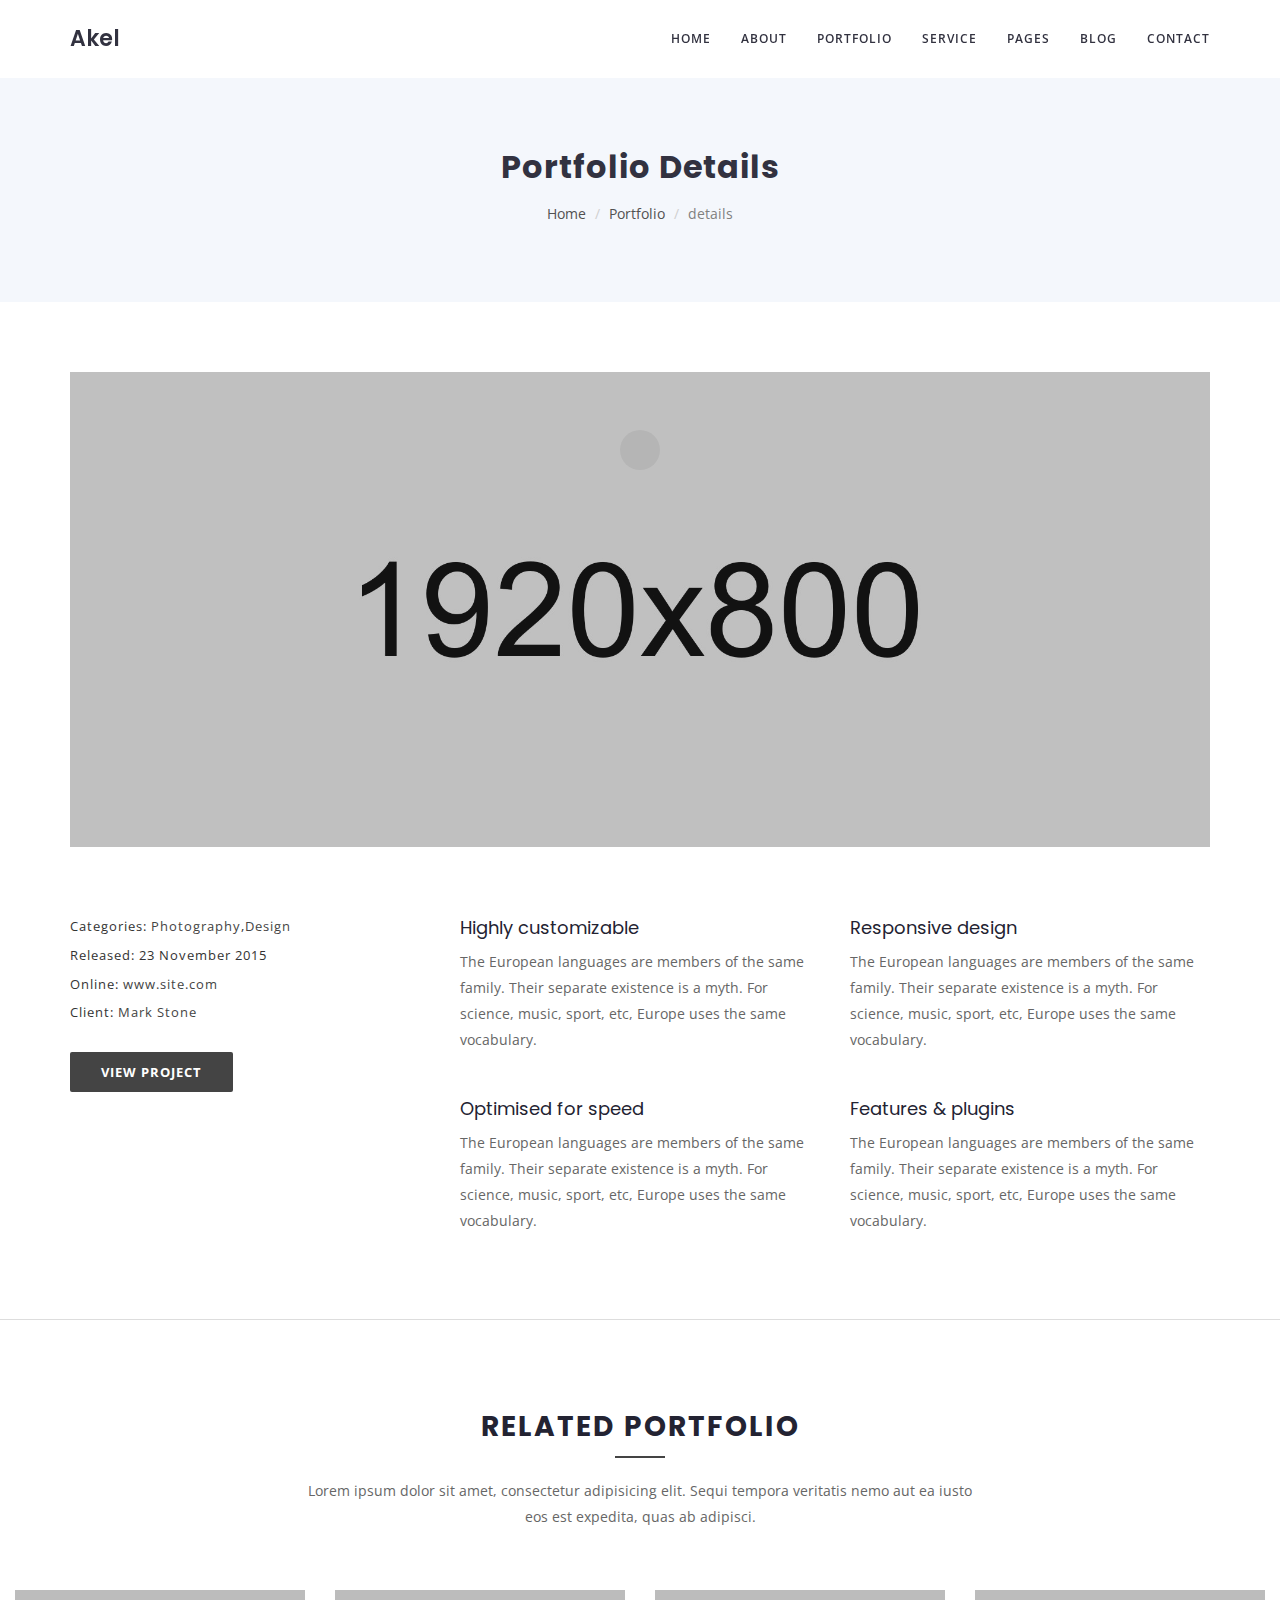
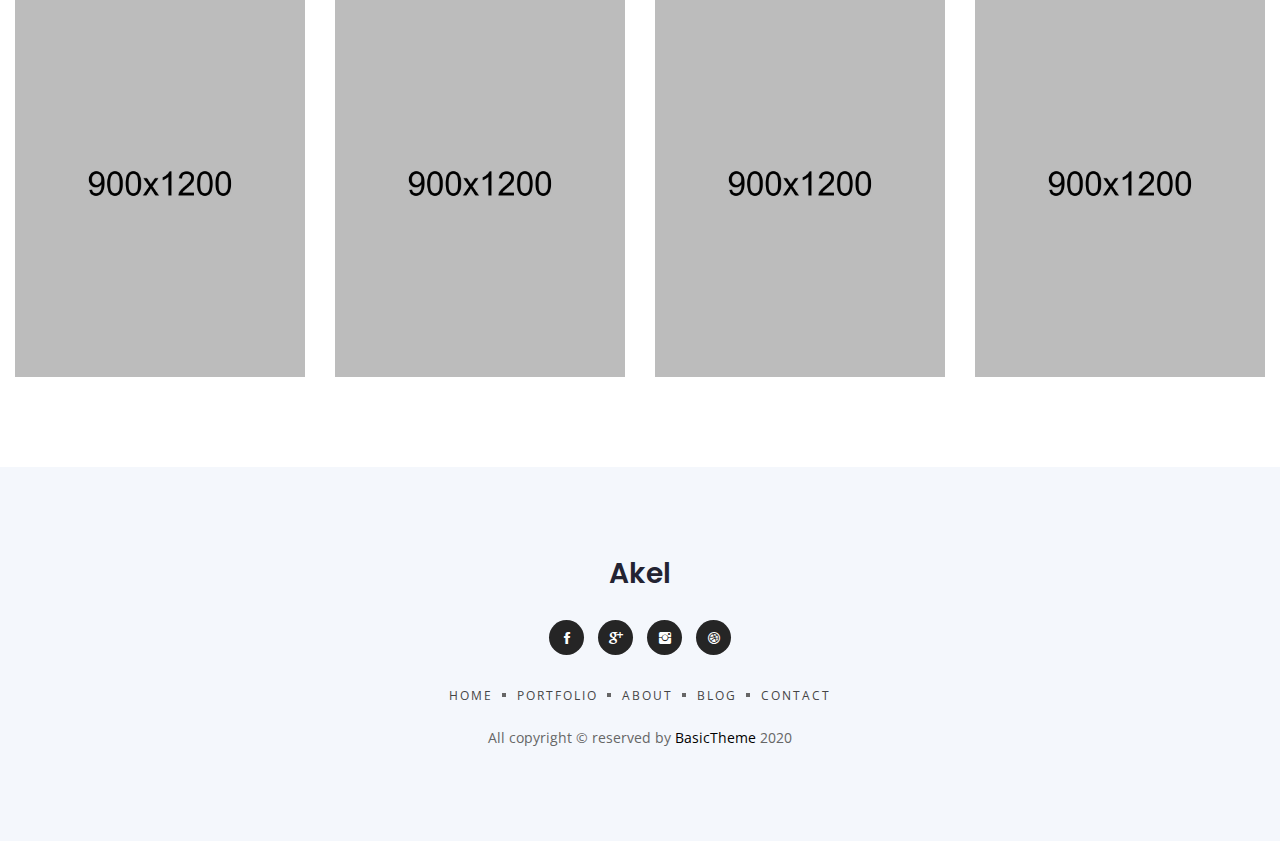
<file: portfolio-single-slider.html>
<!doctype html>
<html class="no-js" lang="">
    <head>
        <meta charset="utf-8">
        <meta http-equiv="x-ua-compatible" content="ie=edge">
        <title>Akel - Minimal Portfolio Template</title>
        <meta name="description" content="">
        <meta name="viewport" content="width=device-width, initial-scale=1">
		<!-- favicon icon -->
        <link rel="icon" href="img/favicon.png">

		<!-- All CSS Files Here -->
        <link rel="stylesheet" href="css/bootstrap.min.css">
        <link rel="stylesheet" href="css/et-line-fonts.css">
        <link rel="stylesheet" href="css/ionicons.min.css">
        <link rel="stylesheet" href="css/magnific-popup.css">
        <link rel="stylesheet" href="css/meanmenu.css">
        <link rel="stylesheet" href="css/global.css">
        <link rel="stylesheet" href="style.css">
        <link rel="stylesheet" href="css/responsive.css">
        <script src="js/vendor/modernizr-2.8.3.min.js"></script>
    </head>
    <body>
        <!--[if lt IE 8]>
            <p class="browserupgrade">You are using an <strong>outdated</strong> browser. Please <a href="http://browsehappy.com/">upgrade your browser</a> to improve your experience.</p>
        <![endif]-->

        <!-- Add your site or application content here -->
 		<!-- PRELOADER -->
		<div class="page-loader">
			<div class="loader">Loading...</div>
		</div>
		<!-- /PRELOADER -->
		<!-- header start -->
		<header>
			<div class="header-area headroom">
				<div class="container sm-100">
					<div class="row">
						<div class="col-md-3 col-sm-2">
							<div class="logo text-upper">
								<h4><a href="index.html">Akel</a></h4>
							</div>
						</div>
						<div class="col-md-9 col-sm-10">
							<div class="menu-area hidden-xs">
								<nav>
									<ul class="basic-menu clearfix">
										<li><a href="index.html">Home</a>
											<ul>
												<li><a href="index.html">Home Default </a></li>
												<li><a href="index-2.html">Home Two</a></li>
												<li><a href="index-black.html">Home black</a></li>
												<li><a href="index-black-full.html">Home black Full</a></li>
												<li><a href="index-box.html">Home box</a></li>
												<li><a href="index-video.html">Home video BG</a></li>
												<li><a href="index-slider.html">Home slider</a></li>
												<li><a href="index-slider-full.html">Home Slider Full</a></li>
												<li><a href="index-white-no-img.html">Home White</a></li>
											</ul>
										</li>
										<li><a href="about.html">about</a></li>
										<!-- PORTFOLIO -->
										<li>
											<a href="portfolio-single.html">Portfolio</a>
											<ul>
												<li><a href="portfolio-single.html">Single 1 - standartd 1</a></li>
												<li><a href="portfolio-single-2.html">Single 2 - standartd 2</a></li>
												<li><a href="portfolio-single-gallery.html">Single 3 - img gallery</a></li>
												<li><a href="portfolio-single-video-gallery.html">Single 4 - video gallery</a></li>
												<li><a href="portfolio-single-slider.html">Single 5 - slider</a></li>
												<li><a href="portfolio-single-vimeo.html">Single 6 - vimeo video</a></li>
												<li><a href="portfolio-single-youtube.html">Single 7 - youtube video</a></li>

											</ul>
										</li>
										<!-- END PORTFOLIO -->
										<li><a href="service.html">Service</a></li>
										<li><a href="#">Pages</a>
											<ul>
												<li><a href="about.html">About Us</a></li>
												<li><a href="service.html">Service</a></li>
												<li><a href="pricing.html">Pricing</a></li>
												<li><a href="contact.html">Contact</a></li>
												<li><a href="404.html">404 Page</a></li>
											</ul>
										</li>
										<!-- BLOG -->
										<li>
											<a href="blog.html">Blog</a>
											<ul>
												<li><a href="blog-3-col.html">3 Columns</a></li>
												<li><a href="blog.html">Right Sidebar</a></li>
												<li><a href="blog-details.html">details left sidebar</a></li>
												<li><a href="blog-details-video.html">details with video</a></li>
											</ul>
										</li>
										<!-- END BLOG -->
										<li><a href="contact.html">Contact</a></li>
									</ul>
								</nav>
							</div>
							<!-- basic-mobile-menu -->
							<div class="basic-mobile-menu visible-xs">
								<nav id="mobile-nav">
									<ul>
										<li><a href="index.html">Home</a>
											<ul>
												<li><a href="index.html">Home Default </a></li>
												<li><a href="index-2.html">Home Two</a></li>
												<li><a href="index-black.html">Home black</a></li>
												<li><a href="index-black-full.html">Home black Full</a></li>
												<li><a href="index-box.html">Home box</a></li>
												<li><a href="index-video.html">Home video BG</a></li>
												<li><a href="index-slider.html">Home slider</a></li>
												<li><a href="index-slider-full.html">Home Slider Full</a></li>
												<li><a href="index-white-no-img.html">Home White</a></li>
											</ul>
										</li>
										<li><a href="about.html">about</a></li>
										<!-- PORTFOLIO -->
										<li>
											<a href="portfolio-single.html">Portfolio</a>
											<ul>
												<li><a href="portfolio-single.html">Single 1 - standartd 1</a></li>
												<li><a href="portfolio-single-2.html">Single 2 - standartd 2</a></li>
												<li><a href="portfolio-single-gallery.html">Single 3 - img gallery</a></li>
												<li><a href="portfolio-single-video-gallery.html">Single 4 - video gallery</a></li>
												<li><a href="portfolio-single-slider.html">Single 5 - slider</a></li>
												<li><a href="portfolio-single-vimeo.html">Single 6 - vimeo video</a></li>
												<li><a href="portfolio-single-youtube.html">Single 7 - youtube video</a></li>

											</ul>
										</li>
										<!-- END PORTFOLIO -->
										<li><a href="service.html">Service</a></li>
										<li><a href="#">Pages</a>
											<ul>
												<li><a href="about.html">About Us</a></li>
												<li><a href="service.html">Service</a></li>
												<li><a href="pricing.html">Pricing</a></li>
												<li><a href="contact.html">Contact</a></li>
												<li><a href="404.html">404 Page</a></li>
											</ul>
										</li>
										<!-- BLOG -->
										<li>
											<a href="blog.html">Blog</a>
											<ul>
												<li><a href="blog-3-col.html">3 Columns</a></li>
												<li><a href="blog.html">Right Sidebar</a></li>
												<li><a href="blog-details.html">details left sidebar</a></li>
												<li><a href="blog-details-video.html">details with video</a></li>
											</ul>
										</li>
										<!-- END BLOG -->
										<li><a href="contact.html">Contact</a></li>
									</ul>
								</nav>
							</div>
						</div>
					</div>
				</div>
			</div>
		</header>
		<!-- header end -->
		<div class="basic-space"></div>

		<!-- basic-slider start -->
		<div class="basic-breadcrumb-area gray-bg ptb-70">
			<div class="container">
				<div class="basic-breadcrumb text-center">
					<h3 class="">Portfolio Details</h3>
					<ol class="breadcrumb text-xs">
						<li><a href="index.html">Home</a></li>
						<li><a href="#">Portfolio</a></li>
						<li class="active">details</li>
					</ol>
				</div>
			</div>
		</div>
		<!-- basic-slider end -->
		<!-- basic-portfolio-area start -->
		<div class="portfolio-details-area pt-70 pb-40">
			<div class="container">
				<div class="row">
					<div class="col-md-12">
						<div class="portfolio-full-img portfolio-slider owl-carousel">
							<img src="img/portfolio/details/3.jpg" alt="" />
							<img src="img/portfolio/details/2.jpg" alt="" />
							<img src="img/portfolio/details/1.jpg" alt="" />
						</div>
					</div>
				</div>
				<div class="row mt-70">
					<div class="col-md-4">
						<ul class="project-details">
							<li class="font-alt">Categories: <a href="#">Photography</a>,<a href="#">Design</a></li>
							<li class="font-alt">Released: 23 November 2015</li>
							<li class="font-alt">Online: <a href="#">www.site.com</a></li>
							<li class="font-alt">Client: <a href="#">Mark Stone</a></li>
						</ul>
						<div class="portfolio-view-btn mt-20">
							<a class="btn" href="#">View Project</a>
						</div>
					</div>
					<div class="col-md-8">
						<div class="row multi-columns-row">
							<div class="col-sm-6 col-md-6 mb-30">
								<h5 class="font-alt m-t-0">Highly customizable</h5>
								<p>The European languages are members of the same family. Their separate existence is a myth. For science, music, sport, etc, Europe uses the same vocabulary.</p>
							</div>

							<div class="col-sm-6 col-md-6 mb-30">
								<h5 class="font-alt m-t-0">Responsive design</h5>
								<p>The European languages are members of the same family. Their separate existence is a myth. For science, music, sport, etc, Europe uses the same vocabulary.</p>
							</div>

							<div class="col-sm-6 col-md-6 mb-30">
								<h5 class="font-alt m-t-0">Optimised for speed</h5>
								<p>The European languages are members of the same family. Their separate existence is a myth. For science, music, sport, etc, Europe uses the same vocabulary.</p>
							</div>

							<div class="col-sm-6 col-md-6 mb-30">
								<h5 class="font-alt m-t-0">Features & plugins</h5>
								<p>The European languages are members of the same family. Their separate existence is a myth. For science, music, sport, etc, Europe uses the same vocabulary.</p>
							</div>
						</div>
					</div>
				</div>
			</div>
		</div>
		<!-- basic-portfolio-area end -->
		<div class="basic-separator"></div>
		<!-- related-post-area start -->
		<div class="related-post-area ptb-90">
			<div class="container">
				<div class="area-title text-center">
					<h2>Related Portfolio</h2>
					<p>Lorem ipsum dolor sit amet, consectetur adipisicing elit. Sequi tempora veritatis nemo aut ea iusto eos est expedita, quas ab adipisci.</p>
				</div>
			</div>
			<div id="related-active" class=" owl-carousel">
				<div class="portfolio-item">
					<div class="portfolio-wrapper">
						<div class="portfolio-thumb">
							<img src="img/portfolio/related/6.jpg" alt="" />
							<div class="view-icon">
								<a href="portfolio-single.html"><i class="ion-arrow-right-c"></i></a>
							</div>
						</div>
						<div class="portfolio-caption text-left">
							<div class="work-tag">
								<p>Web Design</p>
							</div>
							<h4><a href="portfolio-single.html">Brand Redesign Works</a></h4>
						</div>
					</div>
				</div>
				<div class="portfolio-item">
					<div class="portfolio-wrapper">
						<div class="portfolio-thumb">
							<img src="img/portfolio/related/5.jpg" alt="" />
							<div class="view-icon">
								<a href="portfolio-single.html"><i class="ion-arrow-right-c"></i></a>
							</div>
						</div>
						<div class="portfolio-caption text-left">
							<div class="work-tag">
								<p>Web Design</p>
							</div>
							<h4><a href="portfolio-single.html">Brand Redesign Works</a></h4>
						</div>
					</div>
				</div>
				<div class="portfolio-item">
					<div class="portfolio-wrapper">
						<div class="portfolio-thumb">
							<img src="img/portfolio/related/4.jpg" alt="" />
							<div class="view-icon">
								<a href="portfolio-single.html"><i class="ion-arrow-right-c"></i></a>
							</div>
						</div>
						<div class="portfolio-caption text-left">
							<div class="work-tag">
								<p>Web Design</p>
							</div>
							<h4><a href="portfolio-single.html">Brand Redesign Works</a></h4>
						</div>
					</div>
				</div>
				<div class="portfolio-item">
					<div class="portfolio-wrapper">
						<div class="portfolio-thumb">
							<img src="img/portfolio/related/3.jpg" alt="" />
							<div class="view-icon">
								<a href="portfolio-single.html"><i class="ion-arrow-right-c"></i></a>
							</div>
						</div>
						<div class="portfolio-caption text-left">
							<div class="work-tag">
								<p>Web Design</p>
							</div>
							<h4><a href="portfolio-single.html">Brand Redesign Works</a></h4>
						</div>
					</div>
				</div>
				<div class="portfolio-item">
					<div class="portfolio-wrapper">
						<div class="portfolio-thumb">
							<img src="img/portfolio/related/2.jpg" alt="" />
							<div class="view-icon">
								<a href="portfolio-single.html"><i class="ion-arrow-right-c"></i></a>
							</div>
						</div>
						<div class="portfolio-caption text-left">
							<div class="work-tag">
								<p>Web Design</p>
							</div>
							<h4><a href="portfolio-single.html">Brand Redesign Works</a></h4>
						</div>
					</div>
				</div>
				<div class="portfolio-item">
					<div class="portfolio-wrapper">
						<div class="portfolio-thumb">
							<img src="img/portfolio/related/1.jpg" alt="" />
							<div class="view-icon">
								<a href="portfolio-single.html"><i class="ion-arrow-right-c"></i></a>
							</div>
						</div>
						<div class="portfolio-caption text-left">
							<div class="work-tag">
								<p>Web Design</p>
							</div>
							<h4><a href="portfolio-single.html">Brand Redesign Works</a></h4>
						</div>
					</div>
				</div>
				<div class="portfolio-item">
					<div class="portfolio-wrapper">
						<div class="portfolio-thumb">
							<img src="img/portfolio/related/3.jpg" alt="" />
							<div class="view-icon">
								<a href="portfolio-single.html"><i class="ion-arrow-right-c"></i></a>
							</div>
						</div>
						<div class="portfolio-caption text-left">
							<div class="work-tag">
								<p>Web Design</p>
							</div>
							<h4><a href="portfolio-single.html">Brand Redesign Works</a></h4>
						</div>
					</div>
				</div>
			</div>
		</div>
		<!-- related-post-area end -->

		<footer>
			<div class="basic-footer text-center gray-bg ptb-90">
				<div class="container">
					<div class="footer-logo mb-30">
						<h3><a href="index.html">Akel</a></h3>
					</div>
					<div class="social-icon">
						<a href="#"><i class="ion-social-facebook"></i></a>
						<a href="#"><i class="ion-social-googleplus"></i></a>
						<a href="#"><i class="ion-social-instagram"></i></a>
						<a href="#"><i class="ion-social-dribbble"></i></a>
					</div>
					<div class="footer-menu mt-30">
						<nav>
							<ul>
								<li><a href="#">Home</a></li>
								<li><a href="#">Portfolio</a></li>
								<li><a href="#">About</a></li>
								<li><a href="#">Blog</a></li>
								<li><a href="#">Contact</a></li>
							</ul>
						</nav>
					</div>
					<div class="copyright mt-20">
						<p>All copyright © reserved by <a href="#">BasicTheme</a> 2020</p>
					</div>
				</div>
			</div>
		</footer>


		<!-- All js plugins here -->
        <script src="js/vendor/jquery-1.12.0.min.js"></script>
        <script src="js/bootstrap.min.js"></script>
        <script src="js/isotope.pkgd.min.js"></script>
        <script src="js/imagesloaded.pkgd.min.js"></script>
        <script src="js/jquery.magnific-popup.min.js"></script>
        <script src="js/jquery.meanmenu.js"></script>
		<script src="js/plugins.js"></script>
		<script type="text/javascript">
			// grab an element
			var myElement = document.querySelector(".headroom");
			// construct an instance of Headroom, passing the element
			var headroom  = new Headroom(myElement);
			// initialise
			headroom.init();
		</script>
        <script src="js/main.js"></script>
    </body>
</html>
</file>
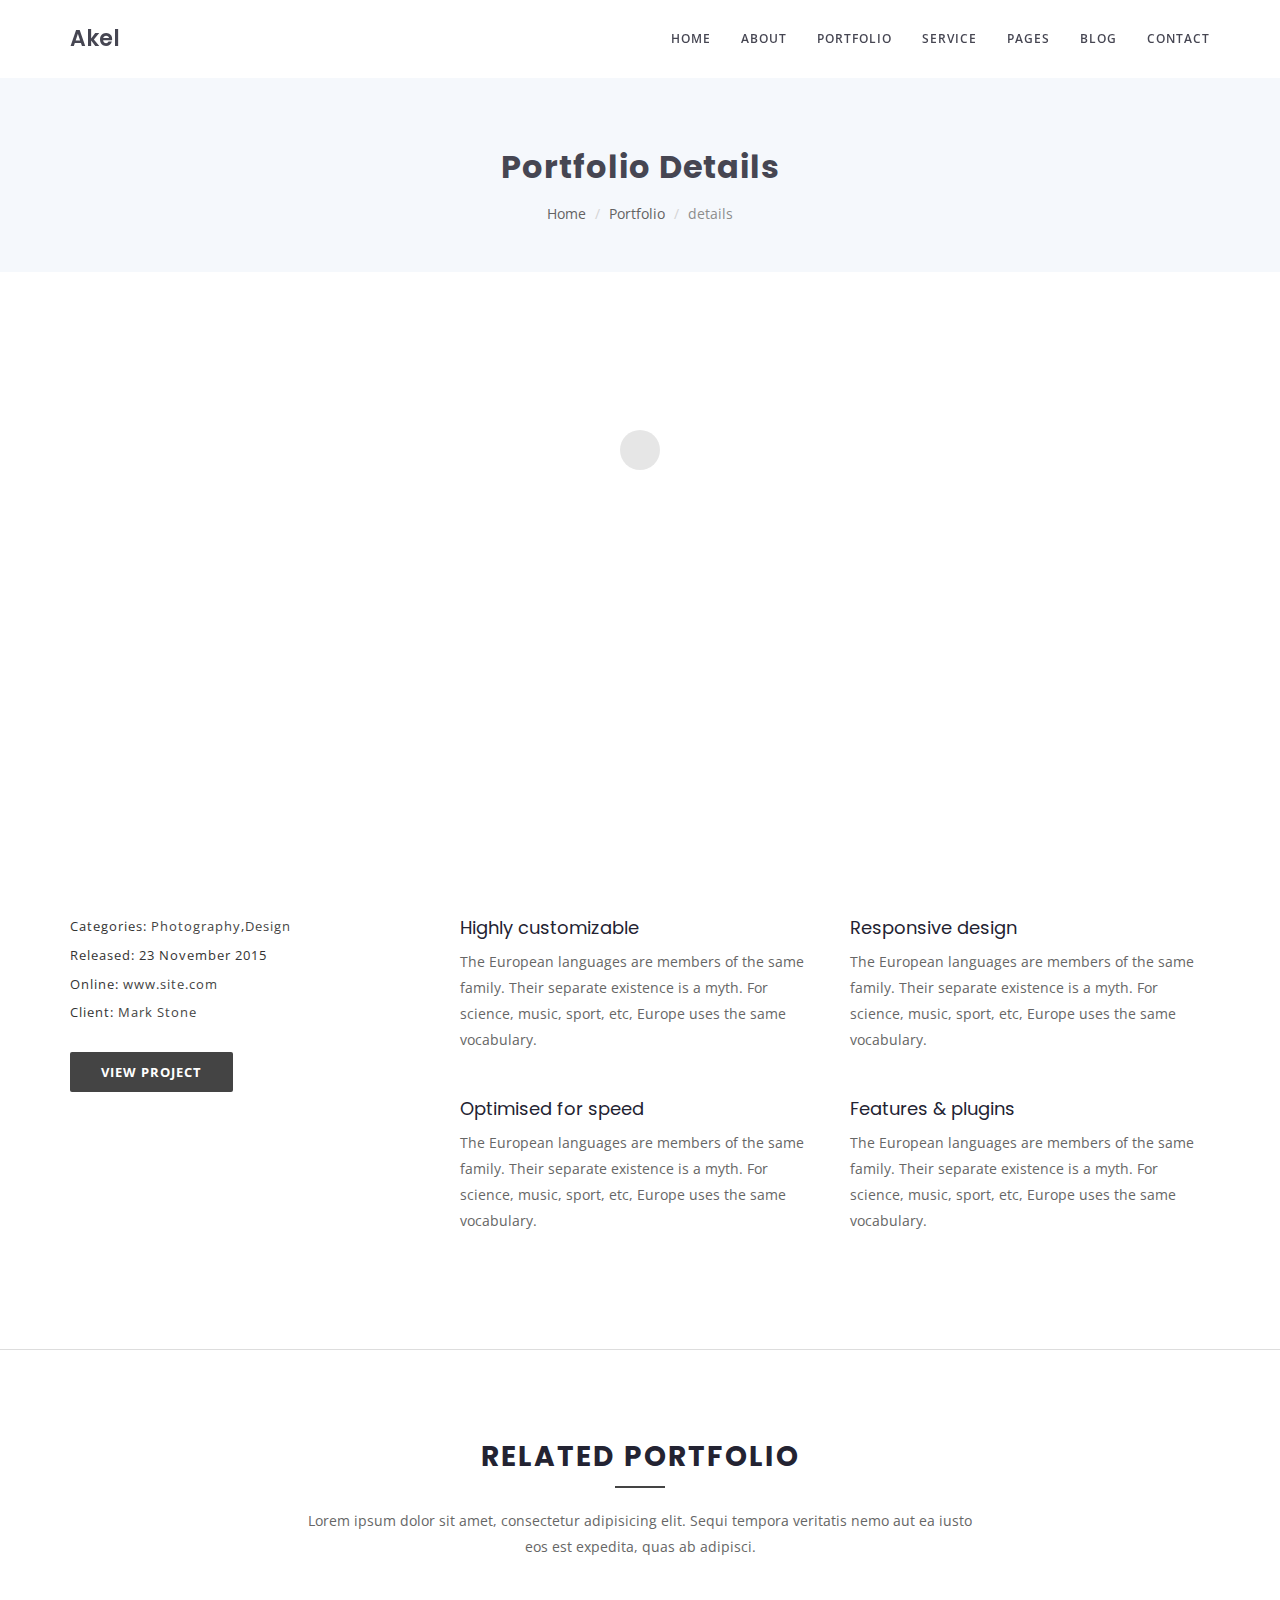
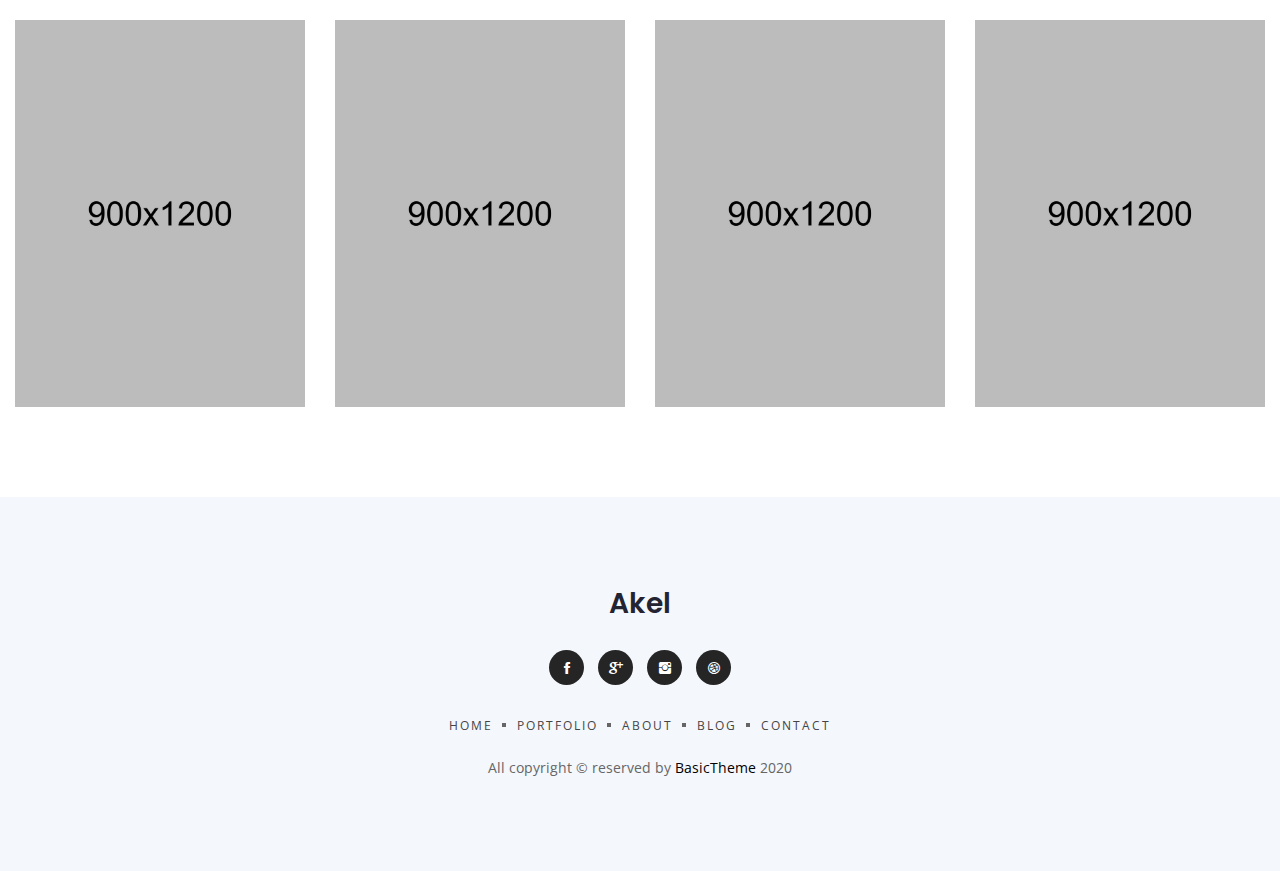
<file: portfolio-single-video-gallery.html>
<!doctype html>
<html class="no-js" lang="">
    <head>
        <meta charset="utf-8">
        <meta http-equiv="x-ua-compatible" content="ie=edge">
        <title>Akel - Minimal Portfolio Template</title>
        <meta name="description" content="">
        <meta name="viewport" content="width=device-width, initial-scale=1">
		<!-- favicon icon -->
        <link rel="icon" href="img/favicon.png">

		<!-- All CSS Files Here -->
        <link rel="stylesheet" href="css/bootstrap.min.css">
        <link rel="stylesheet" href="css/et-line-fonts.css">
        <link rel="stylesheet" href="css/ionicons.min.css">
        <link rel="stylesheet" href="css/magnific-popup.css">
        <link rel="stylesheet" href="css/meanmenu.css">
        <link rel="stylesheet" href="css/global.css">
        <link rel="stylesheet" href="style.css">
        <link rel="stylesheet" href="css/responsive.css">
        <script src="js/vendor/modernizr-2.8.3.min.js"></script>
    </head>
    <body>
        <!--[if lt IE 8]>
            <p class="browserupgrade">You are using an <strong>outdated</strong> browser. Please <a href="http://browsehappy.com/">upgrade your browser</a> to improve your experience.</p>
        <![endif]-->

        <!-- Add your site or application content here -->
		<!-- PRELOADER -->
		<div class="page-loader">
			<div class="loader">Loading...</div>
		</div>
		<!-- /PRELOADER -->
		<!-- header start -->
		<header>
			<div class="header-area headroom">
				<div class="container sm-100">
					<div class="row">
						<div class="col-md-3 col-sm-2">
							<div class="logo text-upper">
								<h4><a href="index.html">Akel</a></h4>
							</div>
						</div>
						<div class="col-md-9 col-sm-10">
							<div class="menu-area hidden-xs">
								<nav>
									<ul class="basic-menu clearfix">
										<li><a href="index.html">Home</a>
											<ul>
												<li><a href="index.html">Home Default </a></li>
												<li><a href="index-2.html">Home Two</a></li>
												<li><a href="index-black.html">Home black</a></li>
												<li><a href="index-black-full.html">Home black Full</a></li>
												<li><a href="index-box.html">Home box</a></li>
												<li><a href="index-video.html">Home video BG</a></li>
												<li><a href="index-slider.html">Home slider</a></li>
												<li><a href="index-slider-full.html">Home Slider Full</a></li>
												<li><a href="index-white-no-img.html">Home White</a></li>
											</ul>
										</li>
										<li><a href="about.html">about</a></li>
										<!-- PORTFOLIO -->
										<li>
											<a href="portfolio-single.html">Portfolio</a>
											<ul>
												<li><a href="portfolio-single.html">Single 1 - standartd 1</a></li>
												<li><a href="portfolio-single-2.html">Single 2 - standartd 2</a></li>
												<li><a href="portfolio-single-gallery.html">Single 3 - img gallery</a></li>
												<li><a href="portfolio-single-video-gallery.html">Single 4 - video gallery</a></li>
												<li><a href="portfolio-single-slider.html">Single 5 - slider</a></li>
												<li><a href="portfolio-single-vimeo.html">Single 6 - vimeo video</a></li>
												<li><a href="portfolio-single-youtube.html">Single 7 - youtube video</a></li>

											</ul>
										</li>
										<!-- END PORTFOLIO -->
										<li><a href="service.html">Service</a></li>
										<li><a href="#">Pages</a>
											<ul>
												<li><a href="about.html">About Us</a></li>
												<li><a href="service.html">Service</a></li>
												<li><a href="pricing.html">Pricing</a></li>
												<li><a href="contact.html">Contact</a></li>
												<li><a href="404.html">404 Page</a></li>
											</ul>
										</li>
										<!-- BLOG -->
										<li>
											<a href="blog.html">Blog</a>
											<ul>
												<li><a href="blog-3-col.html">3 Columns</a></li>
												<li><a href="blog.html">Right Sidebar</a></li>
												<li><a href="blog-details.html">details left sidebar</a></li>
												<li><a href="blog-details-video.html">details with video</a></li>
											</ul>
										</li>
										<!-- END BLOG -->
										<li><a href="contact.html">Contact</a></li>
									</ul>
								</nav>
							</div>
							<!-- basic-mobile-menu -->
							<div class="basic-mobile-menu visible-xs">
								<nav id="mobile-nav">
									<ul>
										<li><a href="index.html">Home</a>
											<ul>
												<li><a href="index.html">Home Default </a></li>
												<li><a href="index-2.html">Home Two</a></li>
												<li><a href="index-black.html">Home black</a></li>
												<li><a href="index-black-full.html">Home black Full</a></li>
												<li><a href="index-box.html">Home box</a></li>
												<li><a href="index-video.html">Home video BG</a></li>
												<li><a href="index-slider.html">Home slider</a></li>
												<li><a href="index-slider-full.html">Home Slider Full</a></li>
												<li><a href="index-white-no-img.html">Home White</a></li>
											</ul>
										</li>
										<li><a href="about.html">about</a></li>
										<!-- PORTFOLIO -->
										<li>
											<a href="portfolio-single.html">Portfolio</a>
											<ul>
												<li><a href="portfolio-single.html">Single 1 - standartd 1</a></li>
												<li><a href="portfolio-single-2.html">Single 2 - standartd 2</a></li>
												<li><a href="portfolio-single-gallery.html">Single 3 - img gallery</a></li>
												<li><a href="portfolio-single-video-gallery.html">Single 4 - video gallery</a></li>
												<li><a href="portfolio-single-slider.html">Single 5 - slider</a></li>
												<li><a href="portfolio-single-vimeo.html">Single 6 - vimeo video</a></li>
												<li><a href="portfolio-single-youtube.html">Single 7 - youtube video</a></li>

											</ul>
										</li>
										<!-- END PORTFOLIO -->
										<li><a href="service.html">Service</a></li>
										<li><a href="#">Pages</a>
											<ul>
												<li><a href="about.html">About Us</a></li>
												<li><a href="service.html">Service</a></li>
												<li><a href="pricing.html">Pricing</a></li>
												<li><a href="contact.html">Contact</a></li>
												<li><a href="404.html">404 Page</a></li>
											</ul>
										</li>
										<!-- BLOG -->
										<li>
											<a href="blog.html">Blog</a>
											<ul>
												<li><a href="blog-3-col.html">3 Columns</a></li>
												<li><a href="blog.html">Right Sidebar</a></li>
												<li><a href="blog-details.html">details left sidebar</a></li>
												<li><a href="blog-details-video.html">details with video</a></li>
											</ul>
										</li>
										<!-- END BLOG -->
										<li><a href="contact.html">Contact</a></li>
									</ul>
								</nav>
							</div>
						</div>
					</div>
				</div>
			</div>
		</header>
		<!-- header end -->
		<div class="basic-space"></div>

		<!-- basic-breadcrumb start -->
		<div class="basic-breadcrumb-area gray-bg pt-70 pb-40">
			<div class="container">
				<div class="basic-breadcrumb text-center">
					<h3 class="">Portfolio Details</h3>
					<ol class="breadcrumb text-xs">
						<li><a href="index.html">Home</a></li>
						<li><a href="#">Portfolio</a></li>
						<li class="active">details</li>
					</ol>
				</div>
			</div>
		</div>
		<!-- basic-breadcrumb end -->
		<!-- basic-portfolio-area start -->
		<div class="portfolio-details-area ptb-70">
			<div class="container">
				<div class="row">
					<div class="col-md-4 mb-30">
						<div class="portfolio-full-img embed-responsive embed-responsive-16by9">
							<iframe src="https://www.youtube.com/embed/8YVdEPbs6FI"></iframe>
						</div>
					</div>
					<div class="col-md-4 mb-30">
						<div class="portfolio-full-img embed-responsive embed-responsive-16by9">
							<iframe src="https://www.youtube.com/embed/GV5uW-wq378"></iframe>
						</div>
					</div>
					<div class="col-md-4 mb-30">
						<div class="portfolio-full-img embed-responsive embed-responsive-16by9">
							<iframe src="https://www.youtube.com/embed/_FiPxGh0wIo"></iframe>
						</div>
					</div>
					<div class="col-md-4 mb-30">
						<div class="portfolio-full-img embed-responsive embed-responsive-16by9">
							<iframe src="https://www.youtube.com/embed/b0IfGcoHfD0"></iframe>
						</div>
					</div>
					<div class="col-md-4 mb-30">
						<div class="portfolio-full-img embed-responsive embed-responsive-16by9">
							<iframe src="https://www.youtube.com/embed/mL3p9BbBlnU"></iframe>
						</div>
					</div>
					<div class="col-md-4 mb-30">
						<div class="portfolio-full-img embed-responsive embed-responsive-16by9">
							<iframe src="https://www.youtube.com/embed/p8FSps-PhsE"></iframe>
						</div>
					</div>
				</div>
				<div class="row mt-70">
					<div class="col-md-4">
						<ul class="project-details">
							<li class="font-alt">Categories: <a href="#">Photography</a>,<a href="#">Design</a></li>
							<li class="font-alt">Released: 23 November 2015</li>
							<li class="font-alt">Online: <a href="#">www.site.com</a></li>
							<li class="font-alt">Client: <a href="#">Mark Stone</a></li>
						</ul>
						<div class="portfolio-view-btn mt-20">
							<a class="btn" href="#">View Project</a>
						</div>
					</div>
					<div class="col-md-8">
						<div class="row multi-columns-row">
							<div class="col-sm-6 col-md-6 mb-30">
								<h5 class="font-alt m-t-0">Highly customizable</h5>
								<p>The European languages are members of the same family. Their separate existence is a myth. For science, music, sport, etc, Europe uses the same vocabulary.</p>
							</div>

							<div class="col-sm-6 col-md-6 mb-30">
								<h5 class="font-alt m-t-0">Responsive design</h5>
								<p>The European languages are members of the same family. Their separate existence is a myth. For science, music, sport, etc, Europe uses the same vocabulary.</p>
							</div>

							<div class="col-sm-6 col-md-6 mb-30">
								<h5 class="font-alt m-t-0">Optimised for speed</h5>
								<p>The European languages are members of the same family. Their separate existence is a myth. For science, music, sport, etc, Europe uses the same vocabulary.</p>
							</div>

							<div class="col-sm-6 col-md-6 mb-30">
								<h5 class="font-alt m-t-0">Features & plugins</h5>
								<p>The European languages are members of the same family. Their separate existence is a myth. For science, music, sport, etc, Europe uses the same vocabulary.</p>
							</div>
						</div>
					</div>
				</div>
			</div>
		</div>
		<!-- basic-portfolio-area end -->

		<div class="basic-separator"></div>
		<!-- related-post-area start -->
		<div class="related-post-area ptb-90">
			<div class="container">
				<div class="area-title text-center">
					<h2>Related Portfolio</h2>
					<p>Lorem ipsum dolor sit amet, consectetur adipisicing elit. Sequi tempora veritatis nemo aut ea iusto eos est expedita, quas ab adipisci.</p>
				</div>
			</div>
			<div id="related-active" class=" owl-carousel">
				<div class="portfolio-item">
					<div class="portfolio-wrapper">
						<div class="portfolio-thumb">
							<img src="img/portfolio/related/6.jpg" alt="" />
							<div class="view-icon">
								<a href="portfolio-single.html"><i class="ion-arrow-right-c"></i></a>
							</div>
						</div>
						<div class="portfolio-caption text-left">
							<div class="work-tag">
								<p>Web Design</p>
							</div>
							<h4><a href="portfolio-single.html">Brand Redesign Works</a></h4>
						</div>
					</div>
				</div>
				<div class="portfolio-item">
					<div class="portfolio-wrapper">
						<div class="portfolio-thumb">
							<img src="img/portfolio/related/5.jpg" alt="" />
							<div class="view-icon">
								<a href="portfolio-single.html"><i class="ion-arrow-right-c"></i></a>
							</div>
						</div>
						<div class="portfolio-caption text-left">
							<div class="work-tag">
								<p>Web Design</p>
							</div>
							<h4><a href="portfolio-single.html">Brand Redesign Works</a></h4>
						</div>
					</div>
				</div>
				<div class="portfolio-item">
					<div class="portfolio-wrapper">
						<div class="portfolio-thumb">
							<img src="img/portfolio/related/4.jpg" alt="" />
							<div class="view-icon">
								<a href="portfolio-single.html"><i class="ion-arrow-right-c"></i></a>
							</div>
						</div>
						<div class="portfolio-caption text-left">
							<div class="work-tag">
								<p>Web Design</p>
							</div>
							<h4><a href="portfolio-single.html">Brand Redesign Works</a></h4>
						</div>
					</div>
				</div>
				<div class="portfolio-item">
					<div class="portfolio-wrapper">
						<div class="portfolio-thumb">
							<img src="img/portfolio/related/3.jpg" alt="" />
							<div class="view-icon">
								<a href="portfolio-single.html"><i class="ion-arrow-right-c"></i></a>
							</div>
						</div>
						<div class="portfolio-caption text-left">
							<div class="work-tag">
								<p>Web Design</p>
							</div>
							<h4><a href="portfolio-single.html">Brand Redesign Works</a></h4>
						</div>
					</div>
				</div>
				<div class="portfolio-item">
					<div class="portfolio-wrapper">
						<div class="portfolio-thumb">
							<img src="img/portfolio/related/2.jpg" alt="" />
							<div class="view-icon">
								<a href="portfolio-single.html"><i class="ion-arrow-right-c"></i></a>
							</div>
						</div>
						<div class="portfolio-caption text-left">
							<div class="work-tag">
								<p>Web Design</p>
							</div>
							<h4><a href="portfolio-single.html">Brand Redesign Works</a></h4>
						</div>
					</div>
				</div>
				<div class="portfolio-item">
					<div class="portfolio-wrapper">
						<div class="portfolio-thumb">
							<img src="img/portfolio/related/1.jpg" alt="" />
							<div class="view-icon">
								<a href="portfolio-single.html"><i class="ion-arrow-right-c"></i></a>
							</div>
						</div>
						<div class="portfolio-caption text-left">
							<div class="work-tag">
								<p>Web Design</p>
							</div>
							<h4><a href="portfolio-single.html">Brand Redesign Works</a></h4>
						</div>
					</div>
				</div>
				<div class="portfolio-item">
					<div class="portfolio-wrapper">
						<div class="portfolio-thumb">
							<img src="img/portfolio/related/3.jpg" alt="" />
							<div class="view-icon">
								<a href="portfolio-single.html"><i class="ion-arrow-right-c"></i></a>
							</div>
						</div>
						<div class="portfolio-caption text-left">
							<div class="work-tag">
								<p>Web Design</p>
							</div>
							<h4><a href="portfolio-single.html">Brand Redesign Works</a></h4>
						</div>
					</div>
				</div>
			</div>
		</div>
		<!-- related-post-area end -->

		<footer>
			<div class="basic-footer text-center gray-bg ptb-90">
				<div class="container">
					<div class="footer-logo mb-30">
						<h3><a href="index.html">Akel</a></h3>
					</div>
					<div class="social-icon">
						<a href="#"><i class="ion-social-facebook"></i></a>
						<a href="#"><i class="ion-social-googleplus"></i></a>
						<a href="#"><i class="ion-social-instagram"></i></a>
						<a href="#"><i class="ion-social-dribbble"></i></a>
					</div>
					<div class="footer-menu mt-30">
						<nav>
							<ul>
								<li><a href="#">Home</a></li>
								<li><a href="#">Portfolio</a></li>
								<li><a href="#">About</a></li>
								<li><a href="#">Blog</a></li>
								<li><a href="#">Contact</a></li>
							</ul>
						</nav>
					</div>
					<div class="copyright mt-20">
						<p>All copyright © reserved by <a href="#">BasicTheme</a> 2020</p>
					</div>
				</div>
			</div>
		</footer>


		<!-- All js plugins here -->
        <script src="js/vendor/jquery-1.12.0.min.js"></script>
        <script src="js/bootstrap.min.js"></script>
        <script src="js/isotope.pkgd.min.js"></script>
        <script src="js/imagesloaded.pkgd.min.js"></script>
        <script src="js/jquery.magnific-popup.min.js"></script>
        <script src="js/jquery.meanmenu.js"></script>
        <script src="js/plugins.js"></script>
		<script type="text/javascript">
			// grab an element
			var myElement = document.querySelector(".headroom");
			// construct an instance of Headroom, passing the element
			var headroom  = new Headroom(myElement);
			// initialise
			headroom.init();
		</script>
        <script src="js/main.js"></script>
    </body>
</html>
</file>
<file: oldcss/style.css>
/*
* Prefixed by https://autoprefixer.github.io
* PostCSS: v8.3.6,
* Autoprefixer: v10.3.1
* Browsers: last 4 version
*/

@font-face {
    font-family: "Konnect-SemiBold";
    src: url("../font/Konnect/Konnect-Regular.ttf") format("truetype");
    font-style: normal;
    font-weight: normal;
}

@font-face {
    font-family: "Gteapac";
    src: url("../font/Gteapac.ttf") format("truetype");
    font-style: normal;
    font-weight: normal;
}

:root {
    --color-dark: #161616;
    --color-ocean: #416dea;
    --color-grass: #3dd28d;
    --color-snow: #ffffff;
    --color-salmon: #f32c52;
    --color-sun: #feee7d;
    --color-alge: #7999a9;
    --color-flower: #353866;
    --color-smoke: #e4e4e4;
    --borderRadius: 36px;
    --font-face: -apple-system, BlinkMacSystemFont, "Segoe UI", Roboto, Helvetica, Arial, sans-serif, "Apple Color Emoji", "Segoe UI Emoji", "Segoe UI Symbol";
}

html,
body {
    min-height: 100%;
    height: 100%;
}

#wrapper {
    min-height: 100%;
    display: -webkit-box;
    display: -ms-flexbox;
    display: flex;
    -webkit-box-orient: vertical;
    -webkit-box-direction: normal;
    -ms-flex-direction: column;
    flex-direction: column;
}

#page {
    -webkit-box-flex: 1;
    -ms-flex: 1 1 auto;
    flex: 1 1 auto;
    min-height: 100%;
}

#header {
    z-index: 9999;
}

body {
    background-color: #f7f7f7;
    font-family: "Roboto", sans-serif, fantasy !important;
    font-size: 600;
    overflow-x: hidden;
    width: 100% !important;
}

header {
    /* background-color: rgb(136, 136, 136); */
    /* background-color: rgb(166, 167, 165); */
    background-color: none !important;
    padding: 5px;
    position: relative;
    /* opacity: 0.8; */
    z-index: 1;
}

.a32 {
    position: absolute;
}

.engFont {
    font-family: "Konnect-SemiBold";
}

.Seraphim {
    font-size: 24px;
}

.index_button_work {
    position: absolute;
    right: 1rem;
}

.instagram-relative {
    position: relative;
}

.last-Instagram {
    position: absolute;
    right: 0;
}

.no_a {
    color: #6c757d;
    text-decoration: none;
}

.bgBanner {
    position: relative;
}

.imgSeraphimHeader {
    position: relative;
    height: 700px;
    overflow: hidden;
}

.imgHeaderSeraphim {
    -webkit-filter: brightness(0.65) grayscale(0.5);
    filter: brightness(0.65) grayscale(0.5);
    width: 100%;
    height: 100%;
    -o-object-fit: cover;
    object-fit: cover;
}

.imgHeaderSeraphim2 {
    -webkit-filter: brightness(0.65);
    filter: brightness(0.65);
    width: 100%;
    height: 100%;
    -o-object-fit: cover;
    object-fit: cover;
}

.BannerTextSeraphim {
    position: absolute;
    top: 50%;
    left: 50%;
    -webkit-transform: translate(-50%, -50%);
    -ms-transform: translate(-50%, -50%);
    transform: translate(-50%, -50%);
    color: #f7f7f7;
    font-size: 60px;
}

.SeraphimGeneral {
    z-index: 0;
    font-family: "Gteapac";
    text-align: center;
    font-size: 90px;
}

.midari {
    -webkit-filter: brightness(1);
    filter: brightness(1);
}

.relative_block {
    position: relative;
}

.navbar_blog_right_block {
    position: absolute;
    margin: auto 0;
    right: 0;
}

.main_blog_content {
    display: -webkit-box;
    display: -ms-flexbox;
    display: flex;
}

.featurette-divider {
    margin-top: 30px;
    margin-bottom: 30px;
}

.vibor_clothes_block {
    display: -webkit-box;
    display: -ms-flexbox;
    display: flex;
    width: 100%;
    -webkit-box-pack: center;
    -ms-flex-pack: center;
    justify-content: center;
}

.vibor_clothes {
    /* width: 625px;
    height: 625px; */
    padding: 0 10px;
    -webkit-transition: 0.5s ease-out;
    -o-transition: 0.5s ease-out;
    transition: 0.5s ease-out;
    -webkit-filter: brightness(0.95);
    filter: brightness(0.95);
}

.stop_transform_block {
    -webkit-transition: 0.5s ease-out;
    -o-transition: 0.5s ease-out;
    transition: 0.5s ease-out;
}

.vibor_clothes:hover {
    -webkit-filter: brightness(0.6);
    filter: brightness(0.6);
}

.img_tovar img {
    width: 400px;
}

.flex {
    display: -webkit-box;
    display: -ms-flexbox;
    display: flex;
}

.khj {
    margin-bottom: 30px;
}

.card_images_new {
    -webkit-transition: 0.5s ease-out;
    -o-transition: 0.5s ease-out;
    transition: 0.5s ease-out;
}

.card_images_new:hover {
    -webkit-filter: brightness(0.6);
    filter: brightness(0.6);
}

.about_row {
    display: -webkit-box;
    display: -ms-flexbox;
    display: flex;
    -webkit-box-orient: vertical;
    -webkit-box-direction: normal;
    -ms-flex-direction: column;
    flex-direction: column;
    -webkit-box-align: center;
    -ms-flex-align: center;
    align-items: center;
}

.trtr {
    position: relative;
}

.stop_transform_block {
    position: relative;
}

.hover_main_text_services {
    position: absolute;
    top: 50%;
    left: 50%;
    -webkit-transform: translate(-50%, -50%);
    -ms-transform: translate(-50%, -50%);
    transform: translate(-50%, -50%);
    opacity: 0;
    visibility: hidden;
    -webkit-transition: 0.5s ease-out;
    -o-transition: 0.5s ease-out;
    transition: 0.5s ease-out;
    /* text-align: center;
    justify-content: center;
    align-items: center; */
}

.stop_transform_block:hover .hover_main_text_services {
    opacity: 1;
    visibility: visible;
    -webkit-transition: 0.5s ease-out;
    -o-transition: 0.5s ease-out;
    transition: 0.5s ease-out;
}

.stop_transform_block:hover .vibor_clothes {
    -webkit-filter: brightness(0.6);
    filter: brightness(0.6);
}

.fer {
    text-align: center;
}

.edw {
    text-align: center;
    -webkit-box-pack: center;
    -ms-flex-pack: center;
    justify-content: center;
    -webkit-box-align: center;
    -ms-flex-align: center;
    align-items: center;
}

.textPOnIndx {
    text-align: justify;
}


/* OurWork */

.nopd {
    padding: 0;
}

.bgheaderWork {
    position: relative;
}

.imgbdheader {
    position: relative;
    height: 600px;
    overflow: hidden;
}

.imgHeaderWork {
    -webkit-filter: brightness(0.5)/* grayscale(0.5) */
    ;
    filter: brightness(0.5)/* grayscale(0.5) */
    ;
    width: 100%;
    height: 100%;
    -o-object-fit: cover;
    object-fit: cover;
}

.about_shopOW {
    margin: 30px 0;
    position: absolute;
    top: 50%;
    left: 50%;
    -webkit-transform: translate(-50%, -50%);
    -ms-transform: translate(-50%, -50%);
    transform: translate(-50%, -50%);
    color: #f7f7f7;
    max-width: 600px;
    /* font-size: 40px; */
}

.about_shopOW h1 {
    font-size: 60px;
}

.about_shopOW p {
    font-size: 20px;
}

.second_link {
    color: #888;
    text-decoration: none;
    -webkit-transition: all 0.2s ease;
    -o-transition: all 0.2s ease;
    transition: all 0.2s ease;
}

.second_link:hover {
    color: var(--black);
}

.breadcrumb-list {
    display: -webkit-box;
    display: -ms-flexbox;
    display: flex;
    -ms-flex-wrap: wrap;
    flex-wrap: wrap;
    padding: 0;
    margin: 1rem 0 0 0;
    list-style: none;
}

.breadcrumb-list li {
    font-size: 0.85rem;
    letter-spacing: 0.125rem;
    text-transform: uppercase;
}

.breadcrumb-item.active {
    color: #333;
}

.breadcrumb-item+.breadcrumb-item::before {
    content: "/";
    display: inline-block;
    padding: 0 0.5rem;
    color: #d5d5d5;
}

.accordion-button:not(.collapsed) {
    color: var(--bs-body-color);
    background-color: #e7f1ff;
    -webkit-box-shadow: inset 0 -1px 0 rgb(0 0 0 / 13%);
    box-shadow: inset 0 -1px 0 rgb(0 0 0 / 13%);
}


/* about */

.about_shop {
    margin: 40px 0;
}

.about_text {
    max-width: 900px;
    width: 100%;
    margin-bottom: 30px 0;
}


/* blog */

.headerDark {
    background-color: #41464b;
}


/* services */

.BannerSer {
    position: absolute;
    max-width: 600px;
    top: 90%;
    left: 50%;
    -webkit-transform: translate(-50%, -50%);
    -ms-transform: translate(-50%, -50%);
    transform: translate(-50%, -50%);
    color: #f7f7f7;
    font-size: 24px;
}

.new_button {
    display: -webkit-box;
    display: -ms-flexbox;
    display: flex;
    overflow: hidden;
    margin: 10px;
    padding: 12px 20px;
    cursor: pointer;
    -webkit-user-select: none;
    -moz-user-select: none;
    -ms-user-select: none;
    user-select: none;
    -webkit-transition: all 150ms linear;
    -o-transition: all 150ms linear;
    transition: all 150ms linear;
    text-align: center;
    white-space: nowrap;
    text-decoration: none !important;
    text-transform: none;
    text-transform: capitalize;
    color: #fff;
    border: 0 none;
    border-radius: var(--borderRadius);
    font-weight: 500;
    line-height: 1.3;
    -webkit-appearance: none;
    -moz-appearance: none;
    appearance: none;
    -webkit-box-pack: center;
    -ms-flex-pack: center;
    justify-content: center;
    -webkit-box-align: center;
    -ms-flex-align: center;
    align-items: center;
    -webkit-box-flex: 0;
    -ms-flex: 0 0 160px;
    flex: 0 0 160px;
    -webkit-box-shadow: 2px 5px 10px var(--color-smoke);
    box-shadow: 2px 5px 10px var(--color-smoke);
}

.new_button:hover {
    -webkit-transition: all 150ms linear;
    -o-transition: all 150ms linear;
    transition: all 150ms linear;
    opacity: 0.85;
}

.new_button:active {
    -webkit-transition: all 150ms linear;
    -o-transition: all 150ms linear;
    transition: all 150ms linear;
    opacity: 0.75;
}

.new_button:focus {
    outline: 1px dotted #959595;
    outline-offset: -4px;
}

.new_button .-blue {
    color: var(--color-snow);
    background: var(--color-ocean);
}

.new_button.-regular {
    color: #202129;
    background-color: #f2f2f2;
}

.new_button.-regular:hover {
    color: #202129;
    background-color: #e1e2e2;
    opacity: 1;
}

.new_button.-regular:active {
    background-color: #d5d6d6;
    opacity: 1;
}

.new_button.-dark {
    color: var(--color-snow);
    background: var(--color-dark);
}

.new_button.-dark:focus {
    outline: 1px dotted white;
    outline-offset: -4px;
}

.new_button.-blue {
    color: var(--color-snow);
    background: var(--color-ocean);
}

.new_button.-alge {
    color: var(--color-snow);
    background: var(--color-alge);
}


/* button out */

.nameWork {
    margin-top: 15px;
}

.nameWork p {
    margin-bottom: 10px;
}

.section-products {
    padding: 80px 0 54px;
}

.section-products .header {
    margin-bottom: 50px;
}

.section-products .header h3 {
    font-size: 1rem;
    color: #fe302f;
    font-weight: 500;
}

.section-products .header h2 {
    font-size: 2.2rem;
    font-weight: 400;
    color: #444444;
}

.section-products .single-product {
    margin-bottom: 26px;
}

.section-products .single-product .part-1 {
    position: relative;
    height: 290px;
    max-height: 290px;
    margin-bottom: 20px;
    overflow: hidden;
    border-top-left-radius: calc(0.25rem - 1px);
    border-top-right-radius: calc(0.25rem - 1px);
}

.section-products .single-product .part-1::before {
    position: absolute;
    content: "";
    top: 0;
    left: 0;
    width: 100%;
    height: 100%;
    z-index: -1;
    -webkit-transition: all 0.3s;
    -o-transition: all 0.3s;
    transition: all 0.3s;
}

.section-products .single-product:hover .part-1::before {
    border-top-left-radius: calc(0.25rem - 1px);
    border-top-right-radius: calc(0.25rem - 1px);
    -webkit-transform: scale(1.1, 1.1)/*rotate(5deg)*/
    ;
    -ms-transform: scale(1.1, 1.1)/*rotate(5deg)*/
    ;
    transform: scale(1.1, 1.1)/*rotate(5deg)*/
    ;
}

.section-products #product-1 .part-1::before {
    background: url("../images/shopper/e6b00cd076695cd01641ed8ce1a8b1fd.jpg") no-repeat center;
    border-top-left-radius: calc(0.25rem - 1px);
    border-top-right-radius: calc(0.25rem - 1px);
    background-size: cover;
    -webkit-transition: all 0.3s;
    -o-transition: all 0.3s;
    transition: all 0.3s;
}

.section-products #product-2 .part-1::before {
    background: url("../images/top/topvodka1.webp") no-repeat center;
    border-top-left-radius: calc(0.25rem - 1px);
    border-top-right-radius: calc(0.25rem - 1px);
    background-size: cover;
}

.section-products #product-3 .part-1::before {
    background: url("../images/top/17.jpg") no-repeat center;
    border-top-left-radius: calc(0.25rem - 1px);
    border-top-right-radius: calc(0.25rem - 1px);
    background-size: cover;
}

.section-products #product-4 .part-1::before {
    background: url("../images/14.webp") no-repeat center;
    border-top-left-radius: calc(0.25rem - 1px);
    border-top-right-radius: calc(0.25rem - 1px);
    background-size: cover;
}

.section-products #product-5 .part-1::before {
    background: url("../images/18.jpg") no-repeat center;
    border-top-left-radius: calc(0.25rem - 1px);
    border-top-right-radius: calc(0.25rem - 1px);
    background-size: cover;
}

.section-products #product-6 .part-1::before {
    background: url("../images/tshirt/shit1sakyraNeCV.jpg") no-repeat center;
    border-top-left-radius: calc(0.25rem - 1px);
    border-top-right-radius: calc(0.25rem - 1px);
    background-size: cover;
}

.section-products #product-7 .part-1::before {
    background: url("../images/bag/symka.jpg") no-repeat center;
    border-top-left-radius: calc(0.25rem - 1px);
    border-top-right-radius: calc(0.25rem - 1px);
    background-size: cover;
}

.section-products #product-8 .part-1::before {
    background: url("../images/top/17.jpg") no-repeat center;
    border-top-left-radius: calc(0.25rem - 1px);
    border-top-right-radius: calc(0.25rem - 1px);
    background-size: cover;
}

.section-products #product-9 .part-1::before {
    background: url("../images/14.jpg") no-repeat center;
    border-top-left-radius: calc(0.25rem - 1px);
    border-top-right-radius: calc(0.25rem - 1px);
    background-size: cover;
}

.section-products .single-product .part-1 .discount,
.section-products .single-product .part-1 .new {
    position: absolute;
    top: 15px;
    left: 20px;
    color: #ffffff;
    background-color: #fe302f;
    padding: 2px 8px;
    text-transform: uppercase;
    font-size: 0.85rem;
}

.section-products .single-product .part-1 .new {
    left: 0;
    background-color: #444444;
}

.section-products .single-product .part-1 ul {
    position: absolute;
    bottom: -41px;
    left: 20px;
    margin: 0;
    padding: 0;
    list-style: none;
    opacity: 0;
    -webkit-transition: bottom 0.5s, opacity 0.5s;
    -o-transition: bottom 0.5s, opacity 0.5s;
    transition: bottom 0.5s, opacity 0.5s;
}

.section-products .single-product:hover .part-1 ul {
    bottom: 30px;
    opacity: 1;
}

.section-products .single-product .part-1 ul li {
    display: inline-block;
    margin-right: 4px;
}

.section-products .single-product .part-1 ul li a {
    display: inline-block;
    width: 40px;
    height: 40px;
    line-height: 40px;
    background-color: #ffffff;
    color: #444444;
    text-align: center;
    -webkit-box-shadow: 0 2px 20px rgb(50 50 50 / 10%);
    box-shadow: 0 2px 20px rgb(50 50 50 / 10%);
    -webkit-transition: color 0.2s;
    -o-transition: color 0.2s;
    transition: color 0.2s;
}

.section-products .single-product .part-1 ul li a:hover {
    color: #fe302f;
}

.section-products .single-product .part-2 .product-title {
    font-size: 1rem;
}

.section-products .single-product .part-2 h4 {
    display: inline-block;
    font-size: 1rem;
}

.section-products .single-product .part-2 .product-old-price {
    position: relative;
    padding: 0 7px;
    margin-right: 2px;
    opacity: 0.6;
}

.section-products .single-product .part-2 .product-old-price::after {
    position: absolute;
    content: "";
    top: 50%;
    left: 0;
    width: 100%;
    height: 1px;
    background-color: #444444;
    -webkit-transform: translateY(-50%);
    -ms-transform: translateY(-50%);
    transform: translateY(-50%);
}


/* lg */

@media (max-width: 960px) {
    .imgSeraphimHeader {
        height: 480px;
    }
    .SeraphimGeneral {
        font-size: 70px;
    }
    .index_button_work {
        position: relative;
        width: 100%;
        margin-left: 4rem;
        margin-bottom: 20px;
    }
    /* OurWork */
    .about_shopOW {
        top: 50%;
        left: 50%;
        -webkit-transform: translate(-50%, -50%);
        -ms-transform: translate(-50%, -50%);
        transform: translate(-50%, -50%);
    }
    .imgbdheader {
        height: 500px;
    }
    .about_shopOW h1 {
        font-size: 50px;
    }
    .about_shopOW p {
        font-size: 18px;
    }
    /* services */
    .nameWork {
        margin-top: 12px;
    }
    .nameWork p {
        margin-bottom: 6px;
    }
    .ser-p {
        font-size: 18px;
    }
}


/* md */

@media (max-width: 720px) {
    .imgSeraphimHeader {
        height: 400px;
    }
    .SeraphimGeneral {
        font-size: 65px;
    }
    /* OurWork */
    .imgbdheader {
        height: 420px;
    }
    .about_shopOW h1 {
        font-size: 40px;
    }
    .about_shopOW p {
        font-size: 16px;
    }
}


/* sm */

@media (max-width: 576px) {
    /* header {
        background-color: rgb(87, 87, 87);
    } */
    /* .midari {
        margin: 0 auto;
        margin-top: 10px;
    } */
    .index_button_work {
        position: relative;
        width: 100%;
        margin-bottom: 20px;
    }
    .vibor_clothes_block {
        display: block;
        width: 100%;
        margin: 0 auto;
        -webkit-box-pack: center;
        -ms-flex-pack: center;
        justify-content: center;
    }
    .stop_transform_block {
        -webkit-box-pack: center;
        -ms-flex-pack: center;
        justify-content: center;
    }
    /* .vibor_clothes {
        height: 30%;
        width: 80%;
    } */
    .vibor_clothes:last-child {
        margin-top: 20px;
    }
    /* OurWork */
    .imgbdheader {
        height: 400px;
    }
    .about_shopOW h1 {
        font-size: 35px;
    }
    .about_shopOW p {
        font-size: 14px;
    }
    .section-products {
        padding: 40px 0 54px;
    }
}

#info {
    bottom: 2%;
    -webkit-transform: translate(50%, 0);
    -ms-transform: translate(50%, 0);
    transform: translate(50%, 0);
    right: 50%;
}
</file>
<file: css/et-line-fonts.css>
@font-face {
    font-family: 'et-line';
    src: url('../fonts/et-line.eot');
    src: url('../fonts/et-line.eot?#iefix') format('embedded-opentype'), url('../fonts/et-line.woff') format('woff'), url('../fonts/et-line.ttf') format('truetype'), url('../fonts/et-line.svg#et-line') format('svg');
    font-weight: normal;
    font-style: normal;
}

[data-icon]:before {
    font-family: 'et-line';
    content: attr(data-icon);
    speak: none;
    font-weight: normal;
    font-variant: normal;
    text-transform: none;
    line-height: 1;
    -webkit-font-smoothing: antialiased;
    -moz-osx-font-smoothing: grayscale;
    display: inline-block;
}

.icon-mobile,
.icon-laptop,
.icon-desktop,
.icon-tablet,
.icon-phone,
.icon-document,
.icon-documents,
.icon-search,
.icon-clipboard,
.icon-newspaper,
.icon-notebook,
.icon-book-open,
.icon-browser,
.icon-calendar,
.icon-presentation,
.icon-picture,
.icon-pictures,
.icon-video,
.icon-camera,
.icon-printer,
.icon-toolbox,
.icon-briefcase,
.icon-wallet,
.icon-gift,
.icon-bargraph,
.icon-grid,
.icon-expand,
.icon-focus,
.icon-edit,
.icon-adjustments,
.icon-ribbon,
.icon-hourglass,
.icon-lock,
.icon-megaphone,
.icon-shield,
.icon-trophy,
.icon-flag,
.icon-map,
.icon-puzzle,
.icon-basket,
.icon-envelope,
.icon-streetsign,
.icon-telescope,
.icon-gears,
.icon-key,
.icon-paperclip,
.icon-attachment,
.icon-pricetags,
.icon-lightbulb,
.icon-layers,
.icon-pencil,
.icon-tools,
.icon-tools-2,
.icon-scissors,
.icon-paintbrush,
.icon-magnifying-glass,
.icon-circle-compass,
.icon-linegraph,
.icon-mic,
.icon-strategy,
.icon-beaker,
.icon-caution,
.icon-recycle,
.icon-anchor,
.icon-profile-male,
.icon-profile-female,
.icon-bike,
.icon-wine,
.icon-hotairballoon,
.icon-globe,
.icon-genius,
.icon-map-pin,
.icon-dial,
.icon-chat,
.icon-heart,
.icon-cloud,
.icon-upload,
.icon-download,
.icon-target,
.icon-hazardous,
.icon-piechart,
.icon-speedometer,
.icon-global,
.icon-compass,
.icon-lifesaver,
.icon-clock,
.icon-aperture,
.icon-quote,
.icon-scope,
.icon-alarmclock,
.icon-refresh,
.icon-happy,
.icon-sad,
.icon-facebook,
.icon-twitter,
.icon-googleplus,
.icon-rss,
.icon-tumblr,
.icon-linkedin,
.icon-dribbble {
    font-family: 'et-line';
    speak: none;
    font-style: normal;
    font-weight: normal;
    font-variant: normal;
    text-transform: none;
    line-height: 1;
    -webkit-font-smoothing: antialiased;
    -moz-osx-font-smoothing: grayscale;
    display: inline-block;
}

.icon-mobile:before {
    content: "\e000";
}

.icon-laptop:before {
    content: "\e001";
}

.icon-desktop:before {
    content: "\e002";
}

.icon-tablet:before {
    content: "\e003";
}

.icon-phone:before {
    content: "\e004";
}

.icon-document:before {
    content: "\e005";
}

.icon-documents:before {
    content: "\e006";
}

.icon-search:before {
    content: "\e007";
}

.icon-clipboard:before {
    content: "\e008";
}

.icon-newspaper:before {
    content: "\e009";
}

.icon-notebook:before {
    content: "\e00a";
}

.icon-book-open:before {
    content: "\e00b";
}

.icon-browser:before {
    content: "\e00c";
}

.icon-calendar:before {
    content: "\e00d";
}

.icon-presentation:before {
    content: "\e00e";
}

.icon-picture:before {
    content: "\e00f";
}

.icon-pictures:before {
    content: "\e010";
}

.icon-video:before {
    content: "\e011";
}

.icon-camera:before {
    content: "\e012";
}

.icon-printer:before {
    content: "\e013";
}

.icon-toolbox:before {
    content: "\e014";
}

.icon-briefcase:before {
    content: "\e015";
}

.icon-wallet:before {
    content: "\e016";
}

.icon-gift:before {
    content: "\e017";
}

.icon-bargraph:before {
    content: "\e018";
}

.icon-grid:before {
    content: "\e019";
}

.icon-expand:before {
    content: "\e01a";
}

.icon-focus:before {
    content: "\e01b";
}

.icon-edit:before {
    content: "\e01c";
}

.icon-adjustments:before {
    content: "\e01d";
}

.icon-ribbon:before {
    content: "\e01e";
}

.icon-hourglass:before {
    content: "\e01f";
}

.icon-lock:before {
    content: "\e020";
}

.icon-megaphone:before {
    content: "\e021";
}

.icon-shield:before {
    content: "\e022";
}

.icon-trophy:before {
    content: "\e023";
}

.icon-flag:before {
    content: "\e024";
}

.icon-map:before {
    content: "\e025";
}

.icon-puzzle:before {
    content: "\e026";
}

.icon-basket:before {
    content: "\e027";
}

.icon-envelope:before {
    content: "\e028";
}

.icon-streetsign:before {
    content: "\e029";
}

.icon-telescope:before {
    content: "\e02a";
}

.icon-gears:before {
    content: "\e02b";
}

.icon-key:before {
    content: "\e02c";
}

.icon-paperclip:before {
    content: "\e02d";
}

.icon-attachment:before {
    content: "\e02e";
}

.icon-pricetags:before {
    content: "\e02f";
}

.icon-lightbulb:before {
    content: "\e030";
}

.icon-layers:before {
    content: "\e031";
}

.icon-pencil:before {
    content: "\e032";
}

.icon-tools:before {
    content: "\e033";
}

.icon-tools-2:before {
    content: "\e034";
}

.icon-scissors:before {
    content: "\e035";
}

.icon-paintbrush:before {
    content: "\e036";
}

.icon-magnifying-glass:before {
    content: "\e037";
}

.icon-circle-compass:before {
    content: "\e038";
}

.icon-linegraph:before {
    content: "\e039";
}

.icon-mic:before {
    content: "\e03a";
}

.icon-strategy:before {
    content: "\e03b";
}

.icon-beaker:before {
    content: "\e03c";
}

.icon-caution:before {
    content: "\e03d";
}

.icon-recycle:before {
    content: "\e03e";
}

.icon-anchor:before {
    content: "\e03f";
}

.icon-profile-male:before {
    content: "\e040";
}

.icon-profile-female:before {
    content: "\e041";
}

.icon-bike:before {
    content: "\e042";
}

.icon-wine:before {
    content: "\e043";
}

.icon-hotairballoon:before {
    content: "\e044";
}

.icon-globe:before {
    content: "\e045";
}

.icon-genius:before {
    content: "\e046";
}

.icon-map-pin:before {
    content: "\e047";
}

.icon-dial:before {
    content: "\e048";
}

.icon-chat:before {
    content: "\e049";
}

.icon-heart:before {
    content: "\e04a";
}

.icon-cloud:before {
    content: "\e04b";
}

.icon-upload:before {
    content: "\e04c";
}

.icon-download:before {
    content: "\e04d";
}

.icon-target:before {
    content: "\e04e";
}

.icon-hazardous:before {
    content: "\e04f";
}

.icon-piechart:before {
    content: "\e050";
}

.icon-speedometer:before {
    content: "\e051";
}

.icon-global:before {
    content: "\e052";
}

.icon-compass:before {
    content: "\e053";
}

.icon-lifesaver:before {
    content: "\e054";
}

.icon-clock:before {
    content: "\e055";
}

.icon-aperture:before {
    content: "\e056";
}

.icon-quote:before {
    content: "\e057";
}

.icon-scope:before {
    content: "\e058";
}

.icon-alarmclock:before {
    content: "\e059";
}

.icon-refresh:before {
    content: "\e05a";
}

.icon-happy:before {
    content: "\e05b";
}

.icon-sad:before {
    content: "\e05c";
}

.icon-facebook:before {
    content: "\e05d";
}

.icon-twitter:before {
    content: "\e05e";
}

.icon-googleplus:before {
    content: "\e05f";
}

.icon-rss:before {
    content: "\e060";
}

.icon-tumblr:before {
    content: "\e061";
}

.icon-linkedin:before {
    content: "\e062";
}

.icon-dribbble:before {
    content: "\e063";
}
</file>
<file: css/meanmenu.css>
a.meanmenu-reveal {
    display: none;
}

.mean-container .mean-bar {
    background: rgba(0, 0, 0, 0) none repeat scroll 0 0;
    float: left;
    min-height: 0;
    padding: 0;
    position: relative;
    width: 100%;
    z-index: 999999;
}

.mean-container a.meanmenu-reveal {
    border: 1px solid #000;
    color: #444;
    cursor: pointer;
    display: block;
    font-family: Arial, Helvetica, sans-serif;
    font-size: 1px;
    font-weight: 700;
    height: 21px;
    line-height: 22px;
    margin-top: -52px;
    padding: 5px 8px;
    position: absolute;
    right: 0;
    text-decoration: none;
    top: 0;
    width: 22px;
}

.mean-container a.meanmenu-reveal span {
    background: #444 none repeat scroll 0 0;
    display: block;
    height: 3px;
    margin-top: 3px;
}

.mean-container .mean-nav {
    background: #41464b none repeat scroll 0 0;
    float: left;
    margin-top: 0;
    width: 100%;
}

.mean-container .mean-nav ul {
    padding: 0;
    margin: 0;
    width: 100%;
    list-style-type: none;
}

.mean-container .mean-nav ul li {
    position: relative;
    float: left;
    width: 100%;
}

.mean-container .mean-nav ul li a {
    display: block;
    float: left;
    width: 90%;
    padding: 1em 5%;
    margin: 0;
    text-align: left;
    color: #fff;
    border-top: 1px solid #383838;
    border-top: 1px solid rgba(255, 255, 255, 0.5);
    text-decoration: none;
    text-transform: uppercase;
}

.mean-container .mean-nav ul li li a {
    width: 80%;
    padding: 1em 10%;
    border-top: 1px solid #f1f1f1;
    border-top: 1px solid rgba(255, 255, 255, 0.25);
    opacity: 0.75;
    filter: alpha(opacity=75);
    text-shadow: none !important;
    visibility: visible;
}

.mean-container .mean-nav ul li.mean-last a {
    border-bottom: none;
    margin-bottom: 0;
}

.mean-container .mean-nav ul li li li a {
    width: 70%;
    padding: 1em 15%;
}

.mean-container .mean-nav ul li li li li a {
    width: 60%;
    padding: 1em 20%;
}

.mean-container .mean-nav ul li li li li li a {
    width: 50%;
    padding: 1em 25%;
}

.mean-container .mean-nav ul li a:hover {
    background: #252525;
    background: rgba(255, 255, 255, 0.1);
}

.mean-container .mean-nav ul li a.mean-expand {
    margin-top: 1px;
    width: 26px;
    height: 32px;
    padding: 8px 10px !important;
    text-align: center;
    position: absolute;
    right: 0;
    top: 0;
    z-index: 2;
    font-weight: 700;
    background: rgba(255, 255, 255, 0.1);
    border: none !important;
    border-left: 1px solid rgba(255, 255, 255, 0.4) !important;
    border-bottom: 1px solid rgba(255, 255, 255, 0.2) !important;
}

.mean-container .mean-nav ul li a.mean-expand:hover {
    background: rgba(0, 0, 0, 0.9);
}

.mean-container .mean-push {
    float: left;
    width: 100%;
    padding: 0;
    margin: 0;
    clear: both;
}

.mean-nav .wrapper {
    width: 100%;
    padding: 0;
    margin: 0;
}

.mean-container .mean-bar,
.mean-container .mean-bar * {
    -webkit-box-sizing: content-box;
    -moz-box-sizing: content-box;
    box-sizing: content-box;
}

.mean-remove {
    display: none !important;
}

.mean-nav>ul {
    height: 300px;
    overflow-y: scroll;
}
</file>
<file: css/global.css>
.m-0 {
    margin-top: 0;
    margin-right: 0;
    margin-bottom: 0;
    margin-left: 0;
}

.p-0 {
    padding-top: 0;
    padding-right: 0;
    padding-bottom: 0;
    padding-left: 0;
}

.mt-0 {
    margin-top: 0
}

.mt-10 {
    margin-top: 10px
}

.mt-15 {
    margin-top: 15px
}

.mt-20 {
    margin-top: 20px
}

.mt-30 {
    margin-top: 30px
}

.mt-40 {
    margin-top: 40px
}

.mt-50 {
    margin-top: 50px
}

.mt-60 {
    margin-top: 60px
}

.mt-70 {
    margin-top: 70px
}

.mt-80 {
    margin-top: 80px
}

.mt-90 {
    margin-top: 90px
}

.mt-100 {
    margin-top: 100px
}

.mt-110 {
    margin-top: 110px
}

.mt-120 {
    margin-top: 120px
}

.mt-130 {
    margin-top: 130px
}

.mt-140 {
    margin-top: 140px
}

.mt-150 {
    margin-top: 150px
}

.mr-0 {
    margin-right: 0px
}

.mr-10 {
    margin-right: 10px
}

.mr-15 {
    margin-right: 15px
}

.mr-20 {
    margin-right: 20px
}

.mr-30 {
    margin-right: 30px
}

.mr-40 {
    margin-right: 40px
}

.mr-50 {
    margin-right: 50px
}

.mr-60 {
    margin-right: 60px
}

.mr-70 {
    margin-right: 70px
}

.mr-80 {
    margin-right: 80px
}

.mr-90 {
    margin-right: 90px
}

.mr-100 {
    margin-right: 100px
}

.mr-110 {
    margin-right: 110px
}

.mr-120 {
    margin-right: 120px
}

.mr-130 {
    margin-right: 130px
}

.mr-140 {
    margin-right: 140px
}

.mr-150 {
    margin-right: 150px
}

.mb-0 {
    margin-bottom: 0
}

.mb-10 {
    margin-bottom: 10px
}

.mb-15 {
    margin-bottom: 15px
}

.mb-20 {
    margin-bottom: 20px
}

.mb-30 {
    margin-bottom: 30px
}

.mb-40 {
    margin-bottom: 40px
}

.mb-50 {
    margin-bottom: 50px
}

.mb-60 {
    margin-bottom: 60px
}

.mb-70 {
    margin-bottom: 70px
}

.mb-80 {
    margin-bottom: 80px
}

.mb-90 {
    margin-bottom: 90px
}

.mb-100 {
    margin-bottom: 100px
}

.mb-110 {
    margin-bottom: 110px
}

.mb-120 {
    margin-bottom: 120px
}

.mb-130 {
    margin-bottom: 130px
}

.mb-140 {
    margin-bottom: 140px
}

.mb-150 {
    margin-bottom: 150px
}

.ml-0 {
    margin-left: 0
}

.ml-10 {
    margin-left: 10px
}

.ml-15 {
    margin-left: 15px
}

.ml-20 {
    margin-left: 20px
}

.ml-30 {
    margin-left: 30px
}

.ml-40 {
    margin-left: 40px
}

.ml-50 {
    margin-left: 50px
}

.ml-60 {
    margin-left: 60px
}

.ml-70 {
    margin-left: 70px
}

.ml-80 {
    margin-left: 80px
}

.ml-90 {
    margin-left: 90px
}

.ml-100 {
    margin-left: 100px
}

.ml-110 {
    margin-left: 110px
}

.ml-120 {
    margin-left: 120px
}

.ml-130 {
    margin-left: 130px
}

.ml-140 {
    margin-left: 140px
}

.ml-150 {
    margin-left: 150px
}

.pt-0 {
    padding-top: 0
}

.pt-10 {
    padding-top: 10px
}

.pt-15 {
    padding-top: 15px
}

.pt-20 {
    padding-top: 20px
}

.pt-30 {
    padding-top: 30px
}

.pt-40 {
    padding-top: 40px
}

.pt-50 {
    padding-top: 50px
}

.pt-60 {
    padding-top: 60px
}

.pt-70 {
    padding-top: 70px
}

.pt-80 {
    padding-top: 80px
}

.pt-90 {
    padding-top: 90px
}

.pt-100 {
    padding-top: 100px
}

.pt-110 {
    padding-top: 110px
}

.pt-120 {
    padding-top: 120px
}

.pt-130 {
    padding-top: 130px
}

.pt-140 {
    padding-top: 140px
}

.pt-150 {
    padding-top: 150px
}

.pr-0 {
    padding-right: 0
}

.pr-10 {
    padding-right: 10px
}

.pr-15 {
    padding-right: 15px
}

.pr-20 {
    padding-right: 20px
}

.pr-30 {
    padding-right: 30px
}

.pr-40 {
    padding-right: 40px
}

.pr-50 {
    padding-right: 50px
}

.pr-60 {
    padding-right: 60px
}

.pr-70 {
    padding-right: 70px
}

.pr-80 {
    padding-right: 80px
}

.pr-90 {
    padding-right: 90px
}

.pr-100 {
    padding-right: 100px
}

.pr-110 {
    padding-right: 110px
}

.pr-120 {
    padding-right: 120px
}

.pr-130 {
    padding-right: 130px
}

.pr-140 {
    padding-right: 140px
}

.pb-0 {
    padding-bottom: 0
}

.pb-10 {
    padding-bottom: 10px
}

.pb-15 {
    padding-bottom: 15px
}

.pb-20 {
    padding-bottom: 20px
}

.pb-30 {
    padding-bottom: 30px
}

.pb-40 {
    padding-bottom: 40px
}

.pb-50 {
    padding-bottom: 50px
}

.pb-60 {
    padding-bottom: 60px
}

.pb-70 {
    padding-bottom: 70px
}

.pb-80 {
    padding-bottom: 80px
}

.pb-90 {
    padding-bottom: 90px
}

.pb-100 {
    padding-bottom: 100px
}

.pb-110 {
    padding-bottom: 110px
}

.pb-120 {
    padding-bottom: 120px
}

.pb-130 {
    padding-bottom: 130px
}

.pb-140 {
    padding-bottom: 140px
}

.pb-150 {
    padding-bottom: 150px
}

.pl-0 {
    padding-left: 0
}

.pl-10 {
    padding-left: 10px
}

.pl-15 {
    padding-left: 15px
}

.pl-20 {
    padding-left: 20px
}

.pl-30 {
    padding-left: 30px
}

.pl-40 {
    padding-left: 40px
}

.pl-50 {
    padding-left: 50px
}

.pl-60 {
    padding-left: 60px
}

.pl-70 {
    padding-left: 70px
}

.pl-80 {
    padding-left: 80px
}

.pl-90 {
    padding-left: 90px
}

.pl-100 {
    padding-left: 100px
}

.pl-110 {
    padding-left: 110px
}

.pl-120 {
    padding-left: 120px
}

.pl-130 {
    padding-left: 130px
}

.pl-140 {
    padding-left: 140px
}

.pl-150 {
    padding-left: 150px
}

.ptb-0 {
    padding: 0
}

.ptb-10 {
    padding: 10px 0
}

.ptb-20 {
    padding: 20px 0
}

.ptb-30 {
    padding: 30px 0
}

.ptb-40 {
    padding: 40px 0
}

.ptb-50 {
    padding: 50px 0
}

.ptb-60 {
    padding: 60px 0
}

.ptb-70 {
    padding: 70px 0
}

.ptb-80 {
    padding: 80px 0
}

.ptb-90 {
    padding: 90px 0
}

.ptb-100 {
    padding: 100px 0
}

.ptb-110 {
    padding: 110px 0
}

.ptb-120 {
    padding: 120px 0
}

.ptb-130 {
    padding: 130px 0
}

.ptb-140 {
    padding: 140px 0
}

.ptb-150 {
    padding: 150px 0
}

.ptb-200 {
    padding: 200px 0
}

.mtb-0 {
    margin: 0
}

.mtb-10 {
    margin: 10px 0
}

.mtb-15 {
    margin: 15px 0
}

.mtb-20 {
    margin: 20px 0
}

.mtb-30 {
    margin: 30px 0
}

.mtb-40 {
    margin: 40px 0
}

.mtb-50 {
    margin: 50px 0
}

.mtb-60 {
    margin: 60px 0
}

.mtb-70 {
    margin: 70px 0
}

.mtb-80 {
    margin: 80px 0
}

.mtb-90 {
    margin: 90px 0
}

.mtb-100 {
    margin: 100px 0
}

.mtb-110 {
    margin: 110px 0
}

.mtb-120 {
    margin: 120px 0
}

.mtb-130 {
    margin: 130px 0
}

.mtb-140 {
    margin: 140px 0
}

.mtb-150 {
    margin: 150px 0;
}

.pricing .container .row [class*="col-"] {}

.col-1,
.col-2,
.col-3,
.col-4,
.col-5,
.col-6,
.col-7,
.col-8,
.col-9,
.col-10 {
    float: left;
}

.col-1 {
    width: 10%;
}

.col-2 {
    width: 20%;
}

.col-3 {
    width: 30%;
}

.col-4 {
    width: 40%;
}

.col-5 {
    width: 50%;
}

.col-6 {
    width: 60%;
}

.col-7 {
    width: 70%;
}

.col-8 {
    width: 80%;
}

.col-9 {
    width: 90%;
}

.col-10 {
    width: 100%;
}

.white-bg {
    background: #ffffff;
}

.gray-bg {
    background: #F4F7FC;
}

.transparent-bg {
    background: transparent;
}
</file>
<file: style.css>
/*
  Theme Name: Akel - Minimal Portfolio Template
  Author: basictheme
  Description: Portfolio template.
  Version: 1.0
*/


/* Css Index
-----------------------------------
1. Theme default css
2. header
3. basic slider
4. portfolio
5. service
6. testimonial
7. footer
8. blog
9. pricing
10. process
11. team
11. breadcrumb
12. contact
13. about
*/


/*-------------------------------------------------------
1. Theme default css
---------------------------------------------------------*/

@import url('https://fonts.googleapis.com/css?family=Open+Sans:400,600,700|Poppins:300,400,500,600,700');
@import url('css/font-awesome.min.css');
@import url('css/text-headline.css');
@import url('css/owl.carousel.min.css');
@import url('css/hamburgers.min.css');
@import url('css/animate.css');
body {
    font-family: 'Open Sans', sans-serif;
    font-weight: normal;
    font-style: normal;
}

.img,
img {
    max-width: 100%;
    transition: all 0.3s ease-out 0s;
}

a,
.button {
    -webkit-transition: all 0.3s ease-out 0s;
    -moz-transition: all 0.3s ease-out 0s;
    -ms-transition: all 0.3s ease-out 0s;
    -o-transition: all 0.3s ease-out 0s;
    transition: all 0.3s ease-out 0s;
}

a:focus,
.button:focus {
    text-decoration: none;
    outline: none;
}

a:focus,
a:hover,
.portfolio-cat a:hover,
.footer-menu li a:hover {
    color: #999;
    text-decoration: none;
}

a,
button {
    color: #444;
    outline: medium none;
}

.uppercase {
    text-transform: uppercase;
}

.capitalize {
    text-transform: capitalize;
}

h1,
h2,
h3,
h4,
h5,
h6 {
    font-family: 'Poppins', sans-serif;
    font-weight: normal;
    color: #232332;
    margin-top: 0px;
    font-style: normal;
    font-weight: 400;
    line-height: 1.2;
}

h1 a,
h2 a,
h3 a,
h4 a,
h5 a,
h6 a {
    color: inherit;
}

h1 {
    font-size: 40px;
    font-weight: 500;
}

h2 {
    font-size: 35px;
}

h3 {
    font-size: 28px;
}

h4 {
    font-size: 22px;
}

h5 {
    font-size: 18px;
}

h6 {
    font-size: 16px;
}

ul {
    margin: 0px;
    padding: 0px;
}

li {
    list-style: none
}

p {
    color: #666;
    font-size: 14px;
    font-weight: normal;
    line-height: 26px;
    margin-bottom: 15px;
}

hr {
    padding: 0px;
    border-bottom: 1px solid #eceff8;
    border-top: 0px;
}

label {
    color: #444;
    cursor: pointer;
    font-size: 14px;
    font-weight: 400;
}

*::-moz-selection {
    background: #d6b161;
    color: #fff;
    text-shadow: none;
}

::-moz-selection {
    background: #555;
    color: #fff;
    text-shadow: none;
}

::selection {
    background: #555;
    color: #fff;
    text-shadow: none;
}

*::-moz-placeholder {
    color: #555555;
    font-size: 14px;
    opacity: .5;
}

*::placeholder {
    color: #555555;
    font-size: 14px;
    opacity: .5;
}

.fix {
    overflow: hidden
}


/* button style */

.btn {
    -moz-user-select: none;
    background: #444 none repeat scroll 0 0;
    border: 1px solid transparent;
    border-radius: 2px;
    color: #fff;
    cursor: pointer;
    display: inline-block;
    font-size: 13px;
    font-weight: 700;
    letter-spacing: 1px;
    line-height: 1.42857;
    margin-bottom: 0;
    padding: 10px 30px;
    text-align: center;
    text-transform: uppercase;
    touch-action: manipulation;
    transition: all 0.3s ease 0s;
    vertical-align: middle;
}

.btn:hover {
    background: transparent;
    border-color: #444
}

.btn.btn-large {
    padding: 10px 25px;
}

.btn-lg {
    font-weight: 700;
    padding: 13px 31px;
}

.btn.Akel-btn:hover {
    border-color: #ddd;
    color: #ddd
}


/* bg img part */

.bg-1 {
    background: url(img/bg/bg-1.jpg);
}

.bg-2 {
    background: url(img/bg/bg-2.jpg);
}

.bg-3 {
    background: url(img/bg/bg-3.jpg);
}

.bg-4 {
    background: url(img/bg/12.jpg);
}

.bg-5 {
    background: url(img/bg/15.jpg);
}

.bg-6 {
    background: url(img/slider/slider-2.jpg);
}

.bg-cover {
    background-position: center center;
    background-size: cover;
}

.color-Akel {
    color: #ffffff !important;
}

.white-bg {
    background: #fff;
}

.bg-1,
.bg-2,
.bg-3,
.bg-4,
.bg-5,
.bg-6,
.bg-7,
.bg-8,
.bg-9,
.bg-10 {
    background-attachment: fixed;
    background-clip: initial;
    background-color: rgba(0, 0, 0, 0);
    background-origin: initial;
    background-position: center center;
    background-repeat: no-repeat;
    background-size: cover;
    position: relative;
    z-index: 0;
}


/* opacity */

.bg-black-alfa-5::before,
.bg-black-alfa-10::before,
.bg-black-alfa-15::before,
.bg-black-alfa-20::before,
.bg-black-alfa-25::before,
.bg-black-alfa-30::before,
.bg-black-alfa-35::before,
.bg-black-alfa-40::before,
.bg-black-alfa-45::before,
.bg-black-alfa-50::before,
.bg-black-alfa-55::before,
.bg-black-alfa-60::before,
.bg-black-alfa-65::before,
.bg-black-alfa-70::before,
.bg-black-alfa-75::before,
.bg-black-alfa-80::before,
.bg-black-alfa-85::before,
.bg-black-alfa-90::before,
.bg-black-alfa-95::before {
    content: "";
    height: 100%;
    left: 0;
    position: absolute;
    top: 0;
    width: 100%;
    z-index: 0;
}

.bg-black-alfa-5::before,
.bg-black-alfa-10::before,
.bg-black-alfa-15::before,
.bg-black-alfa-20::before,
.bg-black-alfa-25::before,
.bg-black-alfa-30::before,
.bg-black-alfa-35::before,
.bg-black-alfa-40::before,
.bg-black-alfa-45::before,
.bg-black-alfa-50::before,
.bg-black-alfa-55::before,
.bg-black-alfa-60::before,
.bg-black-alfa-65::before,
.bg-black-alfa-70::before,
.bg-black-alfa-75::before,
.bg-black-alfa-80::before,
.bg-black-alfa-85::before,
.bg-black-alfa-90::before,
.bg-black-alfa-95::before {
    background: rgba(0, 0, 0, 0.05) none repeat scroll 0 0;
}

.bg-black-alfa-40::before {
    background: rgba(0, 0, 0, 0.4) none repeat scroll 0 0;
}

.owl-carousel .owl-nav div {
    background: rgba(255, 255, 255, 0.8) none repeat scroll 0 0;
    height: 40px;
    left: 20px;
    line-height: 40px;
    opacity: 0;
    position: absolute;
    text-align: center;
    top: 50%;
    transform: translateY(-50%);
    transition: all 0.3s ease 0s;
    visibility: hidden;
    width: 40px;
}

.owl-carousel .owl-nav div.owl-next {
    left: auto;
    right: 20px;
}

.owl-carousel:hover .owl-nav div {
    opacity: 1;
    visibility: visible
}


/* 2. header */

.header-fixed {
    left: 0;
    position: absolute;
    right: 0;
    z-index: 1030;
}

.header-transparent {
    background: transparent none repeat scroll 0 0;
    box-shadow: 0 -1px 0 rgba(255, 255, 255, 0.1) inset;
    transition: height 0.3s ease-out 0s, background 0.3s ease-out 0s, box-shadow 0s ease-out 0s;
}

.sticky {
    left: 0;
    margin: auto;
    position: fixed;
    top: 0;
    width: 100%;
    background: #ffffff none repeat scroll 0 0;
    box-shadow: 0 -1px 0 #f5f5f5 inset;
    transition: height 0.3s ease-out 0s, background 0.3s ease-out 0s, box-shadow 0.3s ease-out 0s;
    z-index: 1030;
}

.breadcrumb-2-area {
    background-position: center center;
    padding: 220px 0 200px;
    overflow: hidden;
    background-size: cover;
}

.lead {
    font-size: 15px;
    line-height: 1.7;
}

.hero-caption {
    display: table;
    height: 100%;
    margin: 0 auto;
    position: relative;
    width: 80%;
    z-index: 2;
}

.hero-text {
    display: table-cell;
    height: 100%;
    position: relative;
    vertical-align: middle;
}

h1.breadcrumb-2 {
    font-size: 36px;
    font-weight: 600;
    letter-spacing: 5px;
}

.logo {
    padding: 26px 0;
    transition: all 0.3s ease 0s;
}

.logo h4 {
    font-weight: 600;
    margin: 0;
}

.header-transparent .logo h4 {
    color: #fff;
}

.sticky .logo h4 {
    color: #222;
}

.sticky .logo {
    padding: 19px 0;
}

.basic-area {
    position: relative;
}

.basic-menu {
    float: right;
}

.basic-menu li {
    float: left;
    margin-left: 30px;
    position: relative;
    transition: all 0.3s ease 0s;
}


/* .basic-menu > li::after {
  background: #d7d7d7 none repeat scroll 0 0;
  content: "";
  height: 15px;
  position: absolute;
  right: -16px;
  top: 32px;
  transform: rotate(45deg);
  transition: all 0.3s ease 0s;
  width: 1px;
} */

.basic-menu>li:last-child:after {
    display: none
}

.basic-menu li a {
    color: #232332;
    display: inline-block;
    font-size: 12px;
    font-weight: 600;
    letter-spacing: 1px;
    position: relative;
    text-transform: uppercase;
}

.basic-menu>li>a::before {
    background: #666666 none repeat scroll 0 0;
    bottom: 23px;
    content: "";
    height: 1px;
    left: 0;
    margin: auto;
    opacity: 0;
    position: absolute;
    right: 0;
    transition: all 0.3s ease 0s;
    width: 0px;
}

.basic-menu>li>a {
    padding: 30px 0;
}

.basic-menu li:hover>a {
    color: #999;
}

.basic-menu li:hover>a:before {
    opacity: 1;
    width: 15px;
}

.basic-menu li ul {
    background: #222 none repeat scroll 0 0;
    box-shadow: 0 6px 12px rgba(0, 0, 0, 0.176);
    float: none;
    left: 0;
    opacity: 0;
    position: absolute;
    text-align: left;
    top: 110%;
    transition: all 0.3s ease 0s;
    visibility: hidden;
    width: 200px;
    z-index: 11;
}

.basic-menu li:hover>ul {
    opacity: 1;
    top: 100%;
    visibility: visible;
}

.basic-menu li ul li {
    border-bottom: 1px solid rgba(51, 51, 51, 0.5);
    display: block;
    float: none;
    margin: 0;
}

.basic-menu li ul li:last-child {
    border-bottom: 0 none;
    margin: 0;
}

.basic-menu li ul li a i {
    float: right
}


/* --------------------------
  Child Sub menu
-----------------------------*/

.basic-menu li ul li ul {
    left: 100%;
    opacity: 0;
    position: absolute;
    top: 10%;
    visibility: hidden;
    z-index: 999;
}

.basic-menu li ul li:hover>ul {
    opacity: 1;
    top: 0;
    visibility: visible;
}

.basic-menu li ul li a {
    color: rgba(255, 255, 255, 0.7);
    display: block;
    font-size: 10px;
    padding: 10px 15px;
}

.basic-menu li ul li:hover>a {
    background: rgba(51, 51, 51, 0.5) none repeat scroll 0 0;
    color: #fff;
}

.basic-menu li ul li a span {
    float: right;
}

.member-img img {
    width: 100%;
}

.menu-area .menu-p-right ul {
    left: auto;
    right: 0;
}

.basic-menu .menu-p-right ul li ul {
    right: 100%;
}

.headroom {
    left: 0;
    position: fixed;
    right: 0;
    top: 0;
    z-index: 10;
}

.headroom--pinned {
    background: #fff none repeat scroll 0 0;
    box-shadow: 0 -1px 0 #f5f5f5 inset;
    transform: translateY(0px);
}

.headroom--unpinned {
    transform: translateY(-100%);
}

.headroom {
    transition: transform 0.25s ease-in-out 0s;
    will-change: transform;
}

.basic-space {
    height: 78px
}

.header-transparent .basic-menu li a {
    color: #fff;
}

.header-transparent.sticky .basic-menu>li>a {
    color: #232332;
}

.sticky .basic-menu>li>a {
    padding: 23px 0;
}

.sticky .basic-menu>li::after {
    top: 25px;
}

.header-transparent .basic-menu>li>a::before {
    background: #f6f6f6 none repeat scroll 0 0;
}

.header-transparent.sticky .basic-menu>li>a::before {
    background: #666 none repeat scroll 0 0;
}

.sticky .basic-menu>li>a::before {
    bottom: 17px;
}

.hamburger {
    float: right;
    margin-left: 20px;
    margin-top: 24px;
    padding: 0;
    transition: all 0.3s ease 0s;
}

.hamburger-inner,
.hamburger-inner::after,
.hamburger-inner::before {
    height: 2px;
    width: 30px;
}

.hamburger-inner::before {
    top: -8px;
}

.hamburger--collapse .hamburger-inner::after {
    top: -16px;
}

.hamburger-menu {
    float: right;
    margin-right: -30px;
    opacity: 0;
    transition: all 0.3s ease 0s;
    visibility: hidden;
}

nav.nav-menu-show {
    margin-right: 0;
    opacity: 1;
    visibility: visible;
}

.sticky .hamburger {
    margin-top: 17px;
}


/* 3. basic slider */

.basic-slider {
    position: relative;
}

.height-100-vh {
    height: 100vh
}

.slide-1 {
    background: rgba(0, 0, 0, 0) url("img/slider/slider-1.jpg") repeat scroll center top / cover;
}

.slide-2 {
    background: rgba(0, 0, 0, 0) url("img/slider/slider-2.jpg") repeat scroll center center / cover;
}

.slide-3 {
    background: rgba(0, 0, 0, 0) url("img/slider/sss.jpg") repeat scroll right top / cover;
}

.slide-4 {
    background: rgba(0, 0, 0, 0) url("img/slider/slider-5.jpg") repeat scroll right top / cover;
}

.slide-5 {
    background: rgba(0, 0, 0, 0) url("img/slider/slider-6.jpg") repeat scroll right top / cover;
}

.slide-6 {
    background: rgba(0, 0, 0, 0) url("img/slider/slider-7.jpg") repeat scroll right top / cover;
}

.slide-7 {
    background: rgba(0, 0, 0, 0) url("img/slider/bg-video.png") repeat scroll right top / cover;
}

.bg {
    background-position: center top;
    background-size: cover;
}

.bg-center {
    background-position: center center;
    background-size: cover;
}

.slider-content h2 {
    font-size: 42px;
    font-weight: 700;
    letter-spacing: 2px;
    margin: 0;
    margin-bottom: 20px;
}

.slider-content.text-Akel .btn {
    background: #fff none repeat scroll 0 0;
    color: #444;
}

.slider-content.text-Akel .btn:hover {
    border-color: #fff;
    color: #fff;
    background: none
}

.slider-content.white-bg-opacity>h2 {
    margin-bottom: 15px;
    text-transform: uppercase;
}

.slider-content.hero-text span {
    margin-bottom: 10px;
    display: inline-block;
}

.hero-border {
    display: inline-block;
    height: 2px;
    width: 50px;
    background: #444;
    margin: 0 !important;
}

.slider-content.hero-text.text-Akel span::before {
    background: #fff
}

.slider-content>p {
    color: #444;
    margin: 0;
    text-transform: capitalize;
    margin-bottom: 20px;
}

.dot {
    background: #444 none repeat scroll 0 0;
    display: inline-block;
    height: 5px;
    width: 5px;
}

.slider-content.text-Akel h2 {
    color: #fff;
}

.slider-content.text-Akel p {
    color: #fff;
    margin-bottom: 20px;
}

.slider-content.black-bg-opacity {
    background: rgba(0, 0, 0, 0.7) none repeat scroll 0 0;
    display: inline-block;
    padding: 70px 50px;
    text-align: center;
    outline: 1px solid rgba(0, 0, 0, 0.2);
    outline-offset: -15px;
    position: relative;
}

.slider-content.white-bg-opacity {
    background: rgba(255, 255, 255, 0.8) none repeat scroll 0 0;
    display: inline-block;
    outline: 1px solid rgba(0, 0, 0, 0.2);
    outline-offset: -15px;
    padding: 70px 85px;
    position: relative;
    text-align: center;
}

.gradient-bg {
    position: relative
}

.gradient-bg::before {
    background: #000;
    content: "";
    height: 100%;
    left: 0;
    opacity: 1;
    position: absolute;
    top: 0;
    transition: all 0.3s ease 0s;
    width: 100%;
    z-index: 1;
    opacity: .7;
}

.slider-content.black-bg-opacity>h2 {
    font-size: 30px;
    line-height: 40px;
    position: relative;
    color: #000
}

.slider-content.white-bg-opacity>h4 {
    color: #000000;
    font-size: 16px;
    font-weight: 400;
    letter-spacing: 1px;
}

.slider-content.text-Akel.black-bg-opacity::before {
    border: 1px solid #888;
    bottom: 15px;
    content: "";
    left: 15px;
    position: absolute;
    right: 15px;
    top: 10px;
}

.slider-Akel {
    border-bottom: 1px solid #f5f5f5;
    border-top: 1px solid #f5f5f5;
    padding: 140px 0;
}

.slider-Akel .slider-content {}

.slider-Akel .slider-content h3 {
    font-size: 35px;
    font-weight: 700;
    letter-spacing: 4px;
    line-height: 1.5;
    margin: auto;
    text-transform: capitalize;
    width: 80%;
    margin-bottom: 15px;
}

.single-slider {
    background: rgba(0, 0, 0, 0) none repeat scroll center center / cover;
    padding: 200px 0;
}

.border-t-b {
    border-top: 1px solid #f5f5f5;
    border-bottom: 1px solid #f5f5f5
}

.slider-screen {
    background-position: center center;
    background-size: cover;
    height: 100vh;
    padding: 0;
    position: relative;
}

.slider-screen .slider-content {
    left: 0;
    position: absolute;
    right: 0;
    text-align: center;
    top: 50%;
    transform: translateY(-50%);
    z-index: 99;
}

.basic-slider .container {
    height: 100%
}

.hero-caption {
    display: table;
    height: 100%;
    width: 100%;
}

.hero-text {
    display: table-cell;
    height: 100%;
    vertical-align: middle;
}

.bg-Akel-opacity::before {
    background: rgba(255, 255, 255, 0.3) none repeat scroll 0 0;
    content: "";
    height: 100%;
    left: 0;
    position: absolute;
    top: 0;
    width: 100%;
}


/* 4. portfolio */

.filter-menu {}

.filter-menu button {
    background: rgba(0, 0, 0, 0) none repeat scroll 0 0;
    border: 0 none;
    color: #666;
    font-family: open sans;
    font-size: 12px;
    font-weight: 700;
    letter-spacing: 2px;
    margin: 0 2px;
    padding: 6px 15px;
    position: relative;
    text-transform: uppercase;
    transition: all 0.3s ease 0s;
}

.filter-menu button.active,
.filter-menu button:hover {
    color: #111
}

.row-portfolio {
    margin: 0 -15px
}

.row-portfolio .portfolio-item {
    padding: 0 15px;
}

.portfolio-wrapper {
    position: relative;
    transition: all 0.3s ease 0s;
    overflow: hidden
}

.portfolio-wrapper:hover {}

.portfolio-item {
    float: left;
    margin-bottom: 30px;
    width: 33.33%;
}

.portfolio-thumb img {
    width: 100%;
}

.portfolio-wrapper:hover .portfolio-thumb img {
    transform: rotate(-5deg) scale(1.2);
}

.portfolio-thumb {
    position: relative;
}

.portfolio-thumb::before {
    background: #000;
    content: "";
    height: 100%;
    left: 0;
    opacity: 0;
    position: absolute;
    top: 0;
    transition: all 0.3s ease 0s;
    width: 100%;
    z-index: 1;
    opacity: 0;
}

.portfolio-wrapper:hover .portfolio-thumb::before {
    opacity: .8;
}

.view-icon {
    opacity: 0;
    position: absolute;
    right: 30px;
    text-align: center;
    top: 30px;
    transition: all 0.3s ease 0s;
    visibility: hidden;
    z-index: 9;
}

.portfolio-wrapper:hover .view-icon {
    opacity: 1;
    visibility: visible;
}

.view-icon>a {
    color: #fff;
    display: inline-block;
    font-size: 30px;
    line-height: 1;
}

.portfolio-caption {
    padding: 15px;
}

.portfolio-caption>h4 {
    font-size: 20px;
    font-weight: 700;
    margin: 10px 0;
    position: relative;
    margin-bottom: 8px;
}

.portfolio-caption a {
    color: #fff;
}

.work-tag>p {
    color: #fff;
    margin: 0;
    text-transform: uppercase;
    font-size: 13px;
}

.work-tag>a {
    color: #555;
    font-size: 13px;
    letter-spacing: 1px;
}

.portfolio-caption {
    padding: 15px;
}

.portfolio-caption {
    padding: 15px;
}

.caption-border {
    border: 1px solid #f6f6f6;
}


/* portfolio style 2 */

.portfolio-caption {
    left: 0;
    opacity: 0;
    padding: 30px;
    position: absolute;
    right: 0;
    transition: all 0.3s ease 0s;
    visibility: hidden;
    z-index: 2;
    top: 50%;
    right: 0;
    text-align: center;
}

.portfolio-wrapper:hover .portfolio-caption {
    opacity: 1;
    visibility: visible;
    transform: translateY(-50%)
}

.portfolio-full .portfolio-item .portfolio-caption {
    padding-right: 100px;
}


/* call to action */

.call-to-action>h3 {
    font-weight: 700;
    letter-spacing: 1.5px;
    text-transform: capitalize;
}

.call-to-action>p {
    margin: 0;
}

.call-to-action a {
    margin-top: 12px;
}


/* portfolio-style-3 */

.portfolio-style-3 {}

.portfolio-style-3 .portfolio-caption {
    bottom: 20px;
    top: inherit;
}

.portfolio-style-3 .portfolio-wrapper:hover .portfolio-caption {
    bottom: 0;
    top: inherit;
}

.row-portfolio.m-0 {
    margin: 0;
}

.portfolio-style-4 .portfolio-thumb::before {
    background: #000 none repeat scroll 0 0;
}

.portfolio-style-4 .portfolio-wrapper:hover .portfolio-thumb::before {
    opacity: 0.7;
}

.portfolio-style-4 .portfolio-caption>h4 {
    color: #fff;
}

.portfolio-style-4 .work-tag>a {
    color: #fff;
}

.portfolio-style-4 .portfolio-caption {
    bottom: 50%;
    top: inherit;
}

.portfolio-style-4 .portfolio-wrapper:hover .portfolio-caption {
    transform: translateY(50%);
    bottom: 50%;
}

.portfolio-grid-2 .portfolio-item {
    width: 50%;
}

.portfolio-grid-4 .portfolio-item {
    width: 25%
}

.no-space .portfolio-item {
    margin-bottom: 0;
}

.width-8 {
    width: 66.6667%;
}

#related-active .portfolio-item {
    width: 100%;
    margin-bottom: 0;
}

#related-active {
    padding: 0 15px;
}

#related-active .portfolio-caption {
    padding: 30px 80px 30px 30px;
}

.basic-separator {
    border-top: 1px solid #ddd
}


/* portfolio details */

.portfolio-full-img img {
    width: 100%;
}

.project-details li {
    font-size: 13px;
    font-weight: 400;
    letter-spacing: 1px;
    padding: 0 0 10px;
}

.portfolio-details {}

.portfolio-details span {
    color: #666;
    display: inline-block;
    font-size: 11px;
    font-weight: bold;
    letter-spacing: 1px;
    margin: 0;
    text-transform: uppercase;
}

.portfolio-details h2 {
    color: #000;
    display: inline-block;
    float: left;
    font-size: 35px;
    font-weight: bold;
    line-height: 40px;
    margin: 15px 0 25px;
    padding: 0 35px 0 0;
    text-transform: capitalize;
    width: 100%;
}

.portfolio-details p {}


/* 5. service */

.service-box {
    padding: 49px 40px 32px;
}

.area-title {
    margin: 0 auto 60px;
    width: 60%;
}

.area-title h2 {
    display: inline-block;
    font-size: 28px;
    font-weight: 700;
    letter-spacing: 2px;
    margin-bottom: 20px;
    padding-bottom: 15px;
    position: relative;
    text-transform: uppercase;
}

.area-title h2::after {
    background: #444444 none repeat scroll 0 0;
    bottom: 0;
    content: "";
    display: block;
    font-size: 20px;
    height: 2px;
    left: 0;
    margin: auto;
    position: absolute;
    right: 0;
    width: 50px;
}

.area-title p {
    margin: 0;
}

.service-icon {}

.service-icon span {
    color: #3e3e3e;
    text-align: center;
    transition: all 0.4s ease 0s;
    display: inline-block;
    font-size: 32px;
    margin-bottom: 25px;
}

.service-content {}

.service-content h3 {
    font-size: 15px;
    font-weight: 600;
    margin-bottom: 10px;
    position: relative;
    padding-bottom: 20px;
}

.service-content p {
    margin: 0;
}

.service-content h3::before {
    background: #444;
    height: 2px;
    width: 40px;
    content: "";
    position: absolute;
    bottom: 0;
}


/* 6. testimonial */

.basic-testimonial-area {
    background-size: cover;
    background-position: center center;
    background-attachment: fixed;
}

.testimonial-item .client-img {
    width: 90px;
    height: 90px;
    margin: 0 auto 15px;
    border-radius: 50%;
    overflow: hidden;
    border: 5px solid rgba(200, 200, 200, 0.15);
}

.testimonial-item .info h6 {
    font-size: 16px;
    font-weight: 600;
    letter-spacing: 1px;
    margin-bottom: 30px;
    color: #fff;
}

.testimonial-item .info h6 span {
    display: block;
    color: #ddd;
    font-size: 12px;
    font-weight: 400;
    margin-top: 5px;
}

.testimonial-item p {
    padding: 30px;
    color: #eee;
    font-size: 18px;
    background: rgba(255, 255, 255, 0.1);
    background: -webkit-gradient(linear, left top, right top, from(transparent), color-stop(rgba(200, 200, 200, 0.1)), to(transparent));
    background: linear-gradient(to right, transparent, rgba(200, 200, 200, 0.1), transparent);
    line-height: 1.8;
}

.testimonial-active.owl-carousel .owl-nav div {
    background: rgba(255, 255, 255, 0.8) none repeat scroll 0 0;
    height: 40px;
    left: 20px;
    line-height: 40px;
    opacity: 1;
    text-align: center;
    bottom: 0;
    transition: all 0.3s ease 0s;
    visibility: visible;
    width: 40px;
    display: inline-block;
    margin: 0 10px;
    border-radius: 50%;
    position: static;
    transform: inherit
}

.testimonial-active .owl-nav {
    text-align: center;
}


/* 7. footer */

.footer-logo h3 {
    font-weight: 600;
    margin: 0;
}

.social-icon {}

.social-icon a {
    background: #252525 none repeat scroll 0 0;
    border-radius: 50%;
    color: #fff;
    display: inline-block;
    font-size: 16px;
    height: 35px;
    line-height: 36px;
    margin: 0 5px;
    text-align: center;
    width: 35px;
}

.social-icon a:hover {
    background: #999;
}

.footer-menu li {
    display: inline-block;
    padding: 0 10px;
    position: relative;
}

.footer-menu a {
    color: #444;
    font-size: 12px;
    letter-spacing: 2px;
    text-transform: uppercase;
}

.footer-menu li::before {
    background: #666 none repeat scroll 0 0;
    bottom: 8px;
    content: "";
    height: 4px;
    left: -5px;
    margin-right: 6px;
    position: absolute;
    width: 4px;
}

.footer-menu li:first-child:before {
    display: none
}

.copyright p {
    margin-bottom: 0;
}

.copyright.mt-20 a {
    color: #000;
}

.bg-soft {
    background: #f9f9f9 none repeat scroll 0 0;
}

.footer-info {}

.socile-2 a {}

.socile-2 a {
    background: rgba(0, 0, 0, 0) none repeat scroll 0 0;
    border-radius: 50%;
    color: #444;
    display: inline-block;
    font-size: 16px;
    height: inherit;
    line-height: inherit;
    margin: 0 5px;
    text-align: center;
    width: inherit;
}

.socile-2 a:hover {
    color: #999
}

.post-thumbnail>img {
    width: 100%;
}


/* 8. blog */

.blog-wrapper {
    background: #fff none repeat scroll 0 0;
    box-shadow: 0 5px 30px rgba(0, 0, 0, 0.1);
}

.blog-thumb {
    margin-bottom: 20px;
}

.blog-desc {
    padding: 25px;
    padding-top: 0;
}

.blog-title {
    display: inline-block;
    font-size: 30px;
    font-weight: bold;
    line-height: 36px;
    margin: 10px 0 15px;
    padding: 0;
    text-align: left;
}

.blog-title a {
    color: #222
}

.blog-title a:hover {
    color: #666
}

.meta-info ul li {
    color: #666;
    display: inline-block;
    font-size: 11px;
    padding: 0 12px;
    position: relative;
    text-transform: uppercase;
    font-weight: 600;
}

.embed-responsive {
    margin-bottom: 20px;
}

.meta-info ul li:first-child {
    padding-left: 0
}

.meta-info ul li a {
    color: #666
}

.meta-info ul li a:hover {
    color: #444
}

.meta-info ul li::before {
    border: 1px solid #999;
    border-radius: 5px;
    content: "";
    height: 5px;
    left: -4px;
    position: absolute;
    top: 6px;
    width: 5px;
}

.meta-info ul li:first-child:before {
    display: none
}

.blog-thumb {
    overflow: hidden;
}

.link-box a {
    font-weight: 600;
    position: relative;
}

.link-box a::before {
    position: absolute;
    content: "";
    height: 2px;
    width: 20px;
    background: #333;
    bottom: 7px;
    right: -30px;
}


/* sidebar */

.widget {
    background: #fff none repeat scroll 0 0;
    overflow: hidden;
    padding: 25px;
}

.widget-title {
    color: #000;
    display: inline-block;
    font-size: 14px;
    font-weight: bold;
    height: auto;
    letter-spacing: 1px;
    line-height: 1;
    margin-bottom: 20px;
    padding: 0 0 10px;
    position: relative;
}

.widget-title::before {
    background: #e2e2e2 none repeat scroll 0 0;
    bottom: 0;
    content: "";
    height: 2px;
    position: absolute;
    width: 50px;
}

.sidebar-form {}

.sidebar-form form {
    position: relative;
}

.sidebar-form form input {
    background: rgba(0, 0, 0, 0) none repeat scroll 0 0;
    border: 1px solid #f5f5f5;
    color: #ccc;
    padding: 10px 0;
    text-indent: 10px;
    transition: all 0.2s ease 0s;
    width: 100%;
}

.sidebar-form form input::-moz-placeholder {
    color: #999;
    font-size: 12px;
    opacity: .5;
}

.sidebar-form form button {
    background: #222 none repeat scroll 0 0;
    border: 0 none;
    color: #fff;
    font-size: 20px;
    height: 100%;
    position: absolute;
    right: 0;
    top: 0;
    transition: all 0.3s ease 0s;
    width: 50px;
}

.sidebar-form form button:hover {
    background: #666;
}

.sidebar-rc-post {}

.sidebar-rc-post ul {}

.sidebar-rc-post ul li {
    border-bottom: 1px solid #f5f5f5;
    color: #000;
    display: block;
    font-size: 13px;
    margin-bottom: 15px;
    overflow: hidden;
    padding-bottom: 15px;
}

.sidebar-rc-post ul li:last-child {
    border: 0;
    margin: 0;
    padding: 0;
    ;
}

.sidebar-rc-post .rc-post-thumb {
    display: inline-block;
    float: left;
    height: 70px;
    overflow: hidden;
    position: relative;
    width: 90px;
}

.sidebar-rc-post .rc-post-content {
    margin-left: 105px;
}

.sidebar-rc-post .rc-post-content h4 {
    color: #000;
    display: block;
    font-size: 13px;
    font-weight: bold;
    line-height: 19px;
    margin: 0;
    text-indent: 0;
    transition: all 0.2s ease 0s;
}

.sidebar-rc-post .rc-post-content h4 a:hover {
    color: #666
}

.widget-date {
    color: #ccc;
    display: inline-block;
    float: left;
    font-size: 10px;
    line-height: 1;
    margin: 10px 5px 0 0;
    padding: 0 8px 0 0;
    text-decoration: none;
    text-indent: 0;
    text-transform: uppercase;
}

.sidebar-blog .widget {
    margin-bottom: 35px;
}

.sidebar-blog .widget:last-child {
    margin-bottom: 0;
}

.widget-social {}

.widget-social a {
    background: #000 none repeat scroll 0 0;
    color: #fff;
    display: inline-block;
    font-size: 19px;
    height: 45px;
    line-height: 45px;
    margin-right: 12px;
    text-align: center;
    width: 45px;
}

.widget-social a.facebook {
    background: #3b5998
}

.widget-social a.twitter {
    background: #1da1f2
}

.widget-social a.instagram {
    background: #dd4b39
}

.widget-social a.googleplus {
    background: #dd4b39
}

.widget-social a.linkedin {
    background: #0077b5
}

.widget-social a:hover {
    opacity: 0.8;
}

.sidebar-link {}

.sidebar-link li {
    border-bottom: 1px solid #f5f5f5;
    color: #000;
    display: block;
    font-size: 13px;
    line-height: 20px;
    margin-bottom: 10px;
    padding-bottom: 10px;
}

.sidebar-link li:last-child {
    border: 0;
    padding: 0;
    margin: 0;
}

.sidebar-link li a {
    color: #000;
    font-weight: bold;
    padding-left: 5px;
}

.sidebar-link li a:hover {
    color: #666
}

.sidebar-link li span {
    float: right;
}

.instagram-link {
    margin: 0 -5px
}

.instagram-link li {
    float: left;
    margin-bottom: 10px;
    padding: 0 5px;
    width: 33.33%;
}

.instagram-link li a {}

.sidebar-tad {}

.sidebar-tad li {
    float: left;
    margin-bottom: 5px;
    margin-right: 5px;
}

.sidebar-tad li a {
    background: #f7f7f7 none repeat scroll 0 0;
    color: #222;
    display: inline-block;
    font-size: 11px;
    font-weight: 600;
    line-height: 1;
    padding: 10px 15px;
    text-transform: uppercase;
}

.sidebar-tad li a:hover {
    background: #666;
    color: #fff
}


/* blog column */

.blog-column {}

.blog-column .blog-title {
    font-size: 18px;
    line-height: 1.5;
}

.blog-2-column .blog-title {
    font-size: 22px;
    line-height: 1.5;
}

.pagination-col {}

.pagination-col .pagination {
    margin-top: 0;
}


/* blog details */

.blog-details .meta-info {
    margin-bottom: 20px;
}

.blog-details .widget-social {
    margin-bottom: 20px;
}

.blog-title-sm {
    font-size: 22px;
    line-height: 1.5;
    margin-bottom: 10px;
    margin-top: 10px;
}

.blog-details blockquote {
    background: #f7f7f7 none repeat scroll 0 0;
    border-left: 5px solid #666;
    font-family: open sans;
    font-size: 17px;
    font-style: italic;
    margin: 0 0 20px 40px;
    padding: 10px 20px;
}

.blob-post-gallery {
    margin-bottom: 15px;
    overflow: hidden;
}

.blob-post-gallery ul {
    margin: 0 -5px;
}

.blob-post-gallery ul li {
    float: left;
    padding: 0 5px;
    width: 33.33%;
}

.blob-post-gallery-full {
    margin-bottom: 20px;
}

.common-tag {}

.common-tag ul {}

.common-tag ul li {
    float: left;
    margin-right: 5px;
    margin-bottom: 5px;
}

.common-tag ul li a {
    background: #f7f7f7 none repeat scroll 0 0;
    display: inline-block;
    font-size: 11px;
    padding: 10px 15px;
    text-transform: uppercase;
}

.common-tag ul li a:hover {
    background: #666;
    color: #fff
}

.common-tag {
    margin-top: 30px;
}

.next-prev-post {
    margin-top: 50px;
}

.next-prev-post a {
    background: #f7f7f7 none repeat scroll 0 0;
    border-radius: 50px;
    font-size: 11px;
    font-weight: 500;
    padding: 10px 30px;
    text-transform: uppercase;
}

.next-prev-post a:hover {
    background: #666;
    color: #fff
}

.prev-post {
    float: left
}

.prev-post i {
    margin-right: 5px;
}

.next-post {
    float: right
}

.next-post i {
    margin-left: 5px
}

.author-box {
    background: #f7f7f7 none repeat scroll 0 0;
    overflow: hidden;
    padding: 30px;
}

.author-avatar {
    display: inline-block;
    float: left;
}

.author-avatar>img {
    border-radius: 50%;
}

.authorinfo {
    margin-left: 120px;
    margin-top: 7px;
}

.authorinfo h4 {
    font-size: 12px;
    font-weight: bold;
    margin: 0;
    padding: 0;
    text-transform: uppercase;
}

.authorinfo p {
    color: #555;
    font-size: 13px;
    line-height: 20px;
    margin: 0;
    padding: 5px 0;
    text-indent: 0;
}

.author-icons {
    margin-top: 5px;
}

.author-icons a {
    display: inline-block;
    margin-right: 5px;
}

.author-icons a:hover {
    color: #666
}

.related-post-active .blog-column {
    padding: 0;
    box-shadow: none;
}

.related-post-active .blog-column .blog-title {
    font-size: 14px;
    margin-bottom: 0;
    padding: 0;
    margin-top: 0;
}

.blog-section-title {
    font-size: 18px;
    font-weight: 700;
    margin-bottom: 20px;
}

.blog-details {}

.comments,
.comment-form {
    margin-bottom: 70px;
}

.comment,
.comment-content {
    position: relative;
}

.comment-avatar {
    float: left;
    margin: 5px 0 0;
    max-width: 70px;
    position: relative;
    z-index: 1;
}

.comment-avatar::after {
    background: #f5f5f5 none repeat scroll 0 0;
    content: "";
    height: 2px;
    left: 70px;
    position: absolute;
    top: 34px;
    width: 20px;
    z-index: -1;
}

.comment-avatar img {
    border-radius: 50%;
    height: 70px;
    width: 70px;
}

.comment-tools {
    padding: 0 30px;
    position: absolute;
    right: 0;
    top: 25px;
    z-index: 1;
}

.comment-tools a {
    color: #666;
    margin: 0 0 0 15px;
}

.comment-content {
    background: #f7f7f7 none repeat scroll 0 0;
    border-radius: 2px;
    margin: 0 0 35px 90px;
    padding: 30px;
    position: relative;
}

.comment-content h5 {
    font-size: 16px;
    font-weight: 600;
}

.comment-reply {
    margin-left: 90px;
}

.comments-form {}

.comments-form form {}

.comments-form form textarea {
    background: #f9f9f8 none repeat scroll 0 0;
    border: medium none;
    color: #777;
    display: inline-block;
    float: left;
    font-size: 14px;
    height: 150px;
    margin: 0;
    padding: 10px;
    width: 100%;
}

.comments-form form label {
    color: #ccc;
    display: inline-block;
    font-size: 10px;
    letter-spacing: 1px;
    margin: 15px 0 10px;
    text-transform: uppercase;
    width: 100%;
}

.comments-form form input {
    background: #f9f9f8 none repeat scroll 0 0;
    border: medium none;
    color: #777;
    display: inline-block;
    font-size: 13px;
    letter-spacing: 1px;
    margin: 0;
    padding: 13px 10px;
    width: 100%;
}

.comments-form button {
    background-color: #222;
    border: medium none;
    color: #fff;
    cursor: pointer;
    font-size: 12px;
    margin: 30px 0;
    padding: 10px 15px;
    text-transform: uppercase;
    transition: all 0.2s ease 0s;
}

.comments-form button:hover {
    background: #666
}


/*------------------------------------------------------------------
[Pagination]
*/

.pagination {
    margin: 30px 0 0;
}

.pagination>li {
    display: inline-block;
    margin-right: 2px;
}

.pagination>li:first-child>a,
.pagination>li:first-child>span {
    border-radius: 3px;
}

.pagination>li>a,
.pagination>li>span {
    border: 2px solid #eeeeee;
    border-radius: 3px;
    color: #777777;
    display: block;
    float: none;
    padding: 8px 15px;
}

.pagination>.active>a,
.pagination>.active>span {
    background: #27cbc0 none repeat scroll 0 0;
    border-color: #27cbc0;
    color: #ffffff;
}

.pagination>li>a:hover,
.pagination>li>a:focus,
.pagination>li>span:hover,
.pagination>li>span:focus {
    background: #333 none repeat scroll 0 0;
    border-color: #333;
    color: #ffffff;
}

.pagination>.active>a,
.pagination>.active>a:focus,
.pagination>.active>a:hover,
.pagination>.active>span,
.pagination>.active>span:focus,
.pagination>.active>span:hover {
    background-color: #333;
    border-color: #333;
    color: #fff;
    cursor: default;
    z-index: 3;
}


/* 9. pricing */

.pricing-table {
    background: #fff none repeat scroll 0 0;
    box-shadow: 0 0 1px 1px #f6f6f6;
    position: relative;
    text-align: center;
}

.pricing-title,
.pricing-action {
    padding: 25px 0;
}

.pricing-title h6 {
    font-weight: 700;
    letter-spacing: 1px;
    margin: 0;
    text-transform: uppercase;
    margin-bottom: 10px;
}

.pricing-price {
    border-top: 1px solid #f5f5f5;
    border-bottom: 1px solid #f5f5f5;
    padding: 20px 0;
}

.pricing-price .price-unit {
    text-transform: uppercase;
    font-size: 54px;
    color: #222222;
    font-weight: 700;
}

.price-unit>span {
    vertical-align: top;
    letter-spacing: 2px;
    line-height: 3.5;
    font-size: 22px;
}

.pricing-features ul {
    list-style: none;
    padding: 0 0;
    margin: 0;
}

.pricing-features ul li {
    border-bottom: 1px solid #f6f6f6;
    padding: 8px 0;
}

.pricing-table {
    margin: 10px 0 0;
}

.pricing-table.best-value {
    z-index: 1;
    margin: 0 0 0;
}

.pricing-table.best-value .pricing-title,
.pricing-table.best-value .pricing-action {
    padding: 30px 0;
}


/* 10. process */

.process-item {
    margin-top: 30px
}

.process-item img {
    max-width: 100%;
    height: auto
}

.process-item-icon {
    font-size: 50px;
    line-height: 60px;
    padding: 60px 30px 80px;
    text-align: center;
}

.process-item-content {
    position: relative;
    padding: 30px
}

.process-item-number {
    background-color: #444;
    border: 5px solid #fff;
    border-radius: 40px;
    color: #fff;
    font-size: 20px;
    font-weight: 700;
    height: 60px;
    left: 50%;
    line-height: 45px;
    position: absolute;
    text-align: center;
    top: -30px;
    transform: translateX(-50%);
    width: 60px;
}

.process-item-title {
    font-size: 16px;
    font-weight: 500;
    letter-spacing: 2px;
    margin: 15px 0;
    text-transform: uppercase;
}

.process-item {
    -webkit-box-shadow: 0 8px 31px 0 rgba(0, 0, 0, .1);
    -moz-box-shadow: 0 8px 31px 0 rgba(0, 0, 0, .1);
    -ms-box-shadow: 0 8px 31px 0 rgba(0, 0, 0, .1);
    -o-box-shadow: 0 8px 31px 0 rgba(0, 0, 0, .1);
    box-shadow: 0 8px 31px 0 rgba(0, 0, 0, .1)
}

.process-item.process-item-alt .process-item-icon {
    padding: 30px 30px 50px
}

.process-item.process-item-alt .process-item-number {
    top: -23px;
    width: 46px;
    height: 46px;
    font-size: 16px;
    line-height: 35px
}

.process-item.process-item-alt .process-item-title {
    font-size: 14px
}

.process-item.process-item-alt .process-item-content {
    padding: 20px
}


/* 11. team */

.team-item {
    display: block;
    position: relative;
    margin-bottom: 30px;
}

.team-item-image {
    display: block;
    margin: 0 auto 20px;
    overflow: hidden;
    position: relative;
}

.team-item-image:hover .team-item-detail {
    opacity: 1
}

.team-item-image img {
    max-width: 100%;
    height: auto
}

.team-item-detail {
    text-align: center;
}

.team-item-name {
    font-size: 16px;
    font-weight: 700;
    letter-spacing: 1px;
    margin-bottom: 5px;
}

.team-item-role {
    display: block;
    text-transform: capitalize;
    font-size: 13px;
    letter-spacing: 1px;
    color: #666;
    margin-bottom: 10px;
}

.team-social-icon {}

.team-social-icon a {
    border-radius: 50%;
    color: #222;
    display: inline-block;
    font-size: 16px;
    text-align: center;
    margin-right: 10px;
}

.team-social-icon a:hover {
    color: #888
}


/* 11. breadcrumb */

.basic-breadcrumb-area {}

.basic-breadcrumb>h3 {
    font-size: 32px;
    font-weight: 700;
    letter-spacing: 1px;
}

.breadcrumb {
    background: rgba(0, 0, 0, 0) none repeat scroll 0 0;
    border-radius: 0;
    margin-bottom: 0;
}


/* 12. contact */

.contact-person>h4 {
    font-size: 19px;
    font-weight: 500;
    letter-spacing: 2px;
    margin-bottom: 15px;
}

#map {
    height: 420px;
    width: 100%
}

.input-lg {
    border-color: #ddd;
    border-radius: 0;
    box-shadow: none;
    font-size: 14px;
    height: 47px;
}


/* 13. about */

.about-me img {
    width: 100%;
}

.about-me-info h2 {
    font-size: 25px;
    color: #252525;
    font-weight: 700;
    line-height: 1.4;
}

.info-me h3 {
    font-weight: 600;
    font-size: 18px;
    margin-top: 20px;
    border-bottom: ;
}

.info-me h6 {
    display: block;
    font-weight: 500;
    margin-bottom: 10px;
    font-size: 14px;
    color: #333;
}

.info-me ul li {
    font-size: 13px;
    color: #666;
    margin-bottom: 6px;
    font-weight: ;
}

.info-me span {}

.counter-area {
    background-size: cover;
    background-position: center center;
}

.counter-wrapper {}

.counter-text {}

.counter-text h1 {
    font-size: 36px;
    font-weight: 800;
    color: #444;
    position: relative;
    margin-bottom: 12px;
}

.counter-text span {
    font-size: 14px;
    color: #444;
    font-weight: 600;
}

.counter-icon {
    margin: 0 0 15px;
    font-size: 36px;
    color: #222;
}

.owl-carousel .owl-item .basic-clients img {
    width: inherit;
}

.progress-title {
    font-size: 15px;
    font-weight: 500;
    letter-spacing: 1px;
    margin: 0 0 10px;
    padding: 0;
    text-align: left;
    text-transform: uppercase;
}

.progress {
    background-color: #f5f5f5;
    border-radius: 0;
    box-shadow: none;
    height: 2px;
    margin-bottom: 20px;
    overflow: visible;
}

.progress-bar {
    background-color: #444;
    border-radius: 0;
    box-shadow: none;
    color: #333333;
    position: relative;
}

.video-area {
    position: relative;
}

.video-area:before {
    background: #000 none repeat scroll 0 0;
    content: "";
    height: 100%;
    left: 0;
    opacity: 0.5;
    position: absolute;
    top: 0;
    width: 100%;
}

.video-icon-view.text-center {
    margin: 60px 0;
    text-align: center;
}

.play-btn {
    animation: 1.2s cubic-bezier(0.8, 0, 0, 1) 0s normal none infinite running pulse;
    background-color: transparent;
    border: 2px solid #000000;
    border-radius: 50%;
    box-shadow: 0 0 0 0 rgba(194, 244, 246, 0.7);
    color: #000000;
    display: inline-block;
    font-size: 18px;
    height: 75px;
    line-height: 72px;
    margin: 0 20px;
    padding: 0 0 0 5px;
    position: relative;
    text-align: center;
    width: 75px;
    border-color: #ffffff;
    color: #ffffff;
}

@-webkit-keyframes pulse {
    to {
        box-shadow: 0 0 0 45px rgba(194, 244, 246, 0);
    }
}

@keyframes pulse {
    to {
        box-shadow: 0 0 0 45px rgba(194, 244, 246, 0);
    }
}


/* scrollUp */

a#scrollUp {
    background: #444 none repeat scroll 0 0;
    bottom: 50px;
    color: #fff;
    height: 40px;
    line-height: 40px;
    position: absolute;
    right: 50px;
    text-align: center;
    width: 40px;
}


/*------------------------------------------------------------------
[17.Preloader]
*/

.page-loader {
    background: #fff;
    position: fixed;
    top: 0;
    bottom: 0;
    right: 0;
    left: 0;
    z-index: 9998;
}

.loader {
    background: #666;
    position: absolute;
    display: inline-block;
    height: 40px;
    width: 40px;
    left: 50%;
    top: 50%;
    margin: -20px 0 0 -20px;
    text-indent: -9999em;
    -webkit-border-radius: 100%;
    -moz-border-radius: 100%;
    border-radius: 100%;
    -webkit-animation-fill-mode: both;
    animation-fill-mode: both;
    -webkit-animation: ball-scale 1s 0s ease-in-out infinite;
    animation: ball-scale 1s 0s ease-in-out infinite;
}

@-webkit-keyframes ball-scale {
    0% {
        -webkit-transform: scale(0);
        -moz-transform: scale(0);
        -ms-transform: scale(0);
        -o-transform: scale(0);
        transform: scale(0);
    }
    100% {
        opacity: 0;
        -webkit-transform: scale(1);
        -moz-transform: scale(1);
        -ms-transform: scale(1);
        -o-transform: scale(1);
        transform: scale(1);
    }
}

@keyframes ball-scale {
    0% {
        -webkit-transform: scale(0);
        -moz-transform: scale(0);
        -ms-transform: scale(0);
        -o-transform: scale(0);
        transform: scale(0);
    }
    100% {
        opacity: 0;
        -webkit-transform: scale(1);
        -moz-transform: scale(1);
        -ms-transform: scale(1);
        -o-transform: scale(1);
        transform: scale(1);
    }
}


/* css end here */

.portfolio-full .portfolio-item {
    width: 25%;
}

.bg-black-opacity {
    position: relative;
}

.bg-black-opacity:before {
    background: #000 none repeat scroll 0 0;
    content: "";
    height: 100%;
    left: 0;
    opacity: 0.5;
    position: absolute;
    top: 0;
    width: 100%;
}


/* 404  */

.error-text h1 {
    font-weight: 700;
    font-size: 70px;
}

.error-text h2 {
    font-weight: 600;
}

.bg-center {
    background-position: center center
}
</file>
<file: css/responsive.css>
/*--------- Medium devices -----------*/

@media (min-width: 992px) and (max-width: 1200px) {
    .portfolio-caption {
        padding: 30px 100px 30px 30px;
    }
    .slider-content h2 {
        font-size: 43px;
    }
    .portfolio-full .portfolio-item {
        width: 33.33%;
    }
}


/*--------- TSmall devices Tablets ------------*/

@media (min-width: 768px) and (max-width: 991px) {
    .sm-100 {
        width: 100%
    }
    .basic-menu li {
        margin-left: 30px;
    }
    .portfolio-grid-4 .portfolio-item {
        width: 33.33%;
    }
    .portfolio-mosaic .portfolio-item {
        width: 50%;
    }
    .about-text {
        margin-bottom: 60px;
        margin-top: 0;
    }
    .portfolio-view-btn {
        margin-bottom: 30px;
    }
    .portfolio-item {
        width: 50%;
    }
    .portfolio-full .portfolio-item {
        width: 50%;
    }
}


/*------------ Extra small devices ------------*/

@media (max-width: 767px) {
    .basic-menu li {
        margin-left: 0;
    }
    .basic-menu>li>a::before {
        display: none;
    }
    .slide-1 {
        background-size: cover
    }
    .portfolio-item {
        width: 100%;
    }
    .area-title {
        width: 100%;
    }
    .call-to-action {
        text-align: left;
    }
    .hamburger {
        display: none;
    }
    .hamburger-menu {
        display: none;
    }
    .sticky .mean-container a.meanmenu-reveal {
        margin-top: -46px;
    }
    .copyright {
        margin-bottom: 10px;
        text-align: center;
    }
    .footer-menu {
        text-align: center;
    }
    .portfolio-grid-2 .portfolio-item {
        width: 100%;
    }
    .portfolio-grid-4 .portfolio-item {
        width: 100%;
    }
    .portfolio-mosaic .portfolio-item {
        width: 100%;
    }
    .about-text {
        margin-bottom: 60px;
        margin-top: 0;
    }
    .counter-box {
        width: 100%;
    }
    .pagination>li {
        margin-bottom: 5px;
    }
    .comment-reply {
        margin-left: 0;
    }
    .portfolio-view-btn {
        margin-bottom: 30px;
    }
    .header-transparent .mean-container a.meanmenu-reveal {
        border: 1px solid #fff;
    }
    .header-transparent .mean-container a.meanmenu-reveal span {
        background: #fff none repeat scroll 0 0;
    }
    .slider-screen {
        height: 100vh;
    }
    .slide-3 {
        background: rgba(0, 0, 0, 0) url("img/slider/sss.jpg") repeat scroll center center / cover;
    }
    .portfolio-full .portfolio-item {
        width: 100%;
    }
    .counter-box {
        margin-bottom: 30px;
    }
    .slider-content h2 {
        font-size: 35px;
    }
    .slider-content.hero-text span {
        display: none;
    }
    .portfolio-caption {
        padding: 30px 60px 30px 30px;
    }
    .right-side {
        margin-top: 50px;
    }
    .widget-social a {
        margin-bottom: 4px;
        margin-right: 0;
    }
    .blob-post-gallery ul li {
        margin-bottom: 6px;
        width: 100%;
    }
    .header-transparent.sticky .mean-container a.meanmenu-reveal {
        border: 1px solid #444;
    }
    .header-transparent.sticky .mean-container a.meanmenu-reveal span {
        background: #444 none repeat scroll 0 0;
    }
    .author-avatar {
        float: none;
    }
    .authorinfo {
        margin-left: 0;
        margin-top: 18px;
    }
    .slider-content.white-bg-opacity {
        padding: 70px 40px;
    }
    .next-post {
        float: none;
        display: inline-block;
        margin-top: 9px;
    }
    .comment-content {
        margin: 0 0 30px 74px;
        padding: 12px;
    }
}


/*----------- Large Mobile -------------*/

@media only screen and (min-width: 480px) and (max-width: 767px) {
    .portfolio-item {
        width: 50%;
    }
    .portfolio-grid-2 .portfolio-item {
        width: 50%;
    }
    .portfolio-grid-4 .portfolio-item {
        width: 50%;
    }
    .portfolio-caption {
        padding: 30px 91px 30px 30px;
    }
    .portfolio-full .portfolio-item {
        width: 100%;
    }
    .next-post {
        float: right;
        display: inline-block;
        margin-top: 0px;
    }
}
</file>
<file: oldcss/styleScss.css>
body {
    font-size: 16px;
    /* color: #ffffff; */
    text-rendering: optimizeLegibility;
    font-weight: initial;
}

.dark {
    background: #110f16;
}

.light {
    background: #f3f5f7;
}

a,
a:hover {
    text-decoration: none;
    -webkit-transition: color 0.3s ease-in-out;
    transition: color 0.3s ease-in-out;
}

#pageHeaderTitle {
    margin: 2rem 0;
    text-transform: uppercase;
    text-align: center;
    font-size: 2.5rem;
}


/* Cards */

.postcard {
    -ms-flex-wrap: wrap;
    flex-wrap: wrap;
    display: -webkit-box;
    display: -ms-flexbox;
    display: flex;
    -webkit-box-shadow: 0 4px 21px -12px rgba(0, 0, 0, 0.66);
    box-shadow: 0 4px 21px -12px rgba(0, 0, 0, 0.66);
    border-radius: 10px;
    margin: 0 0 2rem 0;
    overflow: hidden;
    position: relative;
    color: #ffffff;
}

.postcard.dark {
    background-color: #18151f;
}

.postcard.light {
    /* background-color: #e1e5ea; */
    background-color: #ffffff;
}

.postcard .t-dark {
    color: #18151f;
}

.postcard a {
    color: inherit;
}

.postcard h1,
.postcard .h1 {
    margin-bottom: 0.5rem;
    font-weight: 500;
    line-height: 1.2;
}

.postcard .small {
    font-size: 80%;
}

.postcard .postcard__title {
    font-size: 1.75rem;
}

.postcard .postcard__img {
    max-height: 180px;
    width: 100%;
    -o-object-fit: cover;
    object-fit: cover;
    position: relative;
}

.postcard .postcard__img_link {
    display: contents;
}

.postcard .postcard__bar {
    width: 50px;
    height: 10px;
    margin: 10px 0;
    border-radius: 5px;
    background-color: #424242;
    -webkit-transition: width 0.2s ease;
    transition: width 0.2s ease;
}

.postcard .postcard__text {
    padding: 1.5rem;
    position: relative;
    display: -webkit-box;
    display: -ms-flexbox;
    display: flex;
    -webkit-box-orient: vertical;
    -webkit-box-direction: normal;
    -ms-flex-direction: column;
    flex-direction: column;
}

.postcard .postcard__preview-txt {
    overflow: hidden;
    text-overflow: ellipsis;
    text-align: justify;
    height: 100%;
}

.postcard .postcard__tagbox {
    display: -webkit-box;
    display: -ms-flexbox;
    display: flex;
    -webkit-box-orient: horizontal;
    -webkit-box-direction: normal;
    -ms-flex-flow: row wrap;
    flex-flow: row wrap;
    font-size: 14px;
    margin: 20px 0 0 0;
    padding: 0;
    -webkit-box-pack: center;
    -ms-flex-pack: center;
    justify-content: center;
}

.postcard .postcard__tagbox .tag__item {
    display: inline-block;
    background: rgba(83, 83, 83, 0.4);
    border-radius: 3px;
    padding: 2.5px 10px;
    margin: 0 5px 5px 0;
    cursor: default;
    -webkit-user-select: none;
    -moz-user-select: none;
    -ms-user-select: none;
    user-select: none;
    -webkit-transition: background-color 0.3s;
    transition: background-color 0.3s;
}

.postcard .postcard__tagbox .tag__item:hover {
    background: rgba(83, 83, 83, 0.8);
}

.postcard:before {
    content: "";
    position: absolute;
    top: 0;
    right: 0;
    bottom: 0;
    left: 0;
    /* background-image: linear-gradient(-70deg, #424242, transparent 50%); */
    opacity: 1;
    border-radius: 10px;
}

.postcard:hover .postcard__bar {
    width: 100px;
}

@media screen and (min-width: 769px) {
    .postcard {
        -ms-flex-wrap: inherit;
        flex-wrap: inherit;
    }
    .postcard .postcard__title {
        font-size: 2rem;
    }
    .postcard .postcard__tagbox {
        -webkit-box-pack: start;
        -ms-flex-pack: start;
        justify-content: start;
    }
    .postcard .postcard__img {
        max-width: 300px;
        max-height: 100%;
        -webkit-transition: -webkit-transform 0.3s ease;
        transition: -webkit-transform 0.3s ease;
        transition: transform 0.3s ease;
        transition: transform 0.3s ease, -webkit-transform 0.3s ease;
    }
    .postcard .postcard__text {
        padding: 3rem;
        width: 100%;
    }
    .postcard .media.postcard__text:before {
        content: "";
        position: absolute;
        display: block;
        background: #18151f;
        top: -20%;
        height: 130%;
        width: 55px;
    }
    .postcard:hover .postcard__img {
        -webkit-transform: scale(1.1);
        transform: scale(1.1);
    }
    .postcard:nth-child(2n+1) {
        -webkit-box-orient: horizontal;
        -webkit-box-direction: normal;
        -ms-flex-direction: row;
        flex-direction: row;
    }
    .postcard:nth-child(2n+0) {
        -webkit-box-orient: horizontal;
        -webkit-box-direction: reverse;
        -ms-flex-direction: row-reverse;
        flex-direction: row-reverse;
    }
    .postcard:nth-child(2n+1) .postcard__text::before {
        left: -12px !important;
        -webkit-transform: rotate(4deg);
        transform: rotate(4deg);
    }
    .postcard:nth-child(2n+0) .postcard__text::before {
        right: -12px !important;
        -webkit-transform: rotate(-4deg);
        transform: rotate(-4deg);
    }
}

@media screen and (min-width: 1024px) {
    .postcard__text {
        padding: 2rem 3.5rem;
    }
    .postcard .postcard__img {
        max-width: 400px;
        max-height: 100%;
        -webkit-transition: -webkit-transform 0.3s ease;
        transition: -webkit-transform 0.3s ease;
        transition: transform 0.3s ease;
        transition: transform 0.3s ease, -webkit-transform 0.3s ease;
    }
    .postcard__text:before {
        content: "";
        position: absolute;
        display: block;
        top: -20%;
        height: 130%;
        width: 55px;
    }
    .postcard.dark .postcard__text:before {
        background: #18151f;
    }
    .postcard.light .postcard__text:before {
        /* background: #e1e5ea; */
        background-color: #ffffff;
    }
}


/* COLORS */


/* .postcard .postcard__tagbox .green.play:hover {
    background: #79dd09;
    color: black;
}

.green .postcard__title:hover {
    color: #79dd09;
}

.green .postcard__bar {
    background-color: #79dd09;
}

.green::before {
    background-image: linear-gradient(-30deg, rgba(121, 221, 9, 0.1), transparent 50%);
}

.green:nth-child(2n)::before {
    background-image: linear-gradient(30deg, rgba(121, 221, 9, 0.1), transparent 50%);
}

.postcard .postcard__tagbox .blue.play:hover {
    background: #0076bd;
}

.blue .postcard__title:hover {
    color: #0076bd;
}

.blue .postcard__bar {
    background-color: #0076bd;
}

.blue::before {
    background-image: linear-gradient(-30deg, rgba(0, 118, 189, 0.1), transparent 50%);
}

.blue:nth-child(2n)::before {
    background-image: linear-gradient(30deg, rgba(0, 118, 189, 0.1), transparent 50%);
}

.postcard .postcard__tagbox .red.play:hover {
    background: #bd150b;
}

.red .postcard__title:hover {
    color: #bd150b;
}

.red .postcard__bar {
    background-color: #bd150b;
}

.red::before {
    background-image: linear-gradient(-30deg, rgba(189, 21, 11, 0.1), transparent 50%);
}

.red:nth-child(2n)::before {
    background-image: linear-gradient(30deg, rgba(189, 21, 11, 0.1), transparent 50%);
}

.postcard .postcard__tagbox .yellow.play:hover {
    background: #bdbb49;
    color: black;
}

.yellow .postcard__title:hover {
    color: #bdbb49;
}

.yellow .postcard__bar {
    background-color: #bdbb49;
}

.yellow::before {
    background-image: linear-gradient(-30deg, rgba(189, 187, 73, 0.1), transparent 50%);
}

.yellow:nth-child(2n)::before {
    background-image: linear-gradient(30deg, rgba(189, 187, 73, 0.1), transparent 50%);
}

@media screen and (min-width: 769px) {
    .green::before {
        background-image: linear-gradient(-80deg, rgba(121, 221, 9, 0.1), transparent 50%);
    }
    .green:nth-child(2n)::before {
        background-image: linear-gradient(80deg, rgba(121, 221, 9, 0.1), transparent 50%);
    }
    .blue::before {
        background-image: linear-gradient(-80deg, rgba(0, 118, 189, 0.1), transparent 50%);
    }
    .blue:nth-child(2n)::before {
        background-image: linear-gradient(80deg, rgba(0, 118, 189, 0.1), transparent 50%);
    }
    .red::before {
        background-image: linear-gradient(-80deg, rgba(189, 21, 11, 0.1), transparent 50%);
    }
    .red:nth-child(2n)::before {
        background-image: linear-gradient(80deg, rgba(189, 21, 11, 0.1), transparent 50%);
    }
    .yellow::before {
        background-image: linear-gradient(-80deg, rgba(189, 187, 73, 0.1), transparent 50%);
    }
    .yellow:nth-child(2n)::before {
        background-image: linear-gradient(80deg, rgba(189, 187, 73, 0.1), transparent 50%);
    }
} */


/*# sourceMappingURL=style.css.map */
</file>
